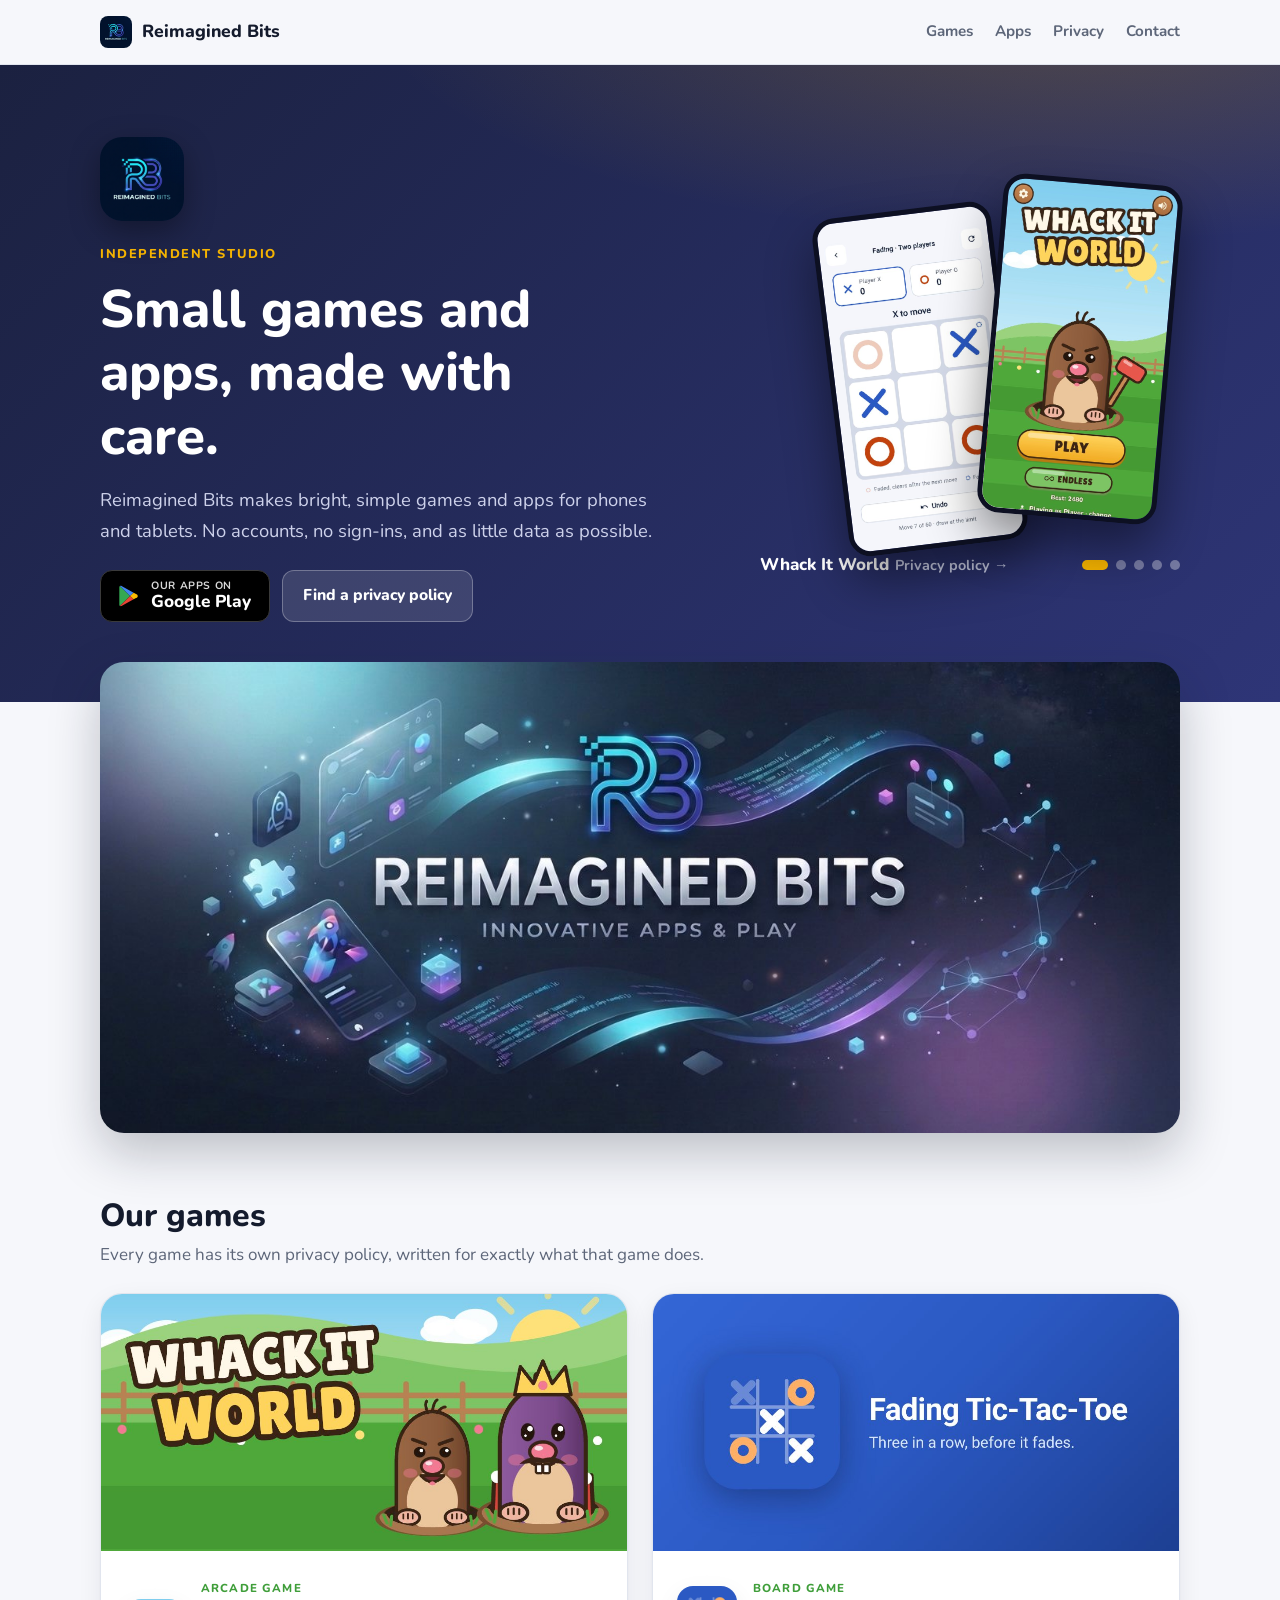
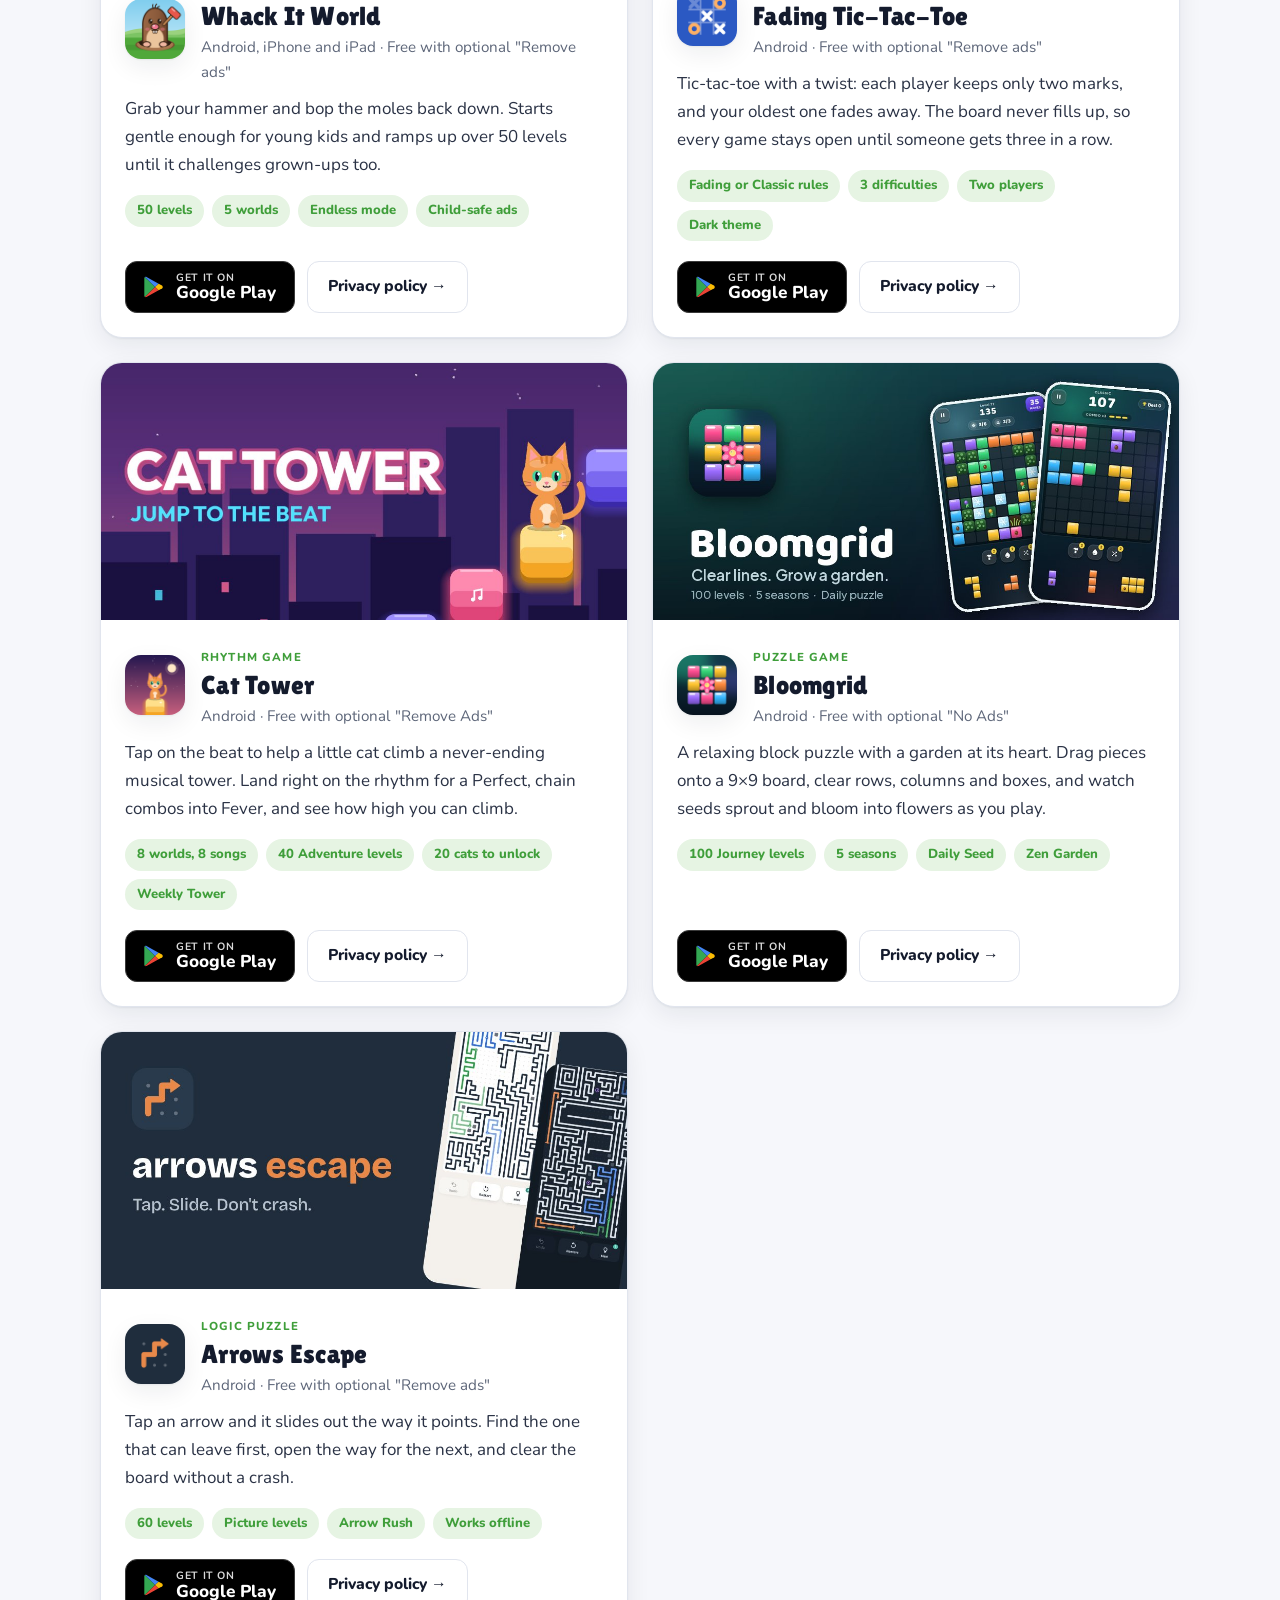
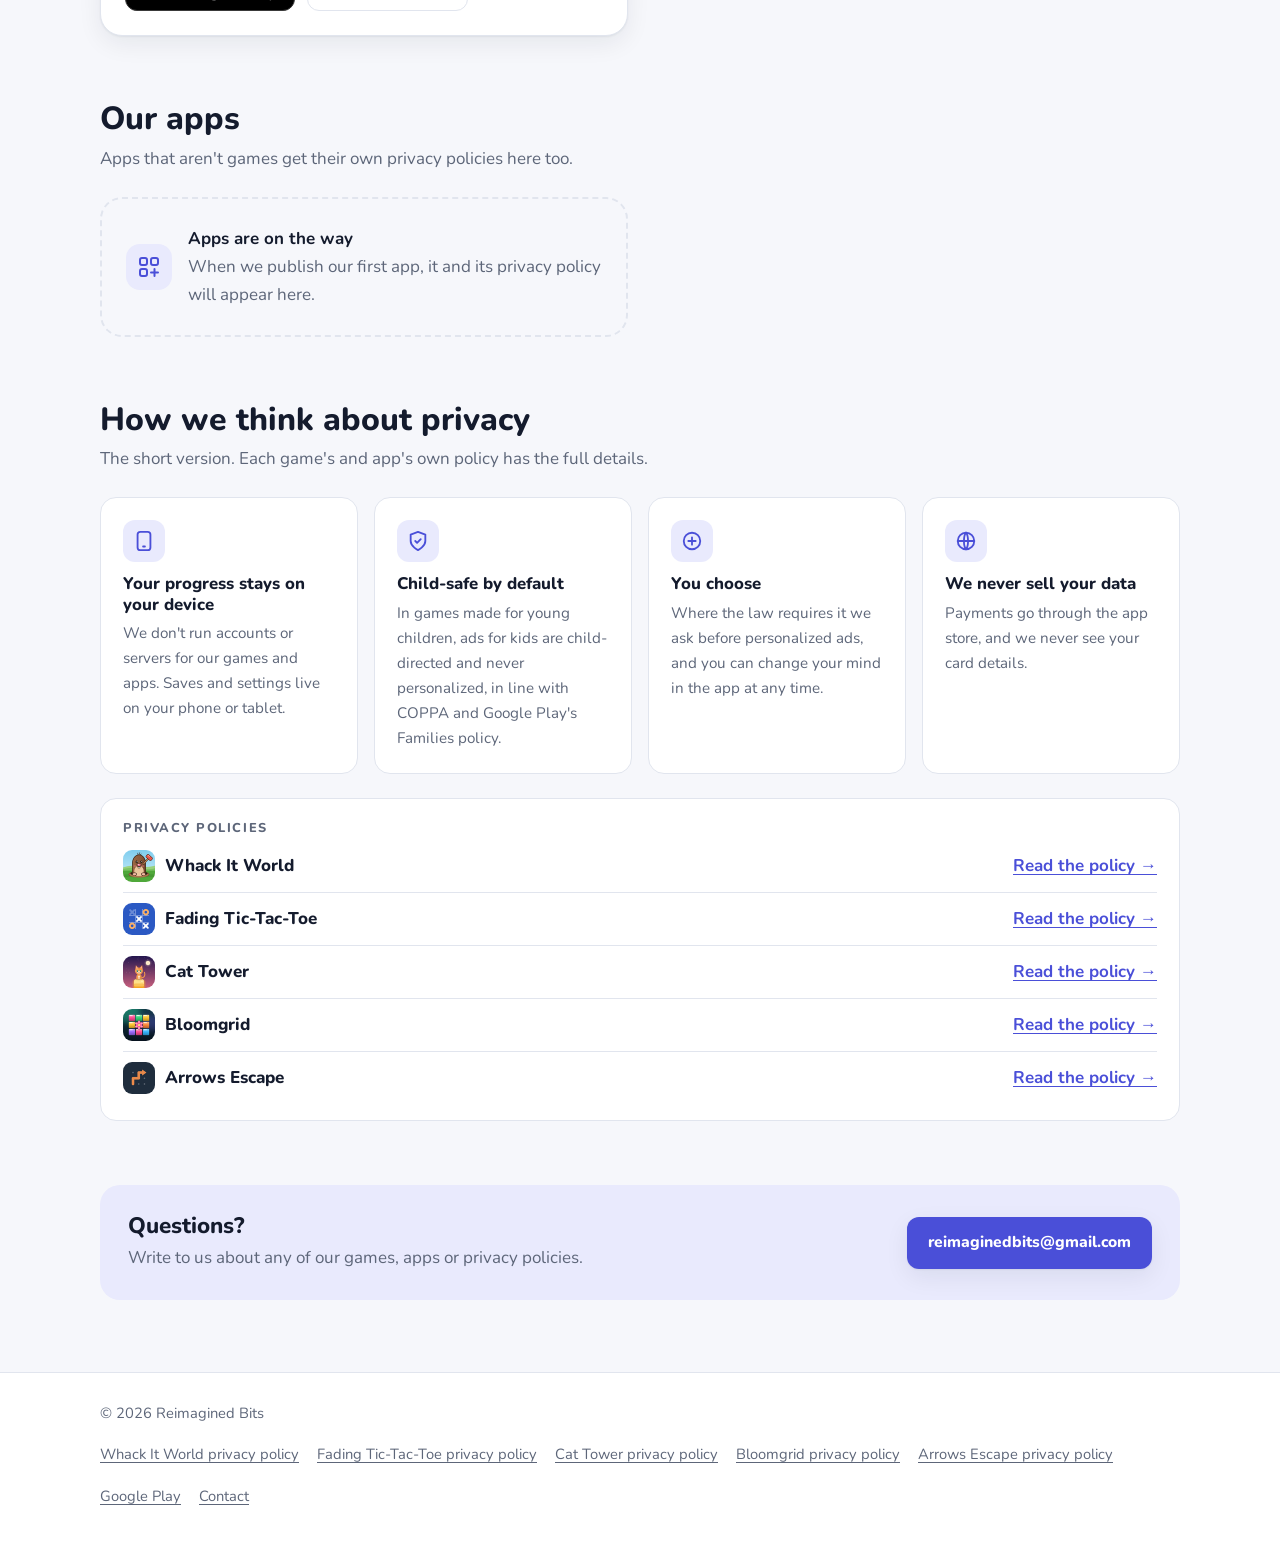
<file: index.html>
<!doctype html>
<html lang="en">
<head>
  <meta charset="utf-8">
  <meta name="viewport" content="width=device-width, initial-scale=1">
  <title>Reimagined Bits · Games, apps and privacy</title>
  <meta name="description" content="Reimagined Bits makes games and apps for phones and tablets. Find them and their privacy policies here.">
  <meta property="og:title" content="Reimagined Bits">
  <meta property="og:description" content="Games and apps for phones and tablets, and their privacy policies.">
  <meta property="og:image" content="assets/brand/featured.jpg">
  <link rel="icon" href="assets/brand/logo-64.png">
  <link rel="preload" href="assets/fonts/nunito-400.woff2" as="font" type="font/woff2" crossorigin>
  <link rel="stylesheet" href="assets/style.css">
</head>
<body>
<a class="skip" href="#main">Skip to content</a>

<header class="site-header">
  <div class="wrap">
    <a class="brand" href="./" aria-label="Reimagined Bits home">
      <img src="assets/brand/logo-64.png" alt="" width="32" height="32">
      Reimagined Bits
    </a>
    <nav class="nav" aria-label="Main">
      <a href="#games">Games</a>
      <a href="#apps">Apps</a>
      <a href="#privacy">Privacy</a>
      <a class="hide-sm" href="#contact">Contact</a>
    </nav>
  </div>
</header>

<main id="main">
  <section class="hero">
    <div class="wrap">
      <div>
      <img class="hero-logo" src="assets/brand/logo.png" alt="Reimagined Bits logo" width="84" height="84">
      <span class="eyebrow">Independent studio</span>
      <h1>Small games and apps, made with care.</h1>
      <p>Reimagined Bits makes bright, simple games and apps for phones and tablets. No accounts, no sign-ins, and as little data as possible.</p>
      <div class="actions">
        <a class="btn btn-play" href="https://play.google.com/store/apps/developer?id=Reimagined+Bits" rel="noopener">
          <svg viewBox="0 0 24 24" aria-hidden="true"><path d="M4.5 2.8 14 12l-9.5 9.2c-.3-.2-.5-.6-.5-1V3.8c0-.4.2-.8.5-1Z" fill="#34a853"/><path d="m17.2 8.9-3.2 3.1L4.5 2.8l.2-.1c.4-.2.9-.2 1.3 0Z" fill="#4285f4"/><path d="m17.2 15.1-11.2 6.2c-.4.2-.9.2-1.3 0l-.2-.1L14 12Z" fill="#ea4335"/><path d="M20.3 10.6c.9.5.9 2.3 0 2.8l-3.1 1.7L14 12l3.2-3.1Z" fill="#fbbc04"/></svg>
          <div><small>Our apps on</small><span>Google Play</span></div>
        </a>
        <a class="btn btn-light" href="#privacy">Find a privacy policy</a>
      </div>
      </div>
      <div class="hero-art" role="region" aria-roledescription="carousel" aria-label="Our games">
        <a class="slide" href="whack-it-world/" data-name="Whack It World" tabindex="-1"><img src="whack-it-world/img/shot-home.jpg" alt="Whack It World" width="540" height="960"></a>
        <a class="slide" href="fading-tic-tac-toe/" data-name="Fading Tic-Tac-Toe" tabindex="-1"><img src="fading-tic-tac-toe/img/shot-fading.jpg" alt="Fading Tic-Tac-Toe" width="540" height="960"></a>
        <a class="slide" href="cat-tower/" data-name="Cat Tower" tabindex="-1"><img src="cat-tower/img/shot-home.jpg" alt="Cat Tower" width="540" height="960"></a>
        <a class="slide" href="bloomgrid/" data-name="Bloomgrid" tabindex="-1"><img src="bloomgrid/img/shot-home.jpg" alt="Bloomgrid" width="540" height="960"></a>
        <a class="slide" href="arrows-escape/" data-name="Arrows Escape" tabindex="-1"><img src="arrows-escape/img/shot-home.jpg" alt="Arrows Escape" width="540" height="960"></a>
        <div class="caption">
          <a id="slide-link" href="whack-it-world/">Whack It World<span>Privacy policy &rarr;</span></a>
          <div class="dots" role="group" aria-label="Choose a game"></div>
        </div>
      </div>
    </div>
  </section>

  <div class="wrap brand-banner">
    <img src="assets/brand/featured.jpg" alt="Reimagined Bits: Innovative apps and play" width="1376" height="768">
  </div>

  <section id="games" class="section">
    <div class="wrap">
      <div class="section-head">
        <h2>Our games</h2>
        <p>Every game has its own privacy policy, written for exactly what that game does.</p>
      </div>

      <div class="catalog">
        <!-- One <article class="product-card"> per game. Copy a card to add the next game. -->
        <article class="product-card">
          <a class="banner" href="whack-it-world/" tabindex="-1" aria-hidden="true"><img src="whack-it-world/img/feature.jpg" alt="" width="1024" height="500" loading="lazy"></a>
          <div class="product-body">
            <div class="game-title">
              <img src="whack-it-world/img/icon.png" alt="" width="60" height="60">
              <div>
                <span class="kind">Arcade game</span>
                <h3>Whack It World</h3>
                <p class="sub">Android, iPhone and iPad · Free with optional "Remove ads"</p>
              </div>
            </div>
            <p>Grab your hammer and bop the moles back down. Starts gentle enough for young kids and ramps up over 50 levels until it challenges grown-ups too.</p>
            <ul class="tags">
              <li>50 levels</li><li>5 worlds</li><li>Endless mode</li><li>Child-safe ads</li>
            </ul>
            <div class="actions">
              <a class="btn btn-play" href="https://play.google.com/store/apps/details?id=com.reimaginedbits.whackitworld" rel="noopener">
                <svg viewBox="0 0 24 24" aria-hidden="true"><path d="M4.5 2.8 14 12l-9.5 9.2c-.3-.2-.5-.6-.5-1V3.8c0-.4.2-.8.5-1Z" fill="#34a853"/><path d="m17.2 8.9-3.2 3.1L4.5 2.8l.2-.1c.4-.2.9-.2 1.3 0Z" fill="#4285f4"/><path d="m17.2 15.1-11.2 6.2c-.4.2-.9.2-1.3 0l-.2-.1L14 12Z" fill="#ea4335"/><path d="M20.3 10.6c.9.5.9 2.3 0 2.8l-3.1 1.7L14 12l3.2-3.1Z" fill="#fbbc04"/></svg>
                <div><small>Get it on</small><span>Google Play</span></div>
              </a>
              <a class="btn btn-ghost" href="whack-it-world/">Privacy policy &rarr;</a>
            </div>
          </div>
        </article>

        <article class="product-card">
          <a class="banner" href="fading-tic-tac-toe/" tabindex="-1" aria-hidden="true"><img src="fading-tic-tac-toe/img/feature.jpg" alt="" width="1024" height="500" loading="lazy"></a>
          <div class="product-body">
            <div class="game-title">
              <img src="fading-tic-tac-toe/img/icon.png" alt="" width="60" height="60">
              <div>
                <span class="kind">Board game</span>
                <h3>Fading Tic-Tac-Toe</h3>
                <p class="sub">Android · Free with optional "Remove ads"</p>
              </div>
            </div>
            <p>Tic-tac-toe with a twist: each player keeps only two marks, and your oldest one fades away. The board never fills up, so every game stays open until someone gets three in a row.</p>
            <ul class="tags">
              <li>Fading or Classic rules</li><li>3 difficulties</li><li>Two players</li><li>Dark theme</li>
            </ul>
            <div class="actions">
              <a class="btn btn-play" href="https://play.google.com/store/apps/details?id=com.reimaginedbits.tictactoe" rel="noopener">
                <svg viewBox="0 0 24 24" aria-hidden="true"><path d="M4.5 2.8 14 12l-9.5 9.2c-.3-.2-.5-.6-.5-1V3.8c0-.4.2-.8.5-1Z" fill="#34a853"/><path d="m17.2 8.9-3.2 3.1L4.5 2.8l.2-.1c.4-.2.9-.2 1.3 0Z" fill="#4285f4"/><path d="m17.2 15.1-11.2 6.2c-.4.2-.9.2-1.3 0l-.2-.1L14 12Z" fill="#ea4335"/><path d="M20.3 10.6c.9.5.9 2.3 0 2.8l-3.1 1.7L14 12l3.2-3.1Z" fill="#fbbc04"/></svg>
                <div><small>Get it on</small><span>Google Play</span></div>
              </a>
              <a class="btn btn-ghost" href="fading-tic-tac-toe/">Privacy policy &rarr;</a>
            </div>
          </div>
        </article>

        <article class="product-card">
          <a class="banner" href="cat-tower/" tabindex="-1" aria-hidden="true"><img src="cat-tower/img/feature.jpg" alt="" width="1024" height="500" loading="lazy"></a>
          <div class="product-body">
            <div class="game-title">
              <img src="cat-tower/img/icon.png" alt="" width="60" height="60">
              <div>
                <span class="kind">Rhythm game</span>
                <h3>Cat Tower</h3>
                <p class="sub">Android · Free with optional "Remove Ads"</p>
              </div>
            </div>
            <p>Tap on the beat to help a little cat climb a never-ending musical tower. Land right on the rhythm for a Perfect, chain combos into Fever, and see how high you can climb.</p>
            <ul class="tags">
              <li>8 worlds, 8 songs</li><li>40 Adventure levels</li><li>20 cats to unlock</li><li>Weekly Tower</li>
            </ul>
            <div class="actions">
              <a class="btn btn-play" href="https://play.google.com/store/apps/details?id=com.reimaginedbits.cattower" rel="noopener">
                <svg viewBox="0 0 24 24" aria-hidden="true"><path d="M4.5 2.8 14 12l-9.5 9.2c-.3-.2-.5-.6-.5-1V3.8c0-.4.2-.8.5-1Z" fill="#34a853"/><path d="m17.2 8.9-3.2 3.1L4.5 2.8l.2-.1c.4-.2.9-.2 1.3 0Z" fill="#4285f4"/><path d="m17.2 15.1-11.2 6.2c-.4.2-.9.2-1.3 0l-.2-.1L14 12Z" fill="#ea4335"/><path d="M20.3 10.6c.9.5.9 2.3 0 2.8l-3.1 1.7L14 12l3.2-3.1Z" fill="#fbbc04"/></svg>
                <div><small>Get it on</small><span>Google Play</span></div>
              </a>
              <a class="btn btn-ghost" href="cat-tower/">Privacy policy &rarr;</a>
            </div>
          </div>
        </article>

        <article class="product-card">
          <a class="banner" href="bloomgrid/" tabindex="-1" aria-hidden="true"><img src="bloomgrid/img/feature.jpg" alt="" width="1024" height="500" loading="lazy"></a>
          <div class="product-body">
            <div class="game-title">
              <img src="bloomgrid/img/icon.png" alt="" width="60" height="60">
              <div>
                <span class="kind">Puzzle game</span>
                <h3>Bloomgrid</h3>
                <p class="sub">Android · Free with optional "No Ads"</p>
              </div>
            </div>
            <p>A relaxing block puzzle with a garden at its heart. Drag pieces onto a 9×9 board, clear rows, columns and boxes, and watch seeds sprout and bloom into flowers as you play.</p>
            <ul class="tags">
              <li>100 Journey levels</li><li>5 seasons</li><li>Daily Seed</li><li>Zen Garden</li>
            </ul>
            <div class="actions">
              <a class="btn btn-play" href="https://play.google.com/store/apps/details?id=com.reimaginedbits.bloomgrid" rel="noopener">
                <svg viewBox="0 0 24 24" aria-hidden="true"><path d="M4.5 2.8 14 12l-9.5 9.2c-.3-.2-.5-.6-.5-1V3.8c0-.4.2-.8.5-1Z" fill="#34a853"/><path d="m17.2 8.9-3.2 3.1L4.5 2.8l.2-.1c.4-.2.9-.2 1.3 0Z" fill="#4285f4"/><path d="m17.2 15.1-11.2 6.2c-.4.2-.9.2-1.3 0l-.2-.1L14 12Z" fill="#ea4335"/><path d="M20.3 10.6c.9.5.9 2.3 0 2.8l-3.1 1.7L14 12l3.2-3.1Z" fill="#fbbc04"/></svg>
                <div><small>Get it on</small><span>Google Play</span></div>
              </a>
              <a class="btn btn-ghost" href="bloomgrid/">Privacy policy &rarr;</a>
            </div>
          </div>
        </article>

        <article class="product-card">
          <a class="banner" href="arrows-escape/" tabindex="-1" aria-hidden="true"><img src="arrows-escape/img/feature.jpg" alt="" width="1024" height="500" loading="lazy"></a>
          <div class="product-body">
            <div class="game-title">
              <img src="arrows-escape/img/icon.png" alt="" width="60" height="60">
              <div>
                <span class="kind">Logic puzzle</span>
                <h3>Arrows Escape</h3>
                <p class="sub">Android · Free with optional "Remove ads"</p>
              </div>
            </div>
            <p>Tap an arrow and it slides out the way it points. Find the one that can leave first, open the way for the next, and clear the board without a crash.</p>
            <ul class="tags">
              <li>60 levels</li><li>Picture levels</li><li>Arrow Rush</li><li>Works offline</li>
            </ul>
            <div class="actions">
              <a class="btn btn-play" href="https://play.google.com/store/apps/details?id=com.reimaginedbits.arrowsescape" rel="noopener">
                <svg viewBox="0 0 24 24" aria-hidden="true"><path d="M4.5 2.8 14 12l-9.5 9.2c-.3-.2-.5-.6-.5-1V3.8c0-.4.2-.8.5-1Z" fill="#34a853"/><path d="m17.2 8.9-3.2 3.1L4.5 2.8l.2-.1c.4-.2.9-.2 1.3 0Z" fill="#4285f4"/><path d="m17.2 15.1-11.2 6.2c-.4.2-.9.2-1.3 0l-.2-.1L14 12Z" fill="#ea4335"/><path d="M20.3 10.6c.9.5.9 2.3 0 2.8l-3.1 1.7L14 12l3.2-3.1Z" fill="#fbbc04"/></svg>
                <div><small>Get it on</small><span>Google Play</span></div>
              </a>
              <a class="btn btn-ghost" href="arrows-escape/">Privacy policy &rarr;</a>
            </div>
          </div>
        </article>
      </div>
    </div>
  </section>

  <section id="apps" class="section">
    <div class="wrap">
      <div class="section-head">
        <h2>Our apps</h2>
        <p>Apps that aren't games get their own privacy policies here too.</p>
      </div>

      <div class="catalog">
        <!--
          Add apps here with the same <article class="product-card"> block used for games,
          and change <span class="kind"> to what the app is, for example "Productivity app".
          Delete the placeholder below once the first app is listed.
        -->
        <div class="empty-card">
          <div class="ico"><svg viewBox="0 0 24 24" fill="none" stroke="currentColor" stroke-width="2" stroke-linecap="round" stroke-linejoin="round" aria-hidden="true"><rect x="3" y="3" width="7" height="7" rx="2"/><rect x="14" y="3" width="7" height="7" rx="2"/><rect x="3" y="14" width="7" height="7" rx="2"/><path d="M17.5 14v7M14 17.5h7"/></svg></div>
          <div><b>Apps are on the way</b><p>When we publish our first app, it and its privacy policy will appear here.</p></div>
        </div>
      </div>
    </div>
  </section>

  <section id="privacy" class="section">
    <div class="wrap">
      <div class="section-head">
        <h2>How we think about privacy</h2>
        <p>The short version. Each game's and app's own policy has the full details.</p>
      </div>
      <div class="grid">
        <div class="tile">
          <div class="ico"><svg viewBox="0 0 24 24" fill="none" stroke="currentColor" stroke-width="2" stroke-linecap="round" stroke-linejoin="round" aria-hidden="true"><rect x="5" y="2" width="14" height="20" rx="3"/><path d="M11 18h2"/></svg></div>
          <h3>Your progress stays on your device</h3>
          <p>We don't run accounts or servers for our games and apps. Saves and settings live on your phone or tablet.</p>
        </div>
        <div class="tile">
          <div class="ico"><svg viewBox="0 0 24 24" fill="none" stroke="currentColor" stroke-width="2" stroke-linecap="round" stroke-linejoin="round" aria-hidden="true"><path d="M12 22s8-4 8-10V5l-8-3-8 3v7c0 6 8 10 8 10Z"/><path d="m9 12 2 2 4-4"/></svg></div>
          <h3>Child-safe by default</h3>
          <p>In games made for young children, ads for kids are child-directed and never personalized, in line with COPPA and Google Play's Families policy.</p>
        </div>
        <div class="tile">
          <div class="ico"><svg viewBox="0 0 24 24" fill="none" stroke="currentColor" stroke-width="2" stroke-linecap="round" stroke-linejoin="round" aria-hidden="true"><circle cx="12" cy="12" r="9"/><path d="M8 12h8M12 8v8"/></svg></div>
          <h3>You choose</h3>
          <p>Where the law requires it we ask before personalized ads, and you can change your mind in the app at any time.</p>
        </div>
        <div class="tile">
          <div class="ico"><svg viewBox="0 0 24 24" fill="none" stroke="currentColor" stroke-width="2" stroke-linecap="round" stroke-linejoin="round" aria-hidden="true"><path d="M3 12h18M12 3c3 3.5 3 14.5 0 18M12 3c-3 3.5-3 14.5 0 18"/><circle cx="12" cy="12" r="9"/></svg></div>
          <h3>We never sell your data</h3>
          <p>Payments go through the app store, and we never see your card details.</p>
        </div>
      </div>
      <div class="policy-index">
        <h3>Privacy policies</h3>
        <ul>
          <li><span class="name"><img src="whack-it-world/img/icon-64.png" alt="" width="32" height="32">Whack It World</span><a href="whack-it-world/">Read the policy &rarr;</a></li>
          <li><span class="name"><img src="fading-tic-tac-toe/img/icon-64.png" alt="" width="32" height="32">Fading Tic-Tac-Toe</span><a href="fading-tic-tac-toe/">Read the policy &rarr;</a></li>
          <li><span class="name"><img src="cat-tower/img/icon-64.png" alt="" width="32" height="32">Cat Tower</span><a href="cat-tower/">Read the policy &rarr;</a></li>
          <li><span class="name"><img src="bloomgrid/img/icon-64.png" alt="" width="32" height="32">Bloomgrid</span><a href="bloomgrid/">Read the policy &rarr;</a></li>
          <li><span class="name"><img src="arrows-escape/img/icon-64.png" alt="" width="32" height="32">Arrows Escape</span><a href="arrows-escape/">Read the policy &rarr;</a></li>
          <!-- Add one <li> for every game and app. -->
        </ul>
      </div>
    </div>
  </section>

  <section id="contact" class="section">
    <div class="wrap">
      <div class="contact-card">
        <div>
          <h2>Questions?</h2>
          <p>Write to us about any of our games, apps or privacy policies.</p>
        </div>
        <a class="btn btn-primary" href="mailto:reimaginedbits@gmail.com">reimaginedbits@gmail.com</a>
      </div>
    </div>
  </section>
</main>

<footer class="site-footer">
  <div class="wrap">
    <div>© 2026 Reimagined Bits</div>
    <div class="links">
      <a href="whack-it-world/">Whack It World privacy policy</a>
      <a href="fading-tic-tac-toe/">Fading Tic-Tac-Toe privacy policy</a>
      <a href="cat-tower/">Cat Tower privacy policy</a>
      <a href="bloomgrid/">Bloomgrid privacy policy</a>
      <a href="arrows-escape/">Arrows Escape privacy policy</a>
      <a href="https://play.google.com/store/apps/developer?id=Reimagined+Bits" rel="noopener">Google Play</a>
      <a href="mailto:reimaginedbits@gmail.com">Contact</a>
    </div>
  </div>
</footer>
<script>
// Hero slider: the front phone shows one game, the back phone the next, and they move on every few seconds.
(function () {
  var art = document.querySelector('.hero-art');
  if (!art) return;
  var slides = [].slice.call(art.querySelectorAll('.slide'));
  var link = document.getElementById('slide-link');
  var dots = art.querySelector('.dots');
  var n = slides.length, cur = 0, timer = null;
  var still = window.matchMedia && window.matchMedia('(prefers-reduced-motion: reduce)').matches;
  slides.forEach(function (s, i) {
    var b = document.createElement('button');
    b.type = 'button';
    b.setAttribute('aria-label', s.dataset.name);
    b.addEventListener('click', function () { show(i); restart(); });
    dots.appendChild(b);
  });
  function show(i) {
    var prev = cur; cur = (i + n) % n;
    slides.forEach(function (s, k) {
      s.className = 'slide' + (k === cur ? ' is-front' : k === (cur + 1) % n ? ' is-back' : k === prev && prev !== cur ? ' is-out' : ' is-in');
      s.tabIndex = k === cur ? 0 : -1;
    });
    [].forEach.call(dots.children, function (d, k) { d.setAttribute('aria-current', k === cur ? 'true' : 'false'); });
    link.href = slides[cur].getAttribute('href');
    link.firstChild.nodeValue = slides[cur].dataset.name;
  }
  function restart() { if (still) return; clearInterval(timer); timer = setInterval(function () { show(cur + 1); }, 3500); }
  art.addEventListener('mouseenter', function () { clearInterval(timer); });
  art.addEventListener('mouseleave', restart);
  show(0); restart();
})();
</script>
</body>
</html>
</file>
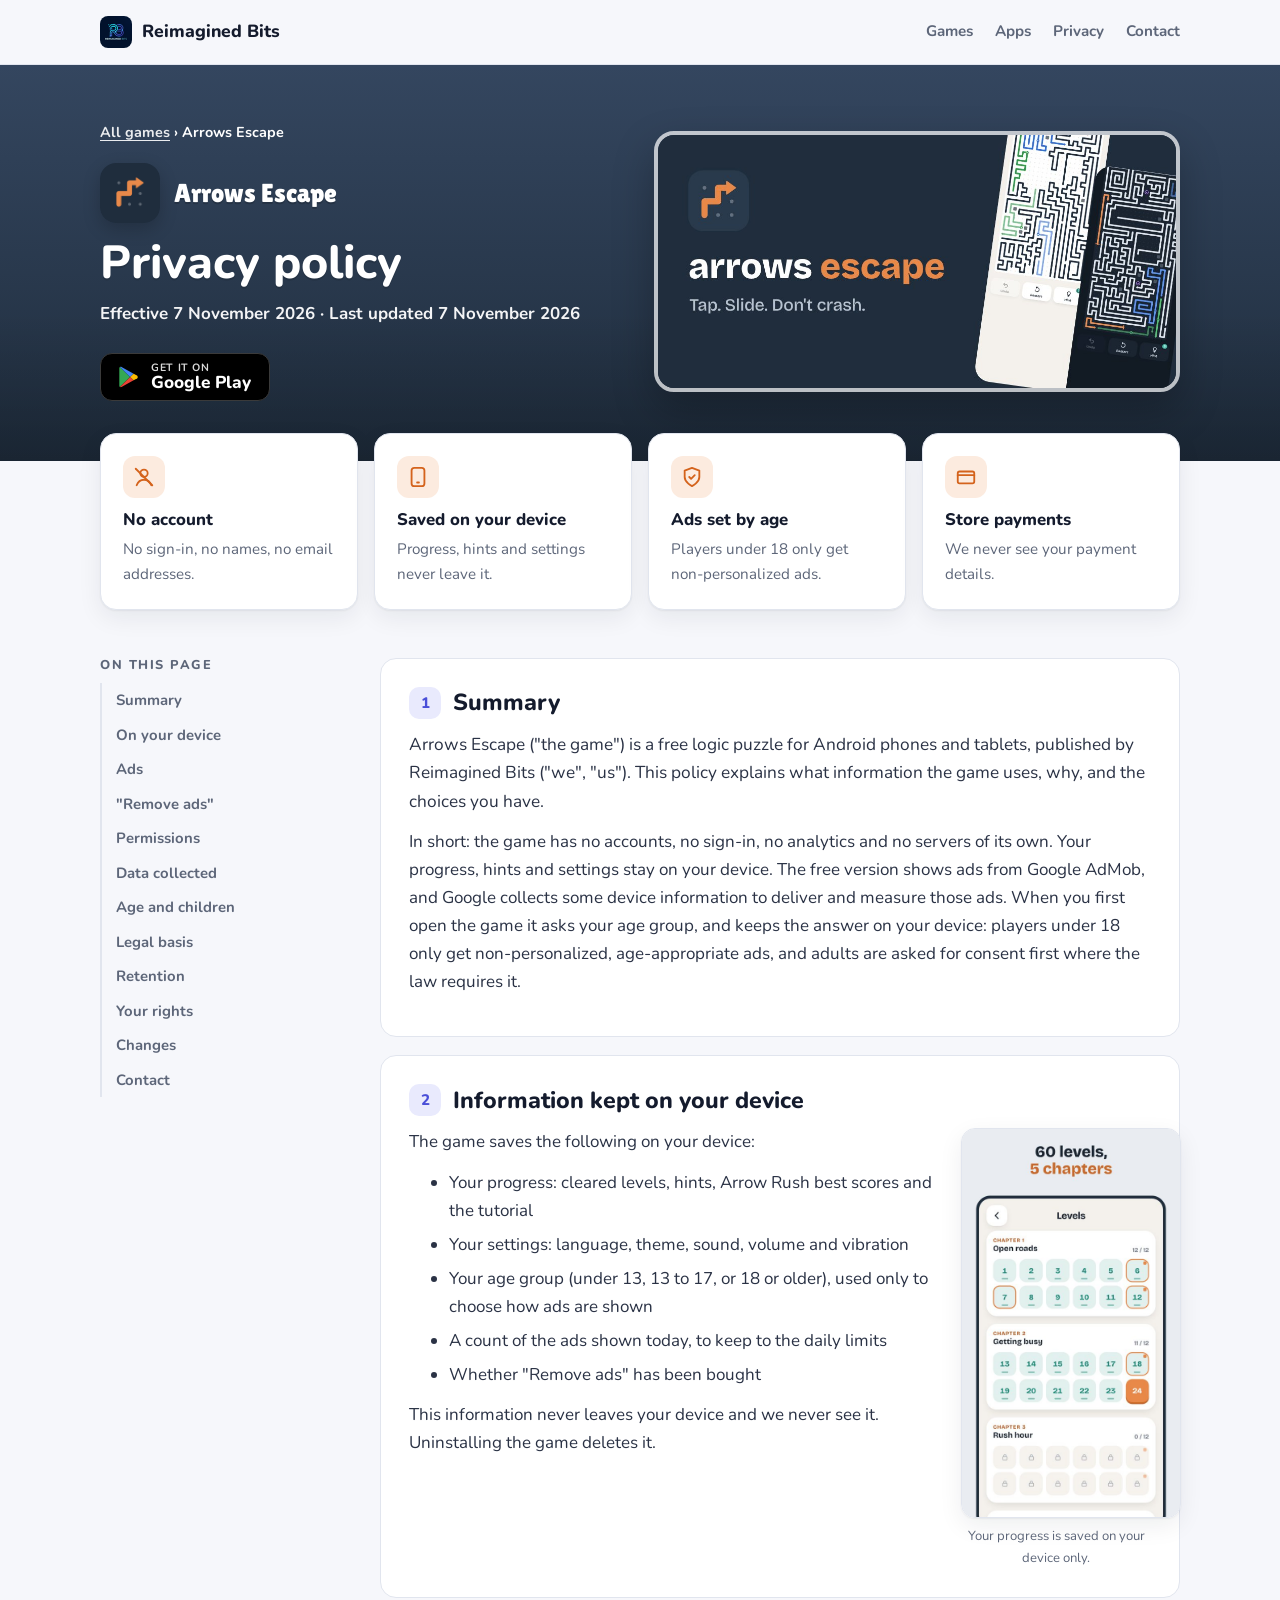
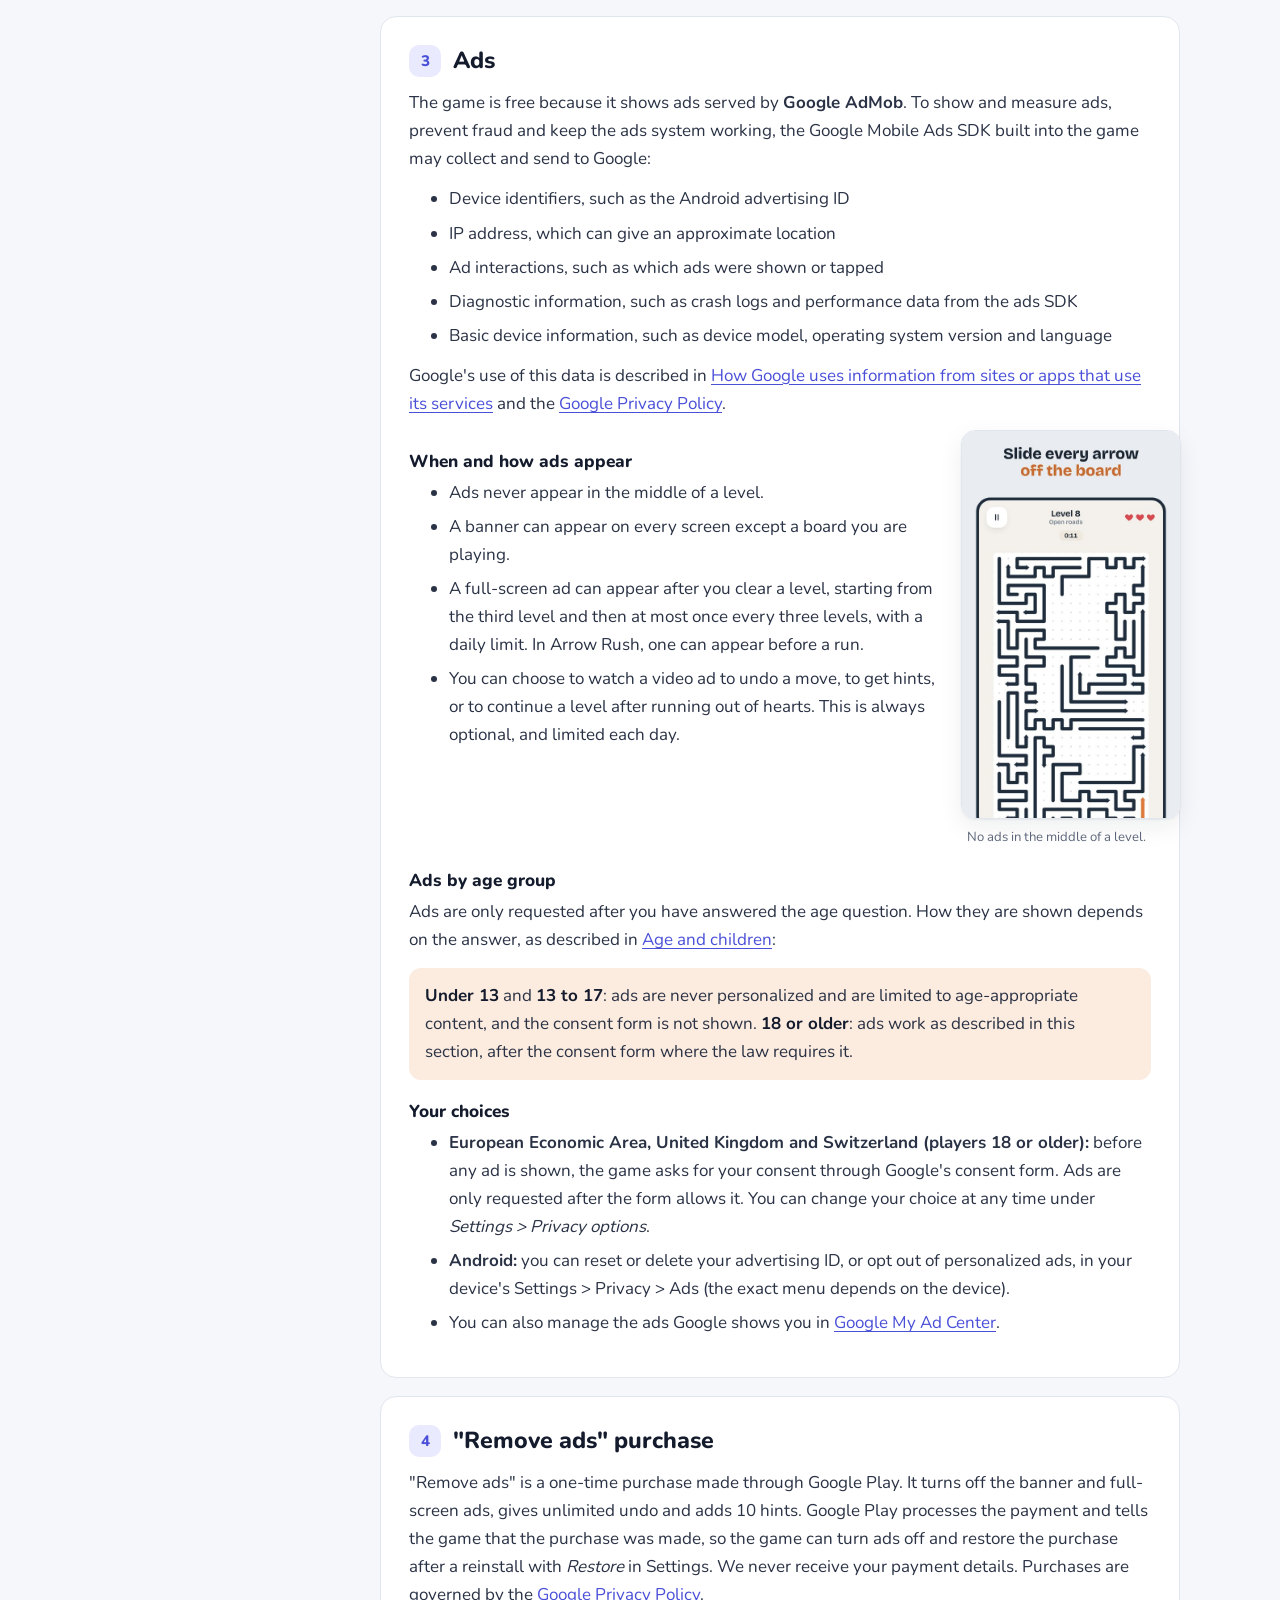
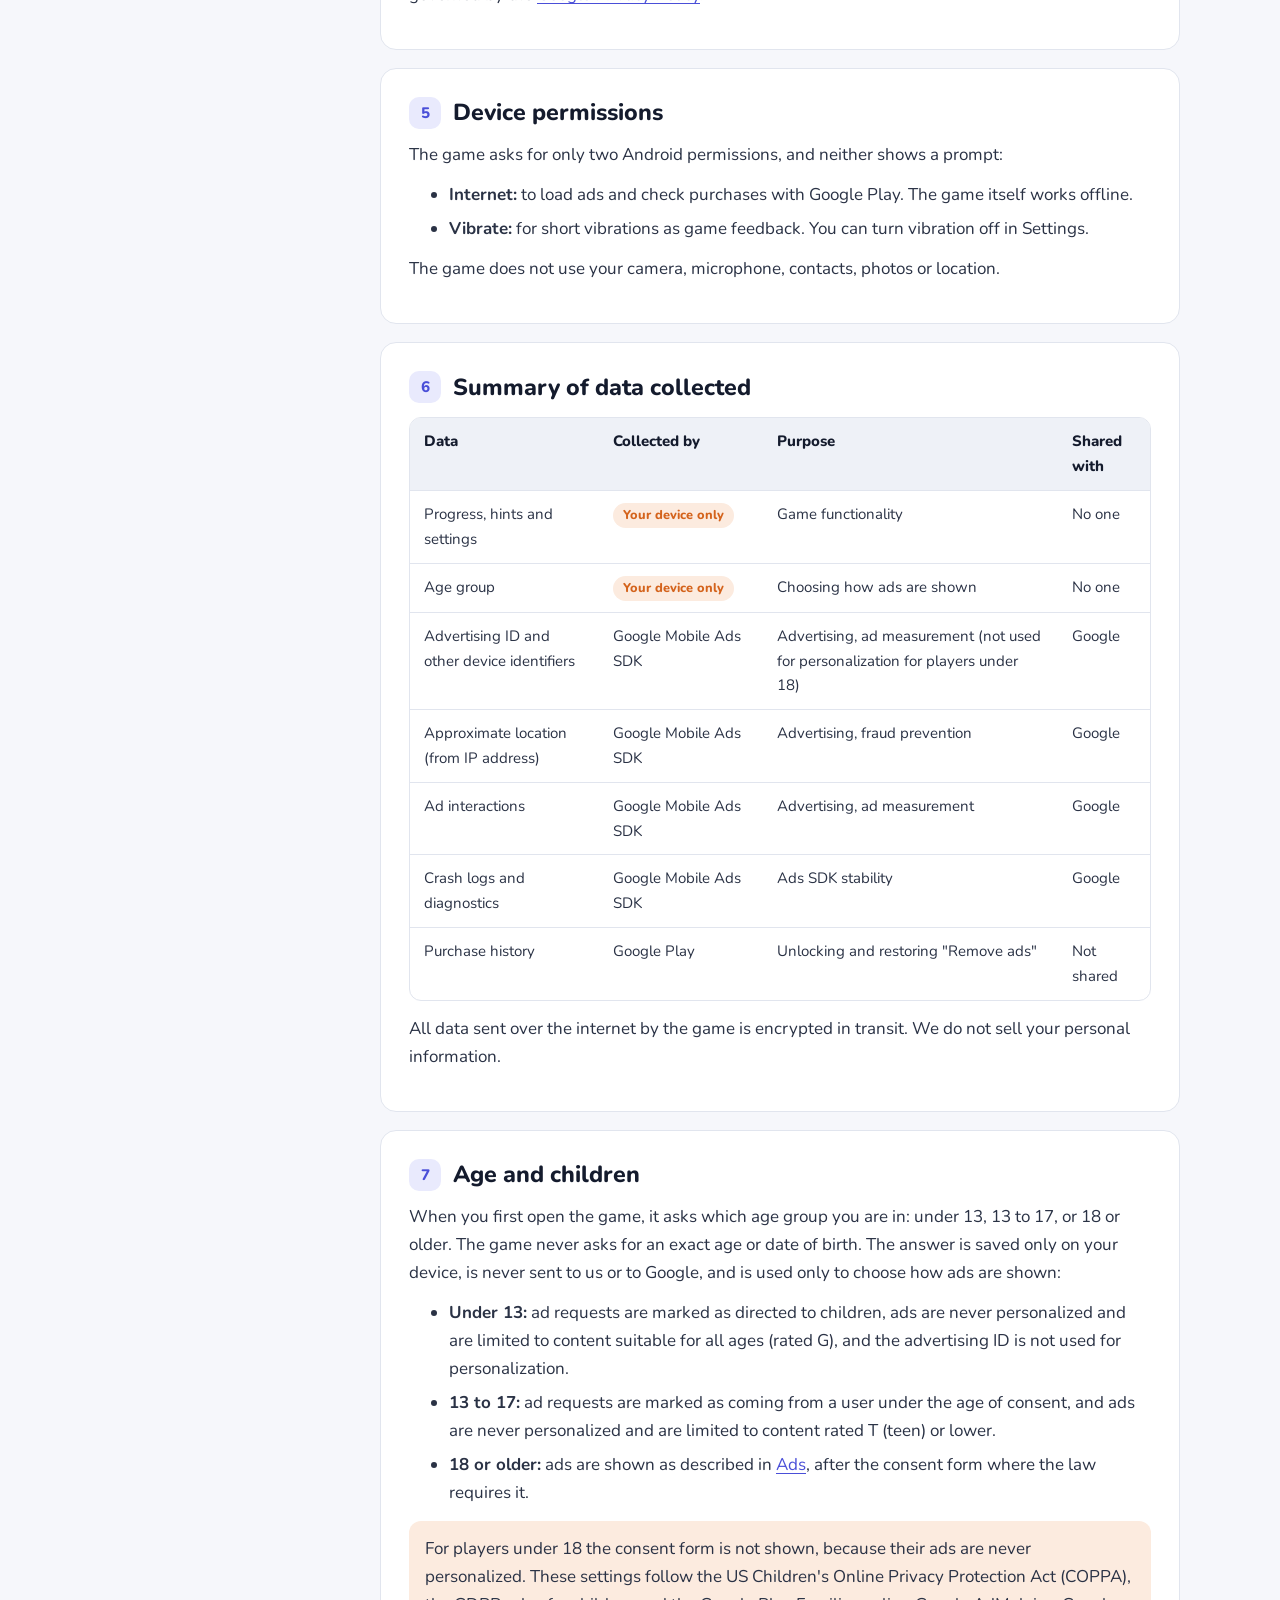
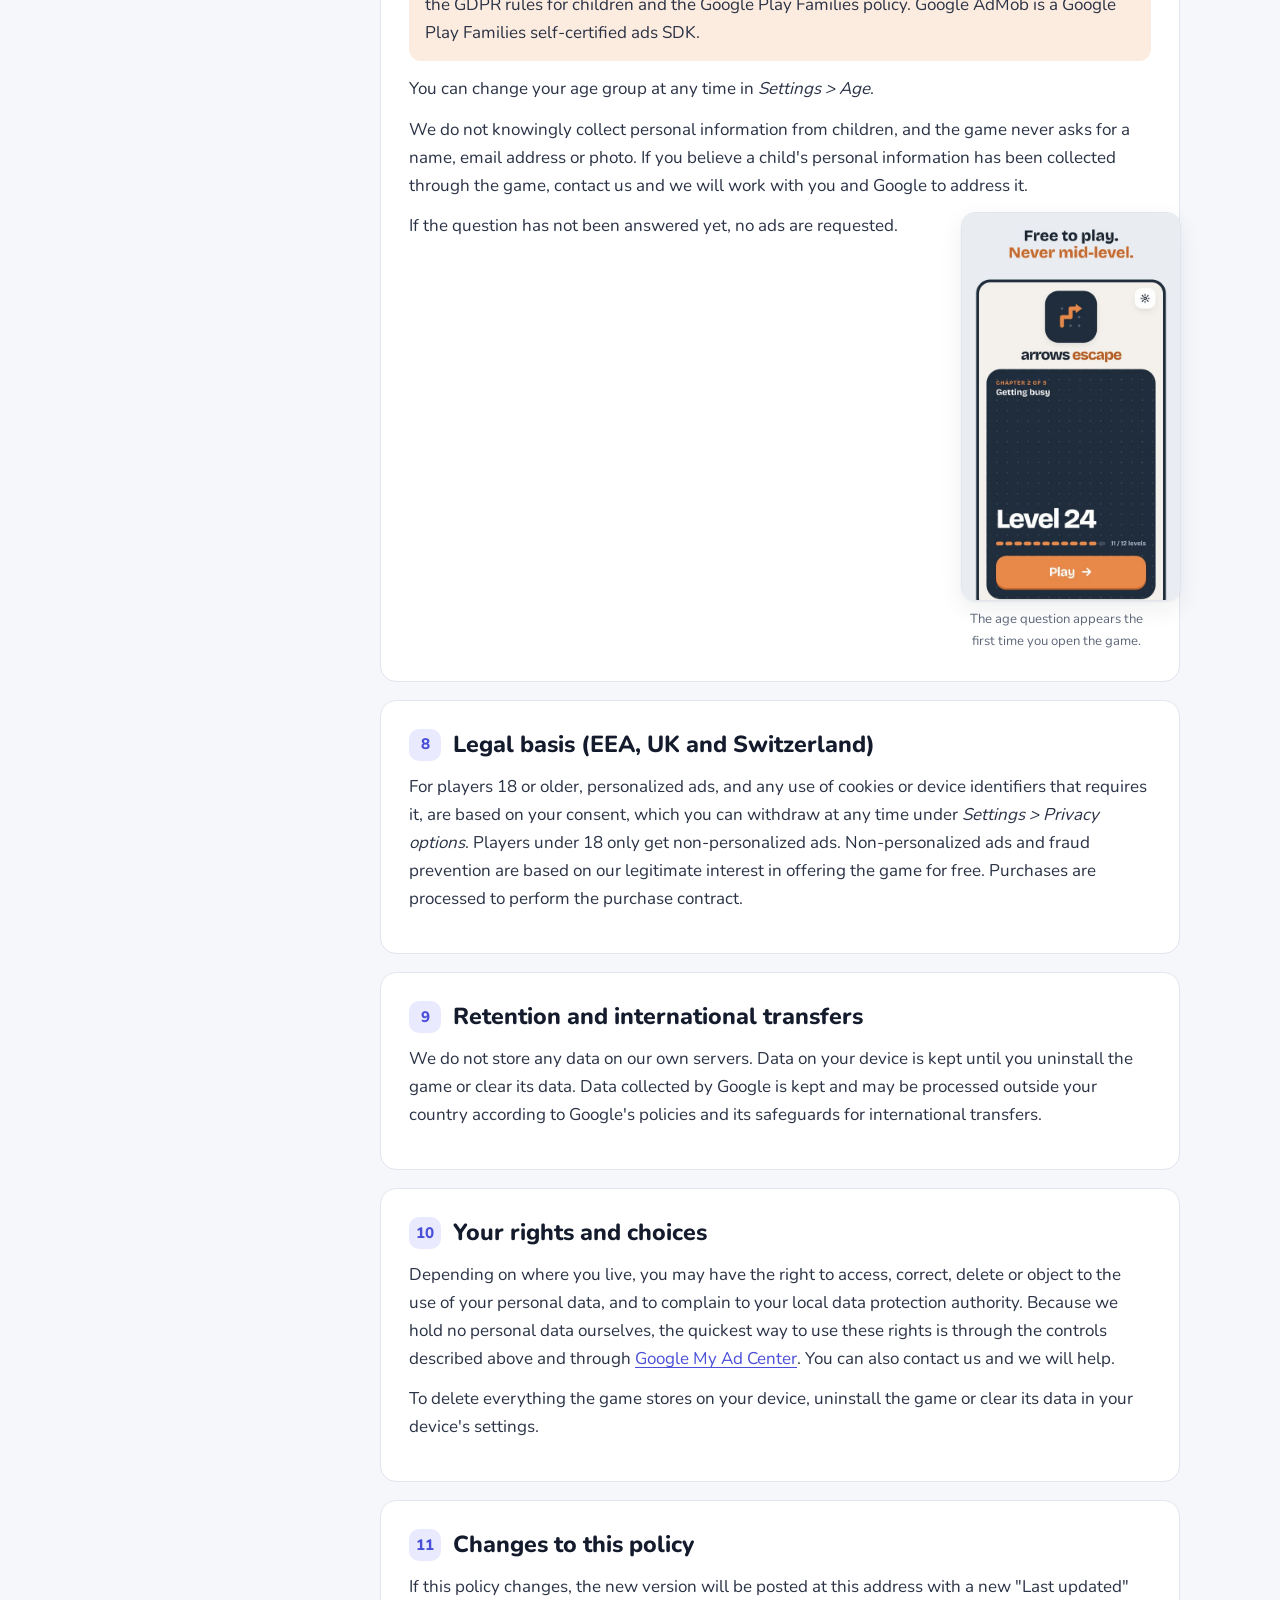
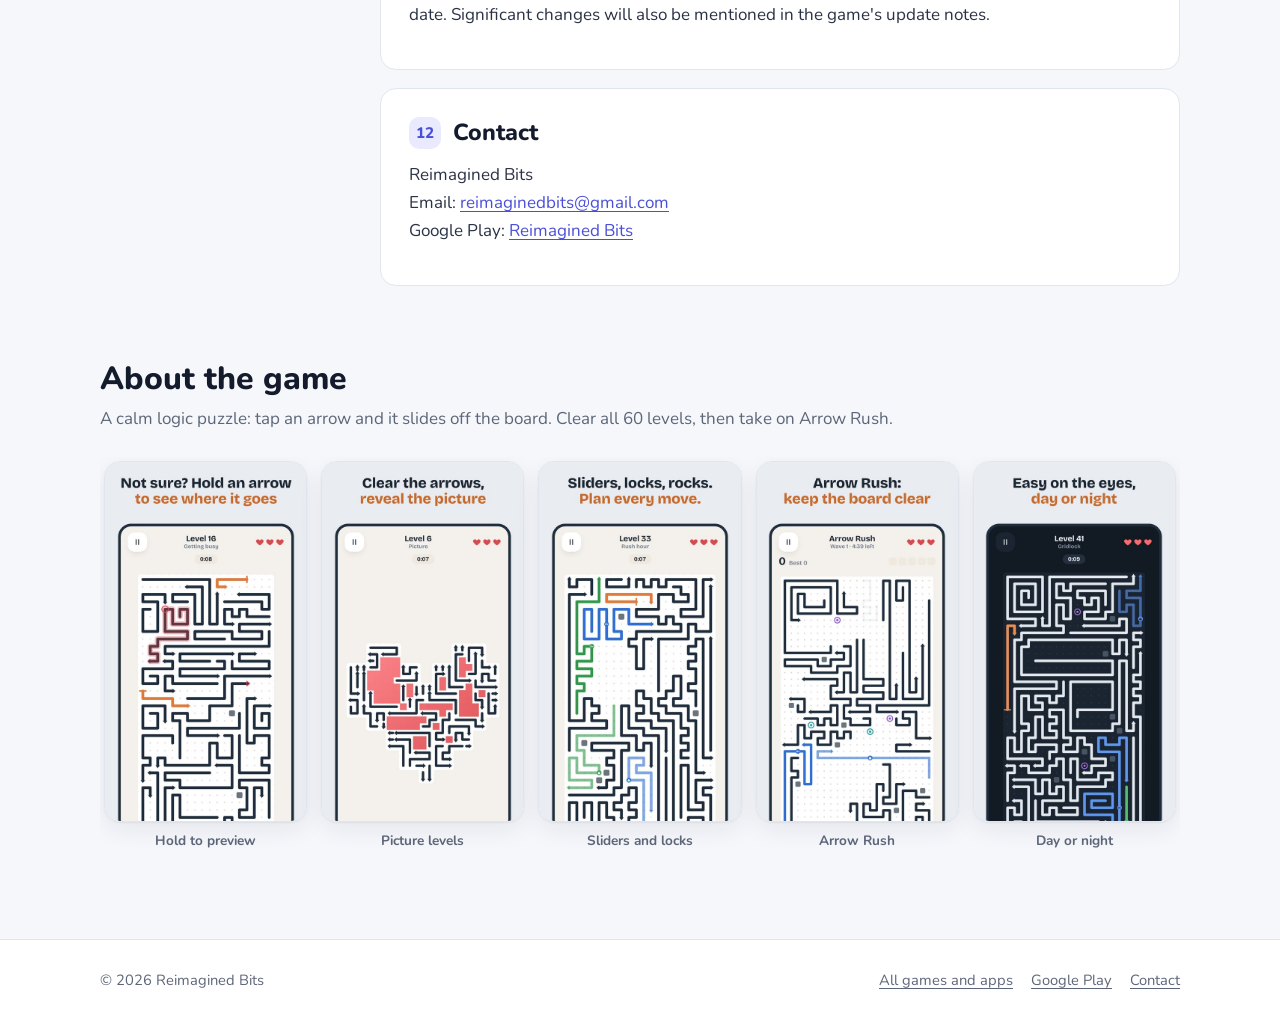
<file: arrows-escape/index.html>
<!doctype html>
<html lang="en">
<head>
  <meta charset="utf-8">
  <meta name="viewport" content="width=device-width, initial-scale=1">
  <title>Arrows Escape privacy policy · Reimagined Bits</title>
  <meta name="description" content="How the Arrows Escape game for Android handles your data.">
  <meta property="og:title" content="Arrows Escape privacy policy">
  <meta property="og:image" content="img/feature.jpg">
  <link rel="icon" href="img/icon-64.png">
  <link rel="preload" href="../assets/fonts/nunito-400.woff2" as="font" type="font/woff2" crossorigin>
  <link rel="stylesheet" href="../assets/style.css">
</head>
<body class="theme-slate" style="--shot-ratio: 9 / 16">
<a class="skip" href="#policy">Skip to the policy</a>

<header class="site-header">
  <div class="wrap">
    <a class="brand" href="../" aria-label="Reimagined Bits home">
      <img src="../assets/brand/logo-64.png" alt="" width="32" height="32">
      Reimagined Bits
    </a>
    <nav class="nav" aria-label="Main">
      <a href="../#games">Games</a>
      <a href="../#apps">Apps</a>
      <a href="../#privacy">Privacy</a>
      <a class="hide-sm" href="#contact">Contact</a>
    </nav>
  </div>
</header>

<main>
  <section class="policy-hero">
    <div class="wrap">
      <div>
        <div class="crumbs"><a href="../#games">All games</a> &rsaquo; Arrows Escape</div>
        <div class="app"><img src="img/icon.png" alt="" width="60" height="60"><span>Arrows Escape</span></div>
        <h1>Privacy policy</h1>
        <p class="dates">Effective 7 November 2026 · Last updated 7 November 2026</p>
        <div class="actions">
          <a class="btn btn-play" href="https://play.google.com/store/apps/details?id=com.reimaginedbits.arrowsescape" rel="noopener">
            <svg viewBox="0 0 24 24" aria-hidden="true"><path d="M4.5 2.8 14 12l-9.5 9.2c-.3-.2-.5-.6-.5-1V3.8c0-.4.2-.8.5-1Z" fill="#34a853"/><path d="m17.2 8.9-3.2 3.1L4.5 2.8l.2-.1c.4-.2.9-.2 1.3 0Z" fill="#4285f4"/><path d="m17.2 15.1-11.2 6.2c-.4.2-.9.2-1.3 0l-.2-.1L14 12Z" fill="#ea4335"/><path d="M20.3 10.6c.9.5.9 2.3 0 2.8l-3.1 1.7L14 12l3.2-3.1Z" fill="#fbbc04"/></svg>
            <div><small>Get it on</small><span>Google Play</span></div>
          </a>
        </div>
      </div>
      <div class="art"><img src="img/feature.jpg" alt="Arrows Escape title art: the game icon with an orange bent arrow, the title arrows escape and the tagline Tap. Slide. Don't crash., next to two phones with arrow puzzles" width="1024" height="500"></div>
    </div>
  </section>

  <section class="glance" aria-label="At a glance">
    <div class="wrap">
      <div class="grid">
        <div class="tile">
          <div class="ico"><svg viewBox="0 0 24 24" fill="none" stroke="currentColor" stroke-width="2" stroke-linecap="round" stroke-linejoin="round" aria-hidden="true"><circle cx="12" cy="8" r="4"/><path d="M4 21c1.5-4 4.5-6 8-6s6.5 2 8 6"/><path d="M3 3l18 18"/></svg></div>
          <h3>No account</h3>
          <p>No sign-in, no names, no email addresses.</p>
        </div>
        <div class="tile">
          <div class="ico"><svg viewBox="0 0 24 24" fill="none" stroke="currentColor" stroke-width="2" stroke-linecap="round" stroke-linejoin="round" aria-hidden="true"><rect x="5" y="2" width="14" height="20" rx="3"/><path d="M11 18h2"/></svg></div>
          <h3>Saved on your device</h3>
          <p>Progress, hints and settings never leave it.</p>
        </div>
        <div class="tile">
          <div class="ico"><svg viewBox="0 0 24 24" fill="none" stroke="currentColor" stroke-width="2" stroke-linecap="round" stroke-linejoin="round" aria-hidden="true"><path d="M12 22s8-4 8-10V5l-8-3-8 3v7c0 6 8 10 8 10Z"/><path d="m9 12 2 2 4-4"/></svg></div>
          <h3>Ads set by age</h3>
          <p>Players under 18 only get non-personalized ads.</p>
        </div>
        <div class="tile">
          <div class="ico"><svg viewBox="0 0 24 24" fill="none" stroke="currentColor" stroke-width="2" stroke-linecap="round" stroke-linejoin="round" aria-hidden="true"><rect x="3" y="6" width="18" height="13" rx="2"/><path d="M3 10h18"/></svg></div>
          <h3>Store payments</h3>
          <p>We never see your payment details.</p>
        </div>
      </div>
    </div>
  </section>

  <div class="wrap policy-layout">
    <nav class="toc" aria-label="On this page">
      <h2>On this page</h2>
      <ol>
        <li><a href="#summary">Summary</a></li>
        <li><a href="#device">On your device</a></li>
        <li><a href="#ads">Ads</a></li>
        <li><a href="#purchases">"Remove ads"</a></li>
        <li><a href="#permissions">Permissions</a></li>
        <li><a href="#data">Data collected</a></li>
        <li><a href="#children">Age and children</a></li>
        <li><a href="#legal">Legal basis</a></li>
        <li><a href="#retention">Retention</a></li>
        <li><a href="#rights">Your rights</a></li>
        <li><a href="#changes">Changes</a></li>
        <li><a href="#contact">Contact</a></li>
      </ol>
    </nav>

    <article class="policy" id="policy">
      <section id="summary">
        <h2><span class="n">1</span>Summary</h2>
        <p class="lead">Arrows Escape ("the game") is a free logic puzzle for Android phones and tablets, published by Reimagined Bits ("we", "us"). This policy explains what information the game uses, why, and the choices you have.</p>
        <p>In short: the game has no accounts, no sign-in, no analytics and no servers of its own. Your progress, hints and settings stay on your device. The free version shows ads from Google AdMob, and Google collects some device information to deliver and measure those ads. When you first open the game it asks your age group, and keeps the answer on your device: players under 18 only get non-personalized, age-appropriate ads, and adults are asked for consent first where the law requires it.</p>
      </section>

      <section id="device">
        <h2><span class="n">2</span>Information kept on your device</h2>
        <div class="with-figure">
          <div>
            <p>The game saves the following on your device:</p>
            <ul>
              <li>Your progress: cleared levels, hints, Arrow Rush best scores and the tutorial</li>
              <li>Your settings: language, theme, sound, volume and vibration</li>
              <li>Your age group (under 13, 13 to 17, or 18 or older), used only to choose how ads are shown</li>
              <li>A count of the ads shown today, to keep to the daily limits</li>
              <li>Whether "Remove ads" has been bought</li>
            </ul>
            <p>This information never leaves your device and we never see it. Uninstalling the game deletes it.</p>
          </div>
          <figure><img src="img/shot-map.jpg" alt="Level map with chapters Open roads, Getting busy and Rush hour" width="540" height="960" loading="lazy"><figcaption>Your progress is saved on your device only.</figcaption></figure>
        </div>
      </section>

      <section id="ads">
        <h2><span class="n">3</span>Ads</h2>
        <p>The game is free because it shows ads served by <strong>Google AdMob</strong>. To show and measure ads, prevent fraud and keep the ads system working, the Google Mobile Ads SDK built into the game may collect and send to Google:</p>
        <ul>
          <li>Device identifiers, such as the Android advertising ID</li>
          <li>IP address, which can give an approximate location</li>
          <li>Ad interactions, such as which ads were shown or tapped</li>
          <li>Diagnostic information, such as crash logs and performance data from the ads SDK</li>
          <li>Basic device information, such as device model, operating system version and language</li>
        </ul>
        <p>Google's use of this data is described in <a href="https://policies.google.com/technologies/partner-sites">How Google uses information from sites or apps that use its services</a> and the <a href="https://policies.google.com/privacy">Google Privacy Policy</a>.</p>

        <div class="with-figure">
          <div>
            <h3>When and how ads appear</h3>
            <ul>
              <li>Ads never appear in the middle of a level.</li>
              <li>A banner can appear on every screen except a board you are playing.</li>
              <li>A full-screen ad can appear after you clear a level, starting from the third level and then at most once every three levels, with a daily limit. In Arrow Rush, one can appear before a run.</li>
              <li>You can choose to watch a video ad to undo a move, to get hints, or to continue a level after running out of hearts. This is always optional, and limited each day.</li>
            </ul>
          </div>
          <figure><img src="img/shot-slide.jpg" alt="Level 8 being played, with no ads on screen" width="540" height="960" loading="lazy"><figcaption>No ads in the middle of a level.</figcaption></figure>
        </div>

        <h3>Ads by age group</h3>
        <p>Ads are only requested after you have answered the age question. How they are shown depends on the answer, as described in <a href="#children">Age and children</a>:</p>
        <div class="callout"><b>Under 13</b> and <b>13 to 17</b>: ads are never personalized and are limited to age-appropriate content, and the consent form is not shown. <b>18 or older</b>: ads work as described in this section, after the consent form where the law requires it.</div>

        <h3>Your choices</h3>
        <ul>
          <li><strong>European Economic Area, United Kingdom and Switzerland (players 18 or older):</strong> before any ad is shown, the game asks for your consent through Google's consent form. Ads are only requested after the form allows it. You can change your choice at any time under <em>Settings &gt; Privacy options</em>.</li>
          <li><strong>Android:</strong> you can reset or delete your advertising ID, or opt out of personalized ads, in your device's Settings &gt; Privacy &gt; Ads (the exact menu depends on the device).</li>
          <li>You can also manage the ads Google shows you in <a href="https://myadcenter.google.com/">Google My Ad Center</a>.</li>
        </ul>
      </section>

      <section id="purchases">
        <h2><span class="n">4</span>"Remove ads" purchase</h2>
        <p>"Remove ads" is a one-time purchase made through Google Play. It turns off the banner and full-screen ads, gives unlimited undo and adds 10 hints. Google Play processes the payment and tells the game that the purchase was made, so the game can turn ads off and restore the purchase after a reinstall with <em>Restore</em> in Settings. We never receive your payment details. Purchases are governed by the <a href="https://policies.google.com/privacy">Google Privacy Policy</a>.</p>
      </section>

      <section id="permissions">
        <h2><span class="n">5</span>Device permissions</h2>
        <p>The game asks for only two Android permissions, and neither shows a prompt:</p>
        <ul>
          <li><strong>Internet:</strong> to load ads and check purchases with Google Play. The game itself works offline.</li>
          <li><strong>Vibrate:</strong> for short vibrations as game feedback. You can turn vibration off in Settings.</li>
        </ul>
        <p>The game does not use your camera, microphone, contacts, photos or location.</p>
      </section>

      <section id="data">
        <h2><span class="n">6</span>Summary of data collected</h2>
        <div class="table-wrap">
        <table>
          <thead>
            <tr><th>Data</th><th>Collected by</th><th>Purpose</th><th>Shared with</th></tr>
          </thead>
          <tbody>
            <tr><td>Progress, hints and settings</td><td><span class="pill ok">Your device only</span></td><td>Game functionality</td><td>No one</td></tr>
            <tr><td>Age group</td><td><span class="pill ok">Your device only</span></td><td>Choosing how ads are shown</td><td>No one</td></tr>
            <tr><td>Advertising ID and other device identifiers</td><td>Google Mobile Ads SDK</td><td>Advertising, ad measurement (not used for personalization for players under 18)</td><td>Google</td></tr>
            <tr><td>Approximate location (from IP address)</td><td>Google Mobile Ads SDK</td><td>Advertising, fraud prevention</td><td>Google</td></tr>
            <tr><td>Ad interactions</td><td>Google Mobile Ads SDK</td><td>Advertising, ad measurement</td><td>Google</td></tr>
            <tr><td>Crash logs and diagnostics</td><td>Google Mobile Ads SDK</td><td>Ads SDK stability</td><td>Google</td></tr>
            <tr><td>Purchase history</td><td>Google Play</td><td>Unlocking and restoring "Remove ads"</td><td>Not shared</td></tr>
          </tbody>
        </table>
        </div>
        <p>All data sent over the internet by the game is encrypted in transit. We do not sell your personal information.</p>
      </section>

      <section id="children">
        <h2><span class="n">7</span>Age and children</h2>
        <p>When you first open the game, it asks which age group you are in: under 13, 13 to 17, or 18 or older. The game never asks for an exact age or date of birth. The answer is saved only on your device, is never sent to us or to Google, and is used only to choose how ads are shown:</p>
        <ul>
          <li><strong>Under 13:</strong> ad requests are marked as directed to children, ads are never personalized and are limited to content suitable for all ages (rated G), and the advertising ID is not used for personalization.</li>
          <li><strong>13 to 17:</strong> ad requests are marked as coming from a user under the age of consent, and ads are never personalized and are limited to content rated T (teen) or lower.</li>
          <li><strong>18 or older:</strong> ads are shown as described in <a href="#ads">Ads</a>, after the consent form where the law requires it.</li>
        </ul>
        <div class="callout">For players under 18 the consent form is not shown, because their ads are never personalized. These settings follow the US Children's Online Privacy Protection Act (COPPA), the GDPR rules for children and the Google Play Families policy. Google AdMob is a Google Play Families self-certified ads SDK.</div>
        <p>You can change your age group at any time in <em>Settings &gt; Age</em>.</p>
        <p>We do not knowingly collect personal information from children, and the game never asks for a name, email address or photo. If you believe a child's personal information has been collected through the game, contact us and we will work with you and Google to address it.</p>
        <div class="with-figure">
          <div><p>If the question has not been answered yet, no ads are requested.</p></div>
          <figure><img src="img/shot-home.jpg" alt="Arrows Escape home screen with the next level and the Play button" width="540" height="960" loading="lazy"><figcaption>The age question appears the first time you open the game.</figcaption></figure>
        </div>
      </section>

      <section id="legal">
        <h2><span class="n">8</span>Legal basis (EEA, UK and Switzerland)</h2>
        <p>For players 18 or older, personalized ads, and any use of cookies or device identifiers that requires it, are based on your consent, which you can withdraw at any time under <em>Settings &gt; Privacy options</em>. Players under 18 only get non-personalized ads. Non-personalized ads and fraud prevention are based on our legitimate interest in offering the game for free. Purchases are processed to perform the purchase contract.</p>
      </section>

      <section id="retention">
        <h2><span class="n">9</span>Retention and international transfers</h2>
        <p>We do not store any data on our own servers. Data on your device is kept until you uninstall the game or clear its data. Data collected by Google is kept and may be processed outside your country according to Google's policies and its safeguards for international transfers.</p>
      </section>

      <section id="rights">
        <h2><span class="n">10</span>Your rights and choices</h2>
        <p>Depending on where you live, you may have the right to access, correct, delete or object to the use of your personal data, and to complain to your local data protection authority. Because we hold no personal data ourselves, the quickest way to use these rights is through the controls described above and through <a href="https://myadcenter.google.com/">Google My Ad Center</a>. You can also contact us and we will help.</p>
        <p>To delete everything the game stores on your device, uninstall the game or clear its data in your device's settings.</p>
      </section>

      <section id="changes">
        <h2><span class="n">11</span>Changes to this policy</h2>
        <p>If this policy changes, the new version will be posted at this address with a new "Last updated" date. Significant changes will also be mentioned in the game's update notes.</p>
      </section>

      <section id="contact">
        <h2><span class="n">12</span>Contact</h2>
        <p>Reimagined Bits<br>
        Email: <a href="mailto:reimaginedbits@gmail.com">reimaginedbits@gmail.com</a><br>
        Google Play: <a href="https://play.google.com/store/apps/developer?id=Reimagined+Bits" rel="noopener">Reimagined Bits</a></p>
      </section>
    </article>
  </div>

  <section class="gallery">
    <div class="wrap">
      <div class="section-head">
        <h2>About the game</h2>
        <p>A calm logic puzzle: tap an arrow and it slides off the board. Clear all 60 levels, then take on Arrow Rush.</p>
      </div>
      <div class="shots" role="list" aria-label="Arrows Escape screenshots">
        <figure role="listitem"><img src="img/shot-hold.jpg" alt="Holding an arrow to preview its path, with a blocking arrow lit in red" width="540" height="960" loading="lazy"><figcaption>Hold to preview</figcaption></figure>
        <figure role="listitem"><img src="img/shot-picture.jpg" alt="A picture level where clearing the arrows reveals a heart" width="540" height="960" loading="lazy"><figcaption>Picture levels</figcaption></figure>
        <figure role="listitem"><img src="img/shot-sliders.jpg" alt="Level 33 with copper sliders, locks and rocks" width="540" height="960" loading="lazy"><figcaption>Sliders and locks</figcaption></figure>
        <figure role="listitem"><img src="img/shot-rush.jpg" alt="Arrow Rush, where new arrows keep arriving" width="540" height="960" loading="lazy"><figcaption>Arrow Rush</figcaption></figure>
        <figure role="listitem"><img src="img/shot-dark.jpg" alt="Level 41 in the dark look" width="540" height="960" loading="lazy"><figcaption>Day or night</figcaption></figure>
      </div>
    </div>
  </section>
</main>

<footer class="site-footer">
  <div class="wrap">
    <div>© 2026 Reimagined Bits</div>
    <div class="links">
      <a href="../">All games and apps</a>
      <a href="https://play.google.com/store/apps/developer?id=Reimagined+Bits" rel="noopener">Google Play</a>
      <a href="mailto:reimaginedbits@gmail.com">Contact</a>
    </div>
  </div>
</footer>
</body>
</html>
</file>
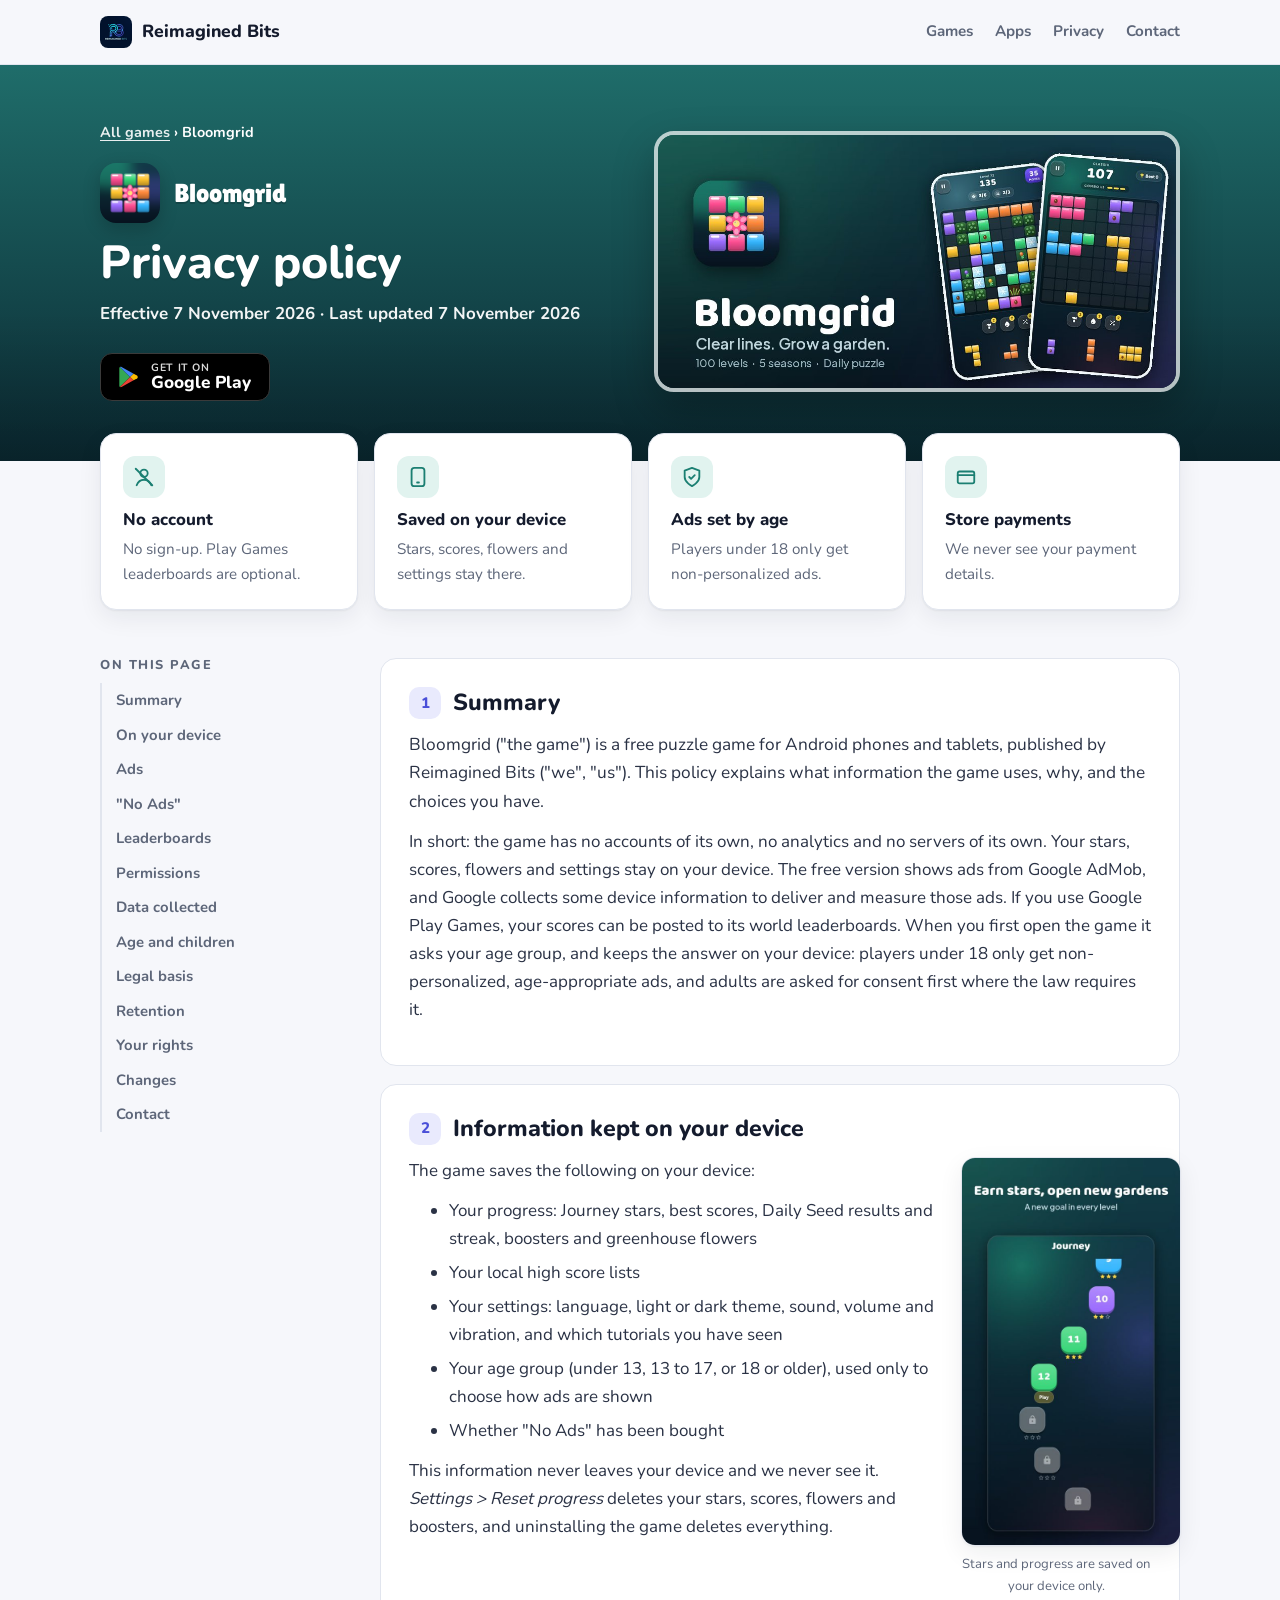
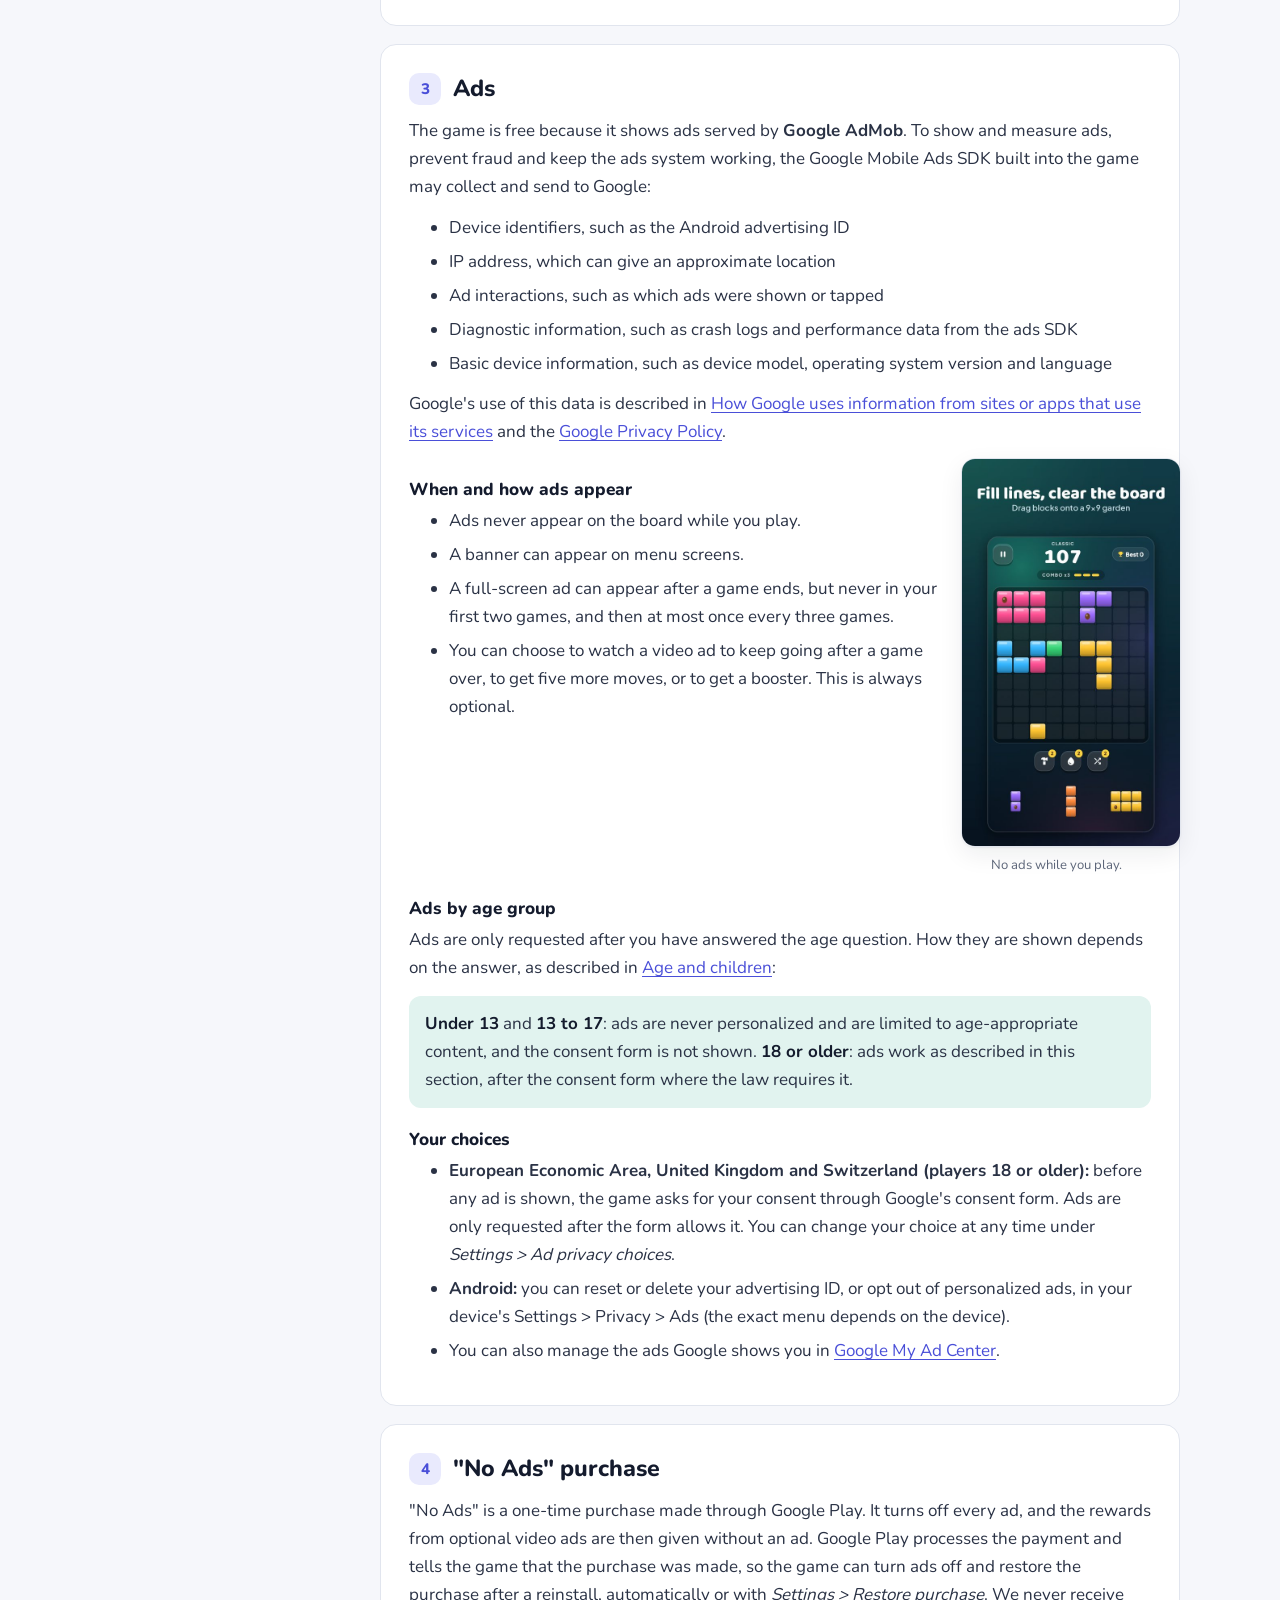
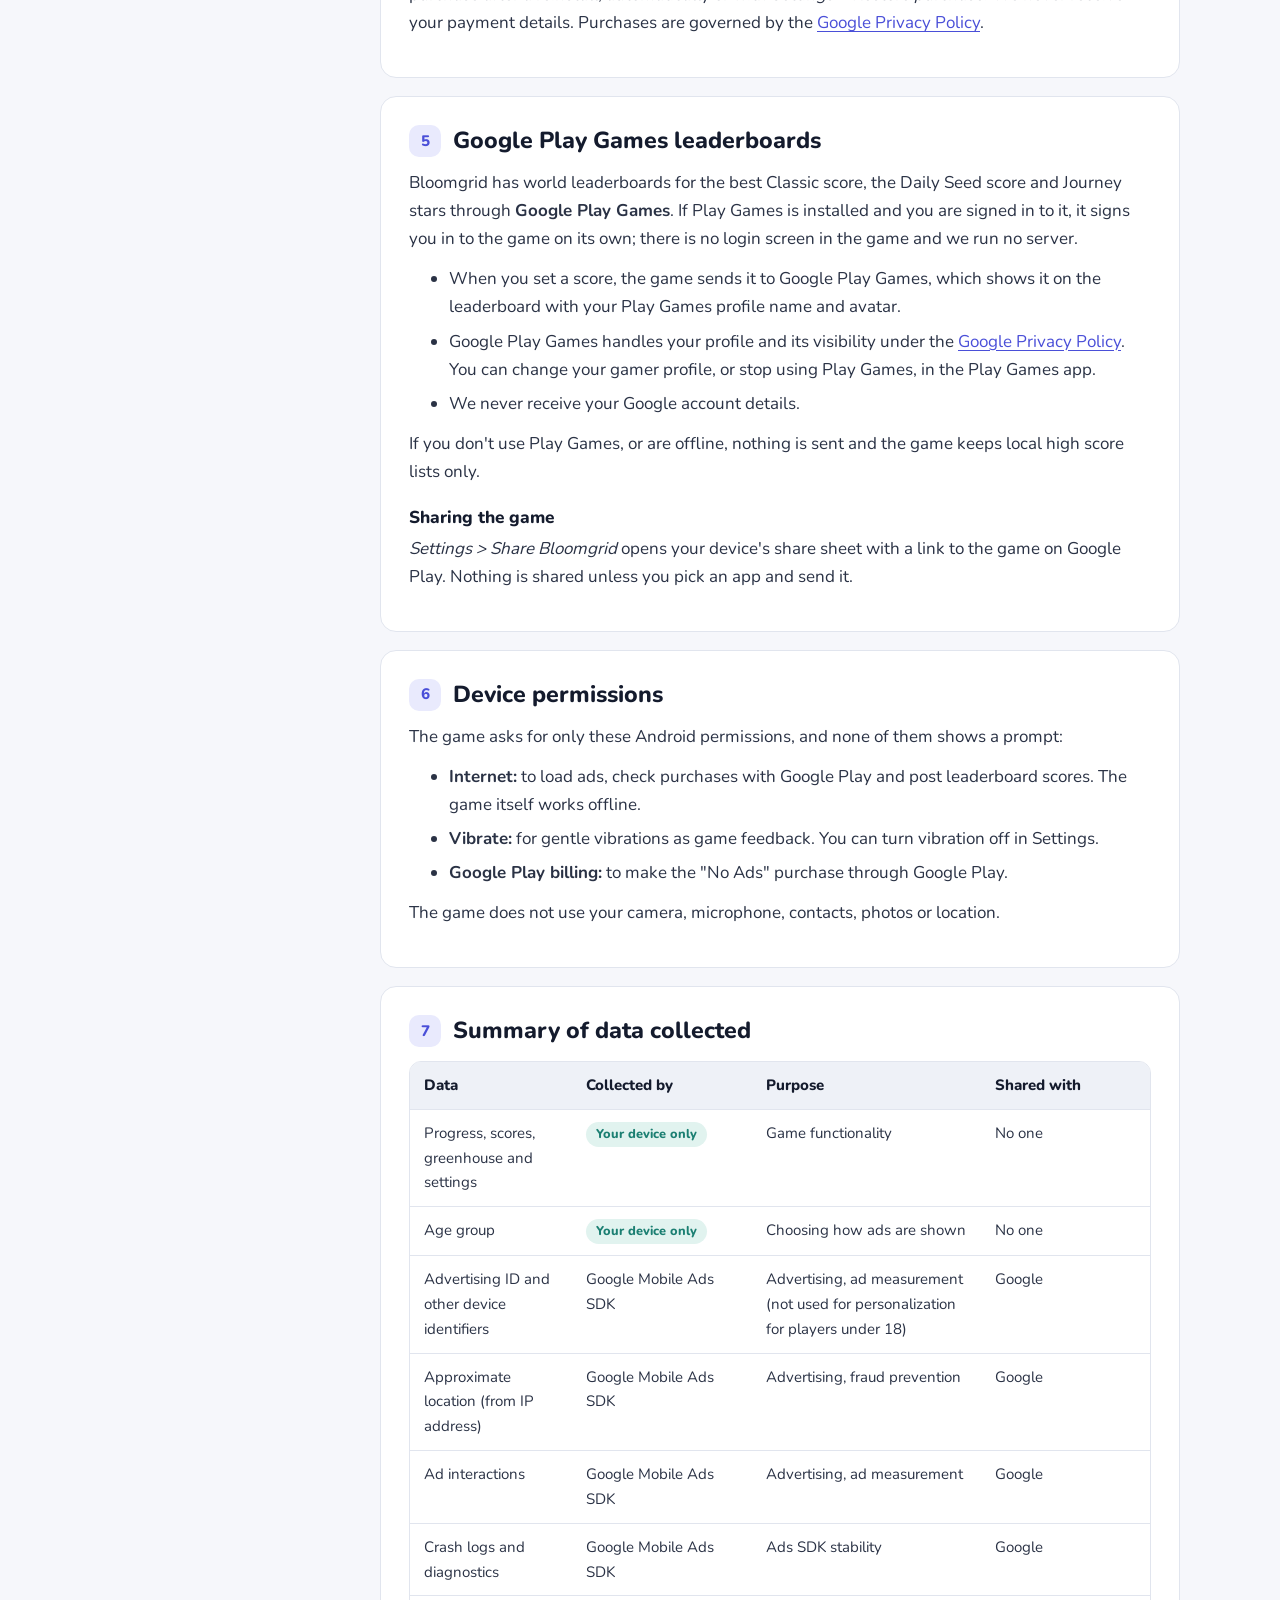
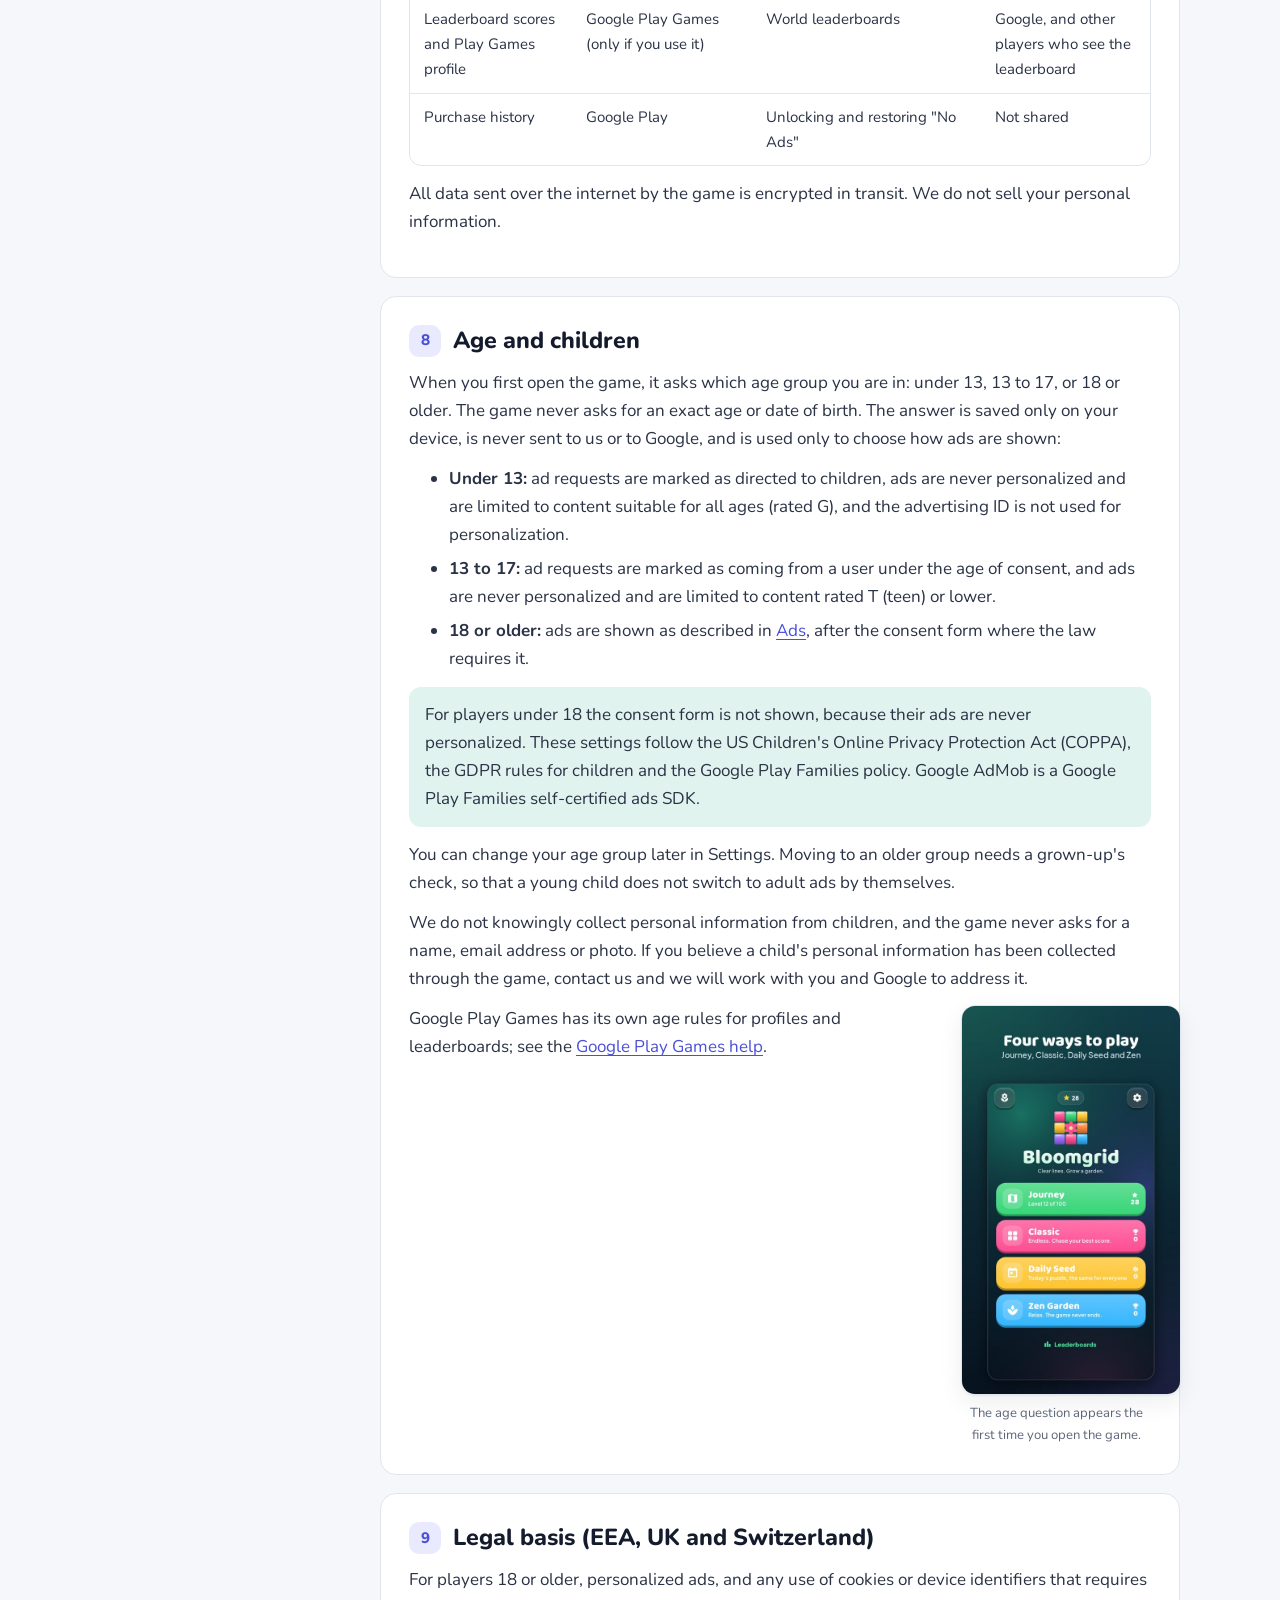
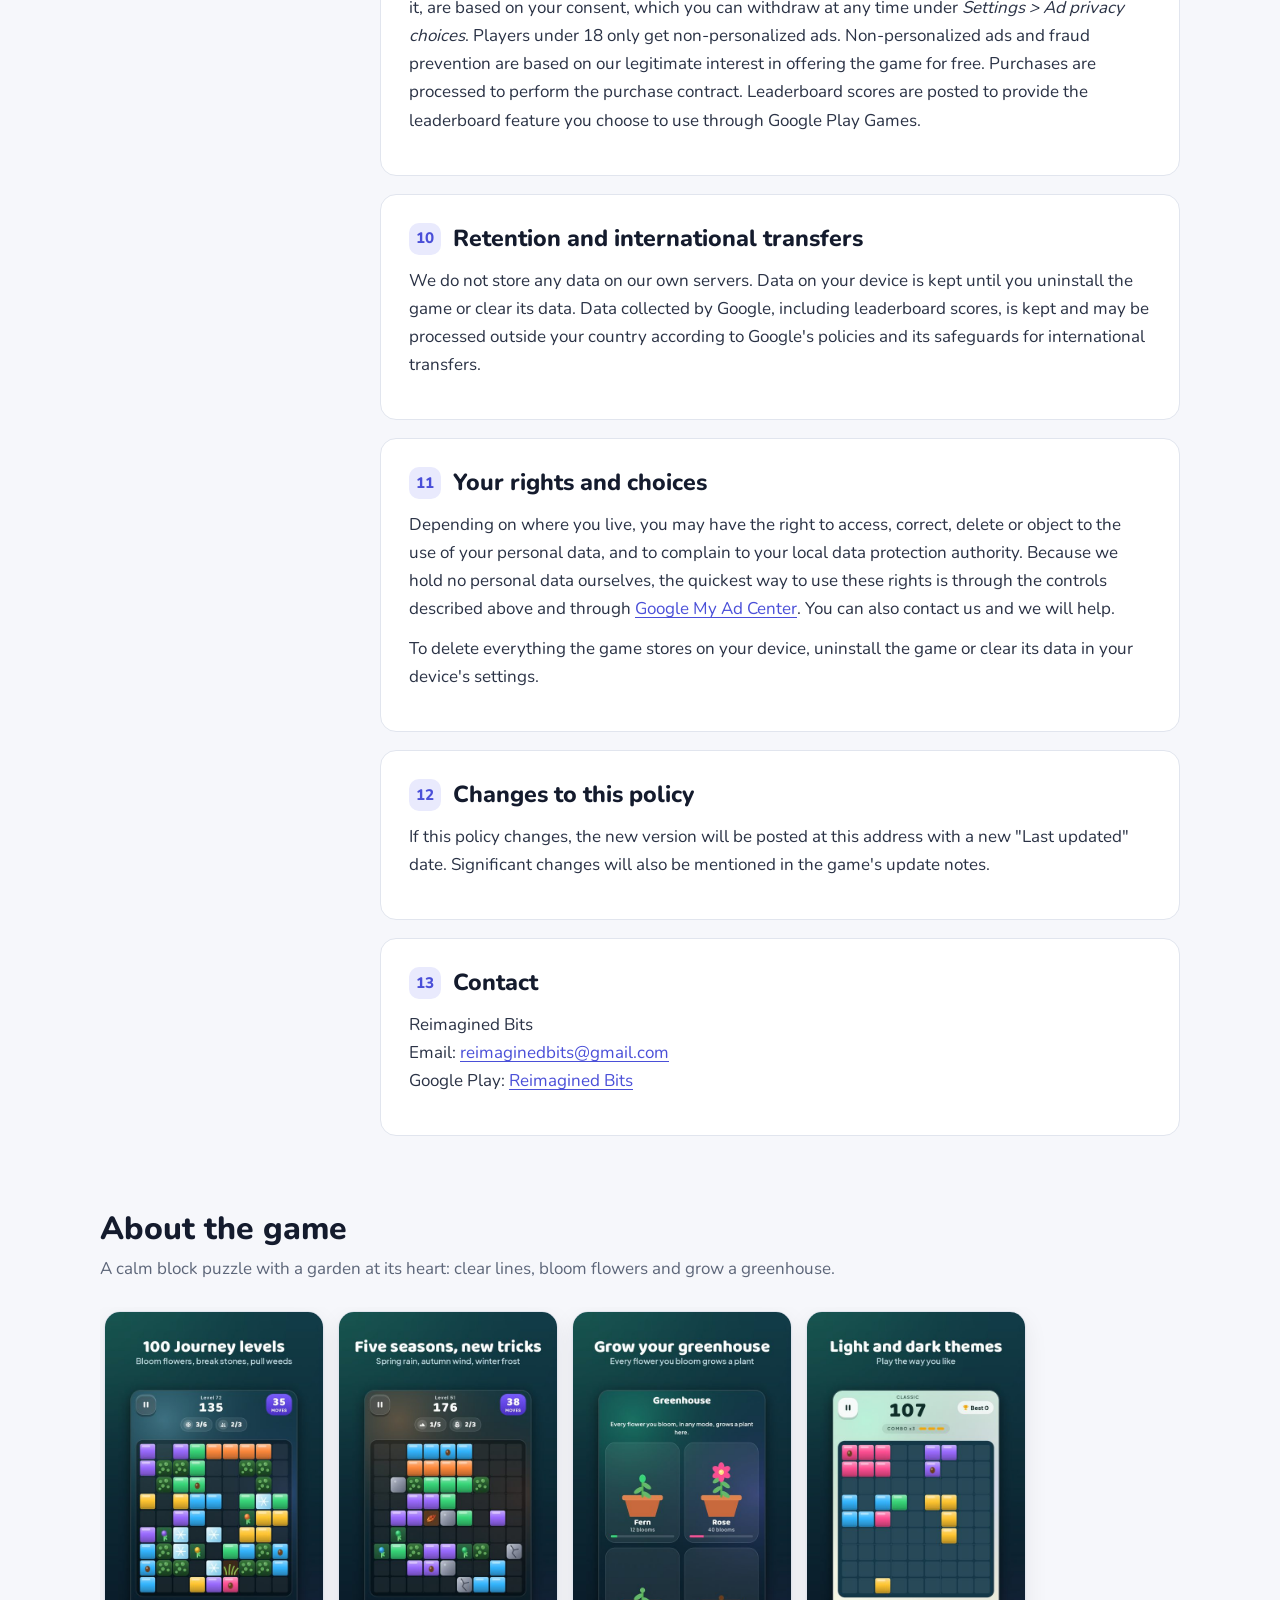
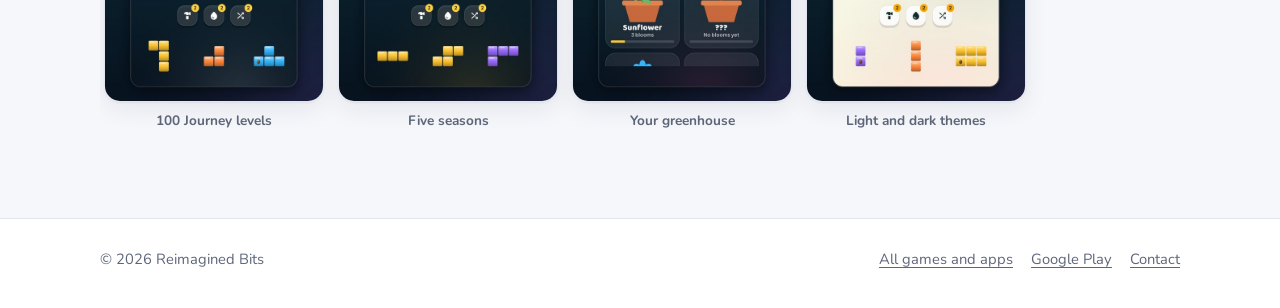
<file: bloomgrid/index.html>
<!doctype html>
<html lang="en">
<head>
  <meta charset="utf-8">
  <meta name="viewport" content="width=device-width, initial-scale=1">
  <title>Bloomgrid privacy policy · Reimagined Bits</title>
  <meta name="description" content="How the Bloomgrid game for Android handles your data.">
  <meta property="og:title" content="Bloomgrid privacy policy">
  <meta property="og:image" content="img/feature.jpg">
  <link rel="icon" href="img/icon-64.png">
  <link rel="preload" href="../assets/fonts/nunito-400.woff2" as="font" type="font/woff2" crossorigin>
  <link rel="stylesheet" href="../assets/style.css">
</head>
<body class="theme-teal" style="--shot-ratio: 9 / 16">
<a class="skip" href="#policy">Skip to the policy</a>

<header class="site-header">
  <div class="wrap">
    <a class="brand" href="../" aria-label="Reimagined Bits home">
      <img src="../assets/brand/logo-64.png" alt="" width="32" height="32">
      Reimagined Bits
    </a>
    <nav class="nav" aria-label="Main">
      <a href="../#games">Games</a>
      <a href="../#apps">Apps</a>
      <a href="../#privacy">Privacy</a>
      <a class="hide-sm" href="#contact">Contact</a>
    </nav>
  </div>
</header>

<main>
  <section class="policy-hero">
    <div class="wrap">
      <div>
        <div class="crumbs"><a href="../#games">All games</a> &rsaquo; Bloomgrid</div>
        <div class="app"><img src="img/icon.png" alt="" width="60" height="60"><span>Bloomgrid</span></div>
        <h1>Privacy policy</h1>
        <p class="dates">Effective 7 November 2026 · Last updated 7 November 2026</p>
        <div class="actions">
          <a class="btn btn-play" href="https://play.google.com/store/apps/details?id=com.reimaginedbits.bloomgrid" rel="noopener">
            <svg viewBox="0 0 24 24" aria-hidden="true"><path d="M4.5 2.8 14 12l-9.5 9.2c-.3-.2-.5-.6-.5-1V3.8c0-.4.2-.8.5-1Z" fill="#34a853"/><path d="m17.2 8.9-3.2 3.1L4.5 2.8l.2-.1c.4-.2.9-.2 1.3 0Z" fill="#4285f4"/><path d="m17.2 15.1-11.2 6.2c-.4.2-.9.2-1.3 0l-.2-.1L14 12Z" fill="#ea4335"/><path d="M20.3 10.6c.9.5.9 2.3 0 2.8l-3.1 1.7L14 12l3.2-3.1Z" fill="#fbbc04"/></svg>
            <div><small>Get it on</small><span>Google Play</span></div>
          </a>
        </div>
      </div>
      <div class="art"><img src="img/feature.jpg" alt="Bloomgrid title art: the game icon, a grid of colorful blocks with a flower, next to the tagline Clear lines. Grow a garden. and two phones showing the puzzle" width="1024" height="500"></div>
    </div>
  </section>

  <section class="glance" aria-label="At a glance">
    <div class="wrap">
      <div class="grid">
        <div class="tile">
          <div class="ico"><svg viewBox="0 0 24 24" fill="none" stroke="currentColor" stroke-width="2" stroke-linecap="round" stroke-linejoin="round" aria-hidden="true"><circle cx="12" cy="8" r="4"/><path d="M4 21c1.5-4 4.5-6 8-6s6.5 2 8 6"/><path d="M3 3l18 18"/></svg></div>
          <h3>No account</h3>
          <p>No sign-up. Play Games leaderboards are optional.</p>
        </div>
        <div class="tile">
          <div class="ico"><svg viewBox="0 0 24 24" fill="none" stroke="currentColor" stroke-width="2" stroke-linecap="round" stroke-linejoin="round" aria-hidden="true"><rect x="5" y="2" width="14" height="20" rx="3"/><path d="M11 18h2"/></svg></div>
          <h3>Saved on your device</h3>
          <p>Stars, scores, flowers and settings stay there.</p>
        </div>
        <div class="tile">
          <div class="ico"><svg viewBox="0 0 24 24" fill="none" stroke="currentColor" stroke-width="2" stroke-linecap="round" stroke-linejoin="round" aria-hidden="true"><path d="M12 22s8-4 8-10V5l-8-3-8 3v7c0 6 8 10 8 10Z"/><path d="m9 12 2 2 4-4"/></svg></div>
          <h3>Ads set by age</h3>
          <p>Players under 18 only get non-personalized ads.</p>
        </div>
        <div class="tile">
          <div class="ico"><svg viewBox="0 0 24 24" fill="none" stroke="currentColor" stroke-width="2" stroke-linecap="round" stroke-linejoin="round" aria-hidden="true"><rect x="3" y="6" width="18" height="13" rx="2"/><path d="M3 10h18"/></svg></div>
          <h3>Store payments</h3>
          <p>We never see your payment details.</p>
        </div>
      </div>
    </div>
  </section>

  <div class="wrap policy-layout">
    <nav class="toc" aria-label="On this page">
      <h2>On this page</h2>
      <ol>
        <li><a href="#summary">Summary</a></li>
        <li><a href="#device">On your device</a></li>
        <li><a href="#ads">Ads</a></li>
        <li><a href="#purchases">"No Ads"</a></li>
        <li><a href="#playgames">Leaderboards</a></li>
        <li><a href="#permissions">Permissions</a></li>
        <li><a href="#data">Data collected</a></li>
        <li><a href="#children">Age and children</a></li>
        <li><a href="#legal">Legal basis</a></li>
        <li><a href="#retention">Retention</a></li>
        <li><a href="#rights">Your rights</a></li>
        <li><a href="#changes">Changes</a></li>
        <li><a href="#contact">Contact</a></li>
      </ol>
    </nav>

    <article class="policy" id="policy">
      <section id="summary">
        <h2><span class="n">1</span>Summary</h2>
        <p class="lead">Bloomgrid ("the game") is a free puzzle game for Android phones and tablets, published by Reimagined Bits ("we", "us"). This policy explains what information the game uses, why, and the choices you have.</p>
        <p>In short: the game has no accounts of its own, no analytics and no servers of its own. Your stars, scores, flowers and settings stay on your device. The free version shows ads from Google AdMob, and Google collects some device information to deliver and measure those ads. If you use Google Play Games, your scores can be posted to its world leaderboards. When you first open the game it asks your age group, and keeps the answer on your device: players under 18 only get non-personalized, age-appropriate ads, and adults are asked for consent first where the law requires it.</p>
      </section>

      <section id="device">
        <h2><span class="n">2</span>Information kept on your device</h2>
        <div class="with-figure">
          <div>
            <p>The game saves the following on your device:</p>
            <ul>
              <li>Your progress: Journey stars, best scores, Daily Seed results and streak, boosters and greenhouse flowers</li>
              <li>Your local high score lists</li>
              <li>Your settings: language, light or dark theme, sound, volume and vibration, and which tutorials you have seen</li>
              <li>Your age group (under 13, 13 to 17, or 18 or older), used only to choose how ads are shown</li>
              <li>Whether "No Ads" has been bought</li>
            </ul>
            <p>This information never leaves your device and we never see it. <em>Settings &gt; Reset progress</em> deletes your stars, scores, flowers and boosters, and uninstalling the game deletes everything.</p>
          </div>
          <figure><img src="img/shot-map.jpg" alt="Journey map with levels 10 to 12 and the stars earned" width="540" height="960" loading="lazy"><figcaption>Stars and progress are saved on your device only.</figcaption></figure>
        </div>
      </section>

      <section id="ads">
        <h2><span class="n">3</span>Ads</h2>
        <p>The game is free because it shows ads served by <strong>Google AdMob</strong>. To show and measure ads, prevent fraud and keep the ads system working, the Google Mobile Ads SDK built into the game may collect and send to Google:</p>
        <ul>
          <li>Device identifiers, such as the Android advertising ID</li>
          <li>IP address, which can give an approximate location</li>
          <li>Ad interactions, such as which ads were shown or tapped</li>
          <li>Diagnostic information, such as crash logs and performance data from the ads SDK</li>
          <li>Basic device information, such as device model, operating system version and language</li>
        </ul>
        <p>Google's use of this data is described in <a href="https://policies.google.com/technologies/partner-sites">How Google uses information from sites or apps that use its services</a> and the <a href="https://policies.google.com/privacy">Google Privacy Policy</a>.</p>

        <div class="with-figure">
          <div>
            <h3>When and how ads appear</h3>
            <ul>
              <li>Ads never appear on the board while you play.</li>
              <li>A banner can appear on menu screens.</li>
              <li>A full-screen ad can appear after a game ends, but never in your first two games, and then at most once every three games.</li>
              <li>You can choose to watch a video ad to keep going after a game over, to get five more moves, or to get a booster. This is always optional.</li>
            </ul>
          </div>
          <figure><img src="img/shot-classic.jpg" alt="A Classic game in progress, with no ads on screen" width="540" height="960" loading="lazy"><figcaption>No ads while you play.</figcaption></figure>
        </div>

        <h3>Ads by age group</h3>
        <p>Ads are only requested after you have answered the age question. How they are shown depends on the answer, as described in <a href="#children">Age and children</a>:</p>
        <div class="callout"><b>Under 13</b> and <b>13 to 17</b>: ads are never personalized and are limited to age-appropriate content, and the consent form is not shown. <b>18 or older</b>: ads work as described in this section, after the consent form where the law requires it.</div>

        <h3>Your choices</h3>
        <ul>
          <li><strong>European Economic Area, United Kingdom and Switzerland (players 18 or older):</strong> before any ad is shown, the game asks for your consent through Google's consent form. Ads are only requested after the form allows it. You can change your choice at any time under <em>Settings &gt; Ad privacy choices</em>.</li>
          <li><strong>Android:</strong> you can reset or delete your advertising ID, or opt out of personalized ads, in your device's Settings &gt; Privacy &gt; Ads (the exact menu depends on the device).</li>
          <li>You can also manage the ads Google shows you in <a href="https://myadcenter.google.com/">Google My Ad Center</a>.</li>
        </ul>
      </section>

      <section id="purchases">
        <h2><span class="n">4</span>"No Ads" purchase</h2>
        <p>"No Ads" is a one-time purchase made through Google Play. It turns off every ad, and the rewards from optional video ads are then given without an ad. Google Play processes the payment and tells the game that the purchase was made, so the game can turn ads off and restore the purchase after a reinstall, automatically or with <em>Settings &gt; Restore purchase</em>. We never receive your payment details. Purchases are governed by the <a href="https://policies.google.com/privacy">Google Privacy Policy</a>.</p>
      </section>

      <section id="playgames">
        <h2><span class="n">5</span>Google Play Games leaderboards</h2>
        <p>Bloomgrid has world leaderboards for the best Classic score, the Daily Seed score and Journey stars through <strong>Google Play Games</strong>. If Play Games is installed and you are signed in to it, it signs you in to the game on its own; there is no login screen in the game and we run no server.</p>
        <ul>
          <li>When you set a score, the game sends it to Google Play Games, which shows it on the leaderboard with your Play Games profile name and avatar.</li>
          <li>Google Play Games handles your profile and its visibility under the <a href="https://policies.google.com/privacy">Google Privacy Policy</a>. You can change your gamer profile, or stop using Play Games, in the Play Games app.</li>
          <li>We never receive your Google account details.</li>
        </ul>
        <p>If you don't use Play Games, or are offline, nothing is sent and the game keeps local high score lists only.</p>
        <h3>Sharing the game</h3>
        <p><em>Settings &gt; Share Bloomgrid</em> opens your device's share sheet with a link to the game on Google Play. Nothing is shared unless you pick an app and send it.</p>
      </section>

      <section id="permissions">
        <h2><span class="n">6</span>Device permissions</h2>
        <p>The game asks for only these Android permissions, and none of them shows a prompt:</p>
        <ul>
          <li><strong>Internet:</strong> to load ads, check purchases with Google Play and post leaderboard scores. The game itself works offline.</li>
          <li><strong>Vibrate:</strong> for gentle vibrations as game feedback. You can turn vibration off in Settings.</li>
          <li><strong>Google Play billing:</strong> to make the "No Ads" purchase through Google Play.</li>
        </ul>
        <p>The game does not use your camera, microphone, contacts, photos or location.</p>
      </section>

      <section id="data">
        <h2><span class="n">7</span>Summary of data collected</h2>
        <div class="table-wrap">
        <table>
          <thead>
            <tr><th>Data</th><th>Collected by</th><th>Purpose</th><th>Shared with</th></tr>
          </thead>
          <tbody>
            <tr><td>Progress, scores, greenhouse and settings</td><td><span class="pill ok">Your device only</span></td><td>Game functionality</td><td>No one</td></tr>
            <tr><td>Age group</td><td><span class="pill ok">Your device only</span></td><td>Choosing how ads are shown</td><td>No one</td></tr>
            <tr><td>Advertising ID and other device identifiers</td><td>Google Mobile Ads SDK</td><td>Advertising, ad measurement (not used for personalization for players under 18)</td><td>Google</td></tr>
            <tr><td>Approximate location (from IP address)</td><td>Google Mobile Ads SDK</td><td>Advertising, fraud prevention</td><td>Google</td></tr>
            <tr><td>Ad interactions</td><td>Google Mobile Ads SDK</td><td>Advertising, ad measurement</td><td>Google</td></tr>
            <tr><td>Crash logs and diagnostics</td><td>Google Mobile Ads SDK</td><td>Ads SDK stability</td><td>Google</td></tr>
            <tr><td>Leaderboard scores and Play Games profile</td><td>Google Play Games (only if you use it)</td><td>World leaderboards</td><td>Google, and other players who see the leaderboard</td></tr>
            <tr><td>Purchase history</td><td>Google Play</td><td>Unlocking and restoring "No Ads"</td><td>Not shared</td></tr>
          </tbody>
        </table>
        </div>
        <p>All data sent over the internet by the game is encrypted in transit. We do not sell your personal information.</p>
      </section>

      <section id="children">
        <h2><span class="n">8</span>Age and children</h2>
        <p>When you first open the game, it asks which age group you are in: under 13, 13 to 17, or 18 or older. The game never asks for an exact age or date of birth. The answer is saved only on your device, is never sent to us or to Google, and is used only to choose how ads are shown:</p>
        <ul>
          <li><strong>Under 13:</strong> ad requests are marked as directed to children, ads are never personalized and are limited to content suitable for all ages (rated G), and the advertising ID is not used for personalization.</li>
          <li><strong>13 to 17:</strong> ad requests are marked as coming from a user under the age of consent, and ads are never personalized and are limited to content rated T (teen) or lower.</li>
          <li><strong>18 or older:</strong> ads are shown as described in <a href="#ads">Ads</a>, after the consent form where the law requires it.</li>
        </ul>
        <div class="callout">For players under 18 the consent form is not shown, because their ads are never personalized. These settings follow the US Children's Online Privacy Protection Act (COPPA), the GDPR rules for children and the Google Play Families policy. Google AdMob is a Google Play Families self-certified ads SDK.</div>
        <p>You can change your age group later in Settings. Moving to an older group needs a grown-up's check, so that a young child does not switch to adult ads by themselves.</p>
        <p>We do not knowingly collect personal information from children, and the game never asks for a name, email address or photo. If you believe a child's personal information has been collected through the game, contact us and we will work with you and Google to address it.</p>
        <div class="with-figure">
          <div><p>Google Play Games has its own age rules for profiles and leaderboards; see the <a href="https://support.google.com/googleplay/answer/9137643">Google Play Games help</a>.</p></div>
          <figure><img src="img/shot-home.jpg" alt="Bloomgrid home screen with Journey, Classic, Daily Seed and Zen Garden" width="540" height="960" loading="lazy"><figcaption>The age question appears the first time you open the game.</figcaption></figure>
        </div>
      </section>

      <section id="legal">
        <h2><span class="n">9</span>Legal basis (EEA, UK and Switzerland)</h2>
        <p>For players 18 or older, personalized ads, and any use of cookies or device identifiers that requires it, are based on your consent, which you can withdraw at any time under <em>Settings &gt; Ad privacy choices</em>. Players under 18 only get non-personalized ads. Non-personalized ads and fraud prevention are based on our legitimate interest in offering the game for free. Purchases are processed to perform the purchase contract. Leaderboard scores are posted to provide the leaderboard feature you choose to use through Google Play Games.</p>
      </section>

      <section id="retention">
        <h2><span class="n">10</span>Retention and international transfers</h2>
        <p>We do not store any data on our own servers. Data on your device is kept until you uninstall the game or clear its data. Data collected by Google, including leaderboard scores, is kept and may be processed outside your country according to Google's policies and its safeguards for international transfers.</p>
      </section>

      <section id="rights">
        <h2><span class="n">11</span>Your rights and choices</h2>
        <p>Depending on where you live, you may have the right to access, correct, delete or object to the use of your personal data, and to complain to your local data protection authority. Because we hold no personal data ourselves, the quickest way to use these rights is through the controls described above and through <a href="https://myadcenter.google.com/">Google My Ad Center</a>. You can also contact us and we will help.</p>
        <p>To delete everything the game stores on your device, uninstall the game or clear its data in your device's settings.</p>
      </section>

      <section id="changes">
        <h2><span class="n">12</span>Changes to this policy</h2>
        <p>If this policy changes, the new version will be posted at this address with a new "Last updated" date. Significant changes will also be mentioned in the game's update notes.</p>
      </section>

      <section id="contact">
        <h2><span class="n">13</span>Contact</h2>
        <p>Reimagined Bits<br>
        Email: <a href="mailto:reimaginedbits@gmail.com">reimaginedbits@gmail.com</a><br>
        Google Play: <a href="https://play.google.com/store/apps/developer?id=Reimagined+Bits" rel="noopener">Reimagined Bits</a></p>
      </section>
    </article>
  </div>

  <section class="gallery">
    <div class="wrap">
      <div class="section-head">
        <h2>About the game</h2>
        <p>A calm block puzzle with a garden at its heart: clear lines, bloom flowers and grow a greenhouse.</p>
      </div>
      <div class="shots" role="list" aria-label="Bloomgrid screenshots">
        <figure role="listitem"><img src="img/shot-journey.jpg" alt="A Journey level with flowers, stones and weeds on the board" width="540" height="960" loading="lazy"><figcaption>100 Journey levels</figcaption></figure>
        <figure role="listitem"><img src="img/shot-seasons.jpg" alt="A winter level with frozen cells" width="540" height="960" loading="lazy"><figcaption>Five seasons</figcaption></figure>
        <figure role="listitem"><img src="img/shot-greenhouse.jpg" alt="The greenhouse with a fern, a rose and a sunflower" width="540" height="960" loading="lazy"><figcaption>Your greenhouse</figcaption></figure>
        <figure role="listitem"><img src="img/shot-light.jpg" alt="A Classic game in the light theme" width="540" height="960" loading="lazy"><figcaption>Light and dark themes</figcaption></figure>
      </div>
    </div>
  </section>
</main>

<footer class="site-footer">
  <div class="wrap">
    <div>© 2026 Reimagined Bits</div>
    <div class="links">
      <a href="../">All games and apps</a>
      <a href="https://play.google.com/store/apps/developer?id=Reimagined+Bits" rel="noopener">Google Play</a>
      <a href="mailto:reimaginedbits@gmail.com">Contact</a>
    </div>
  </div>
</footer>
</body>
</html>
</file>
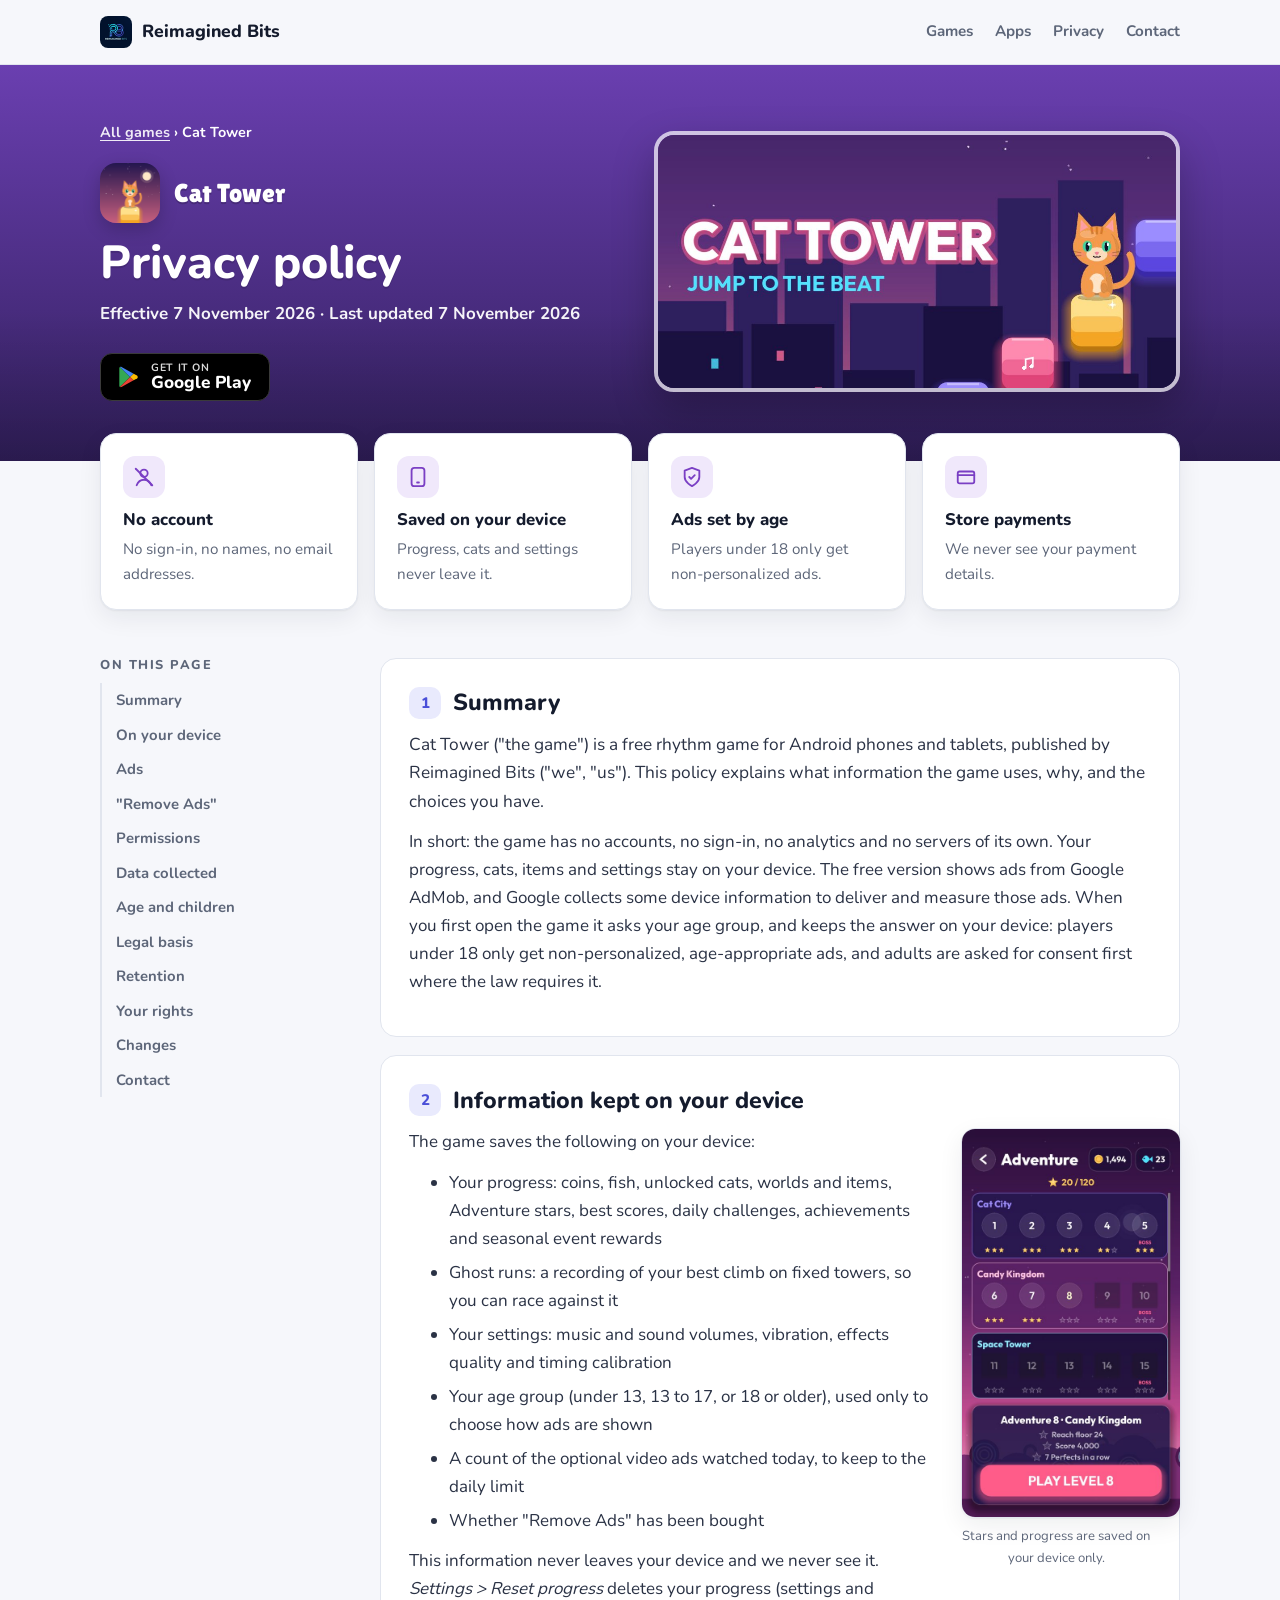
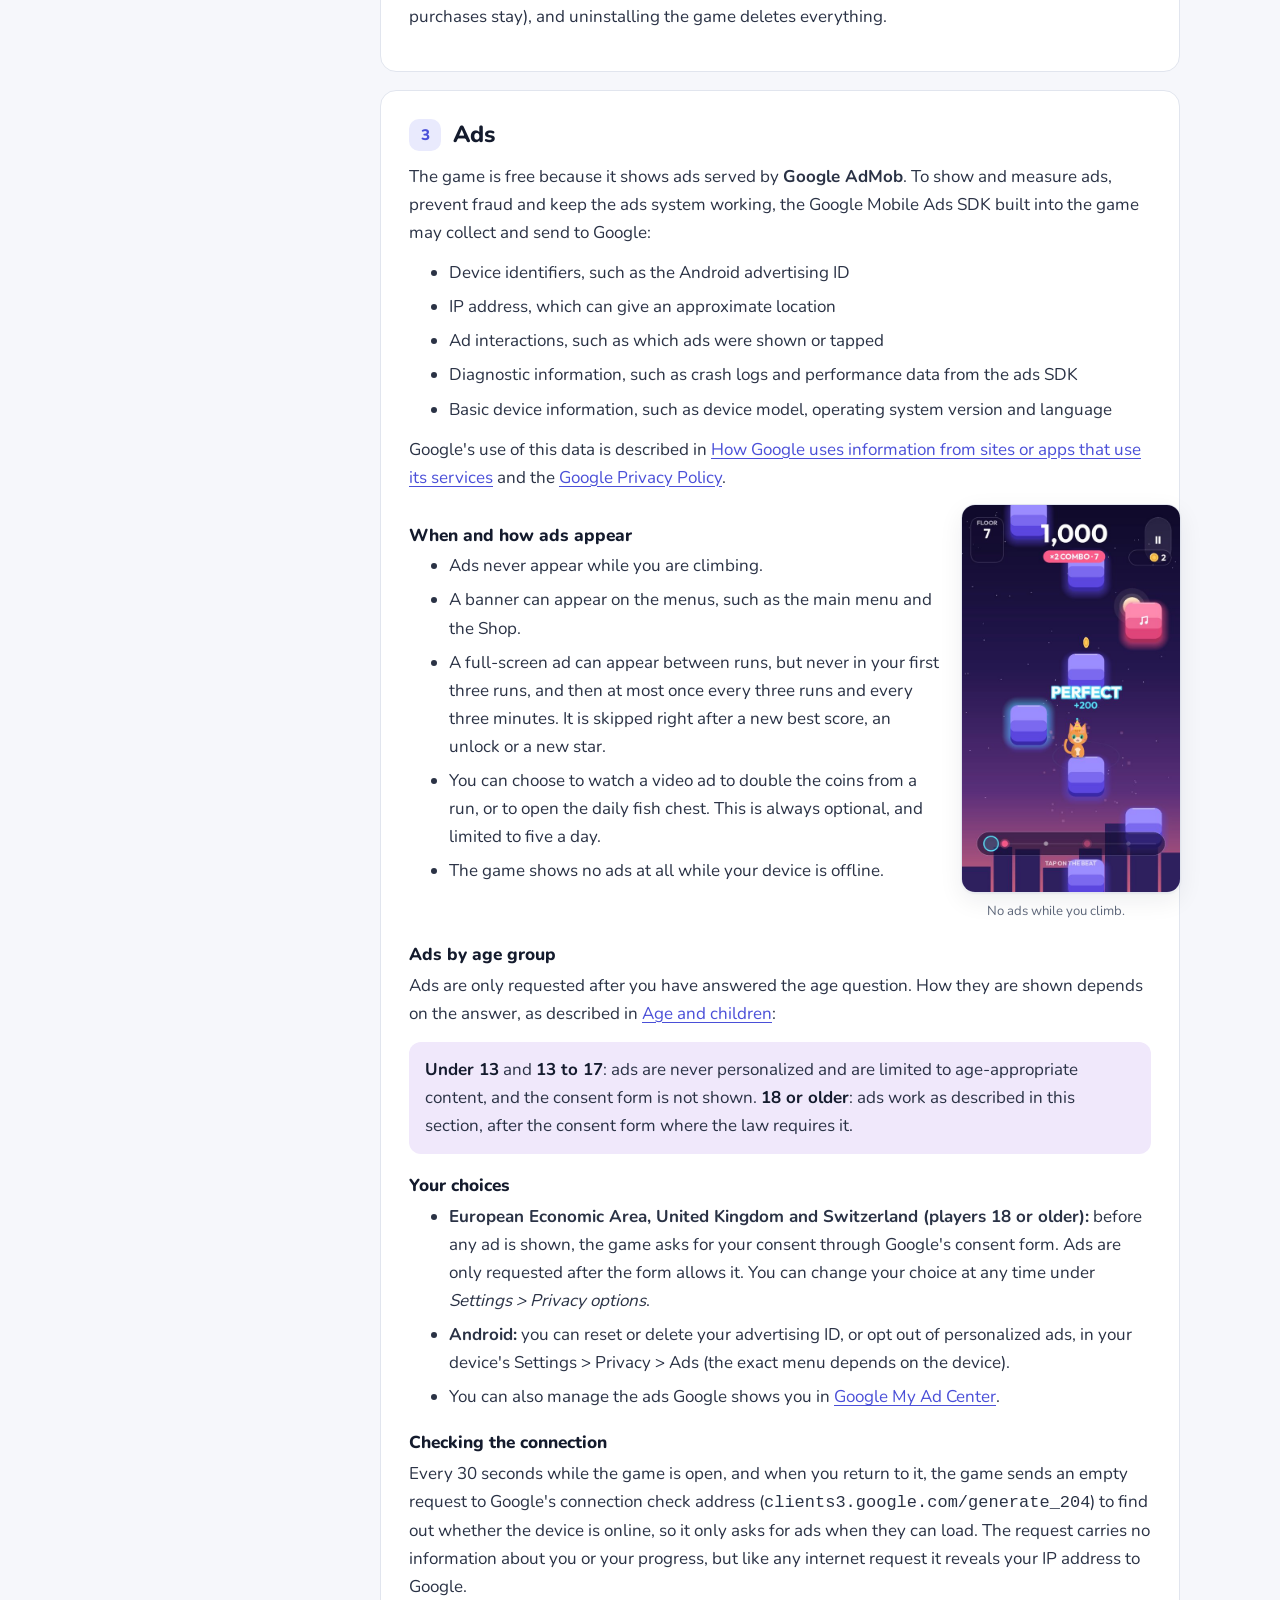
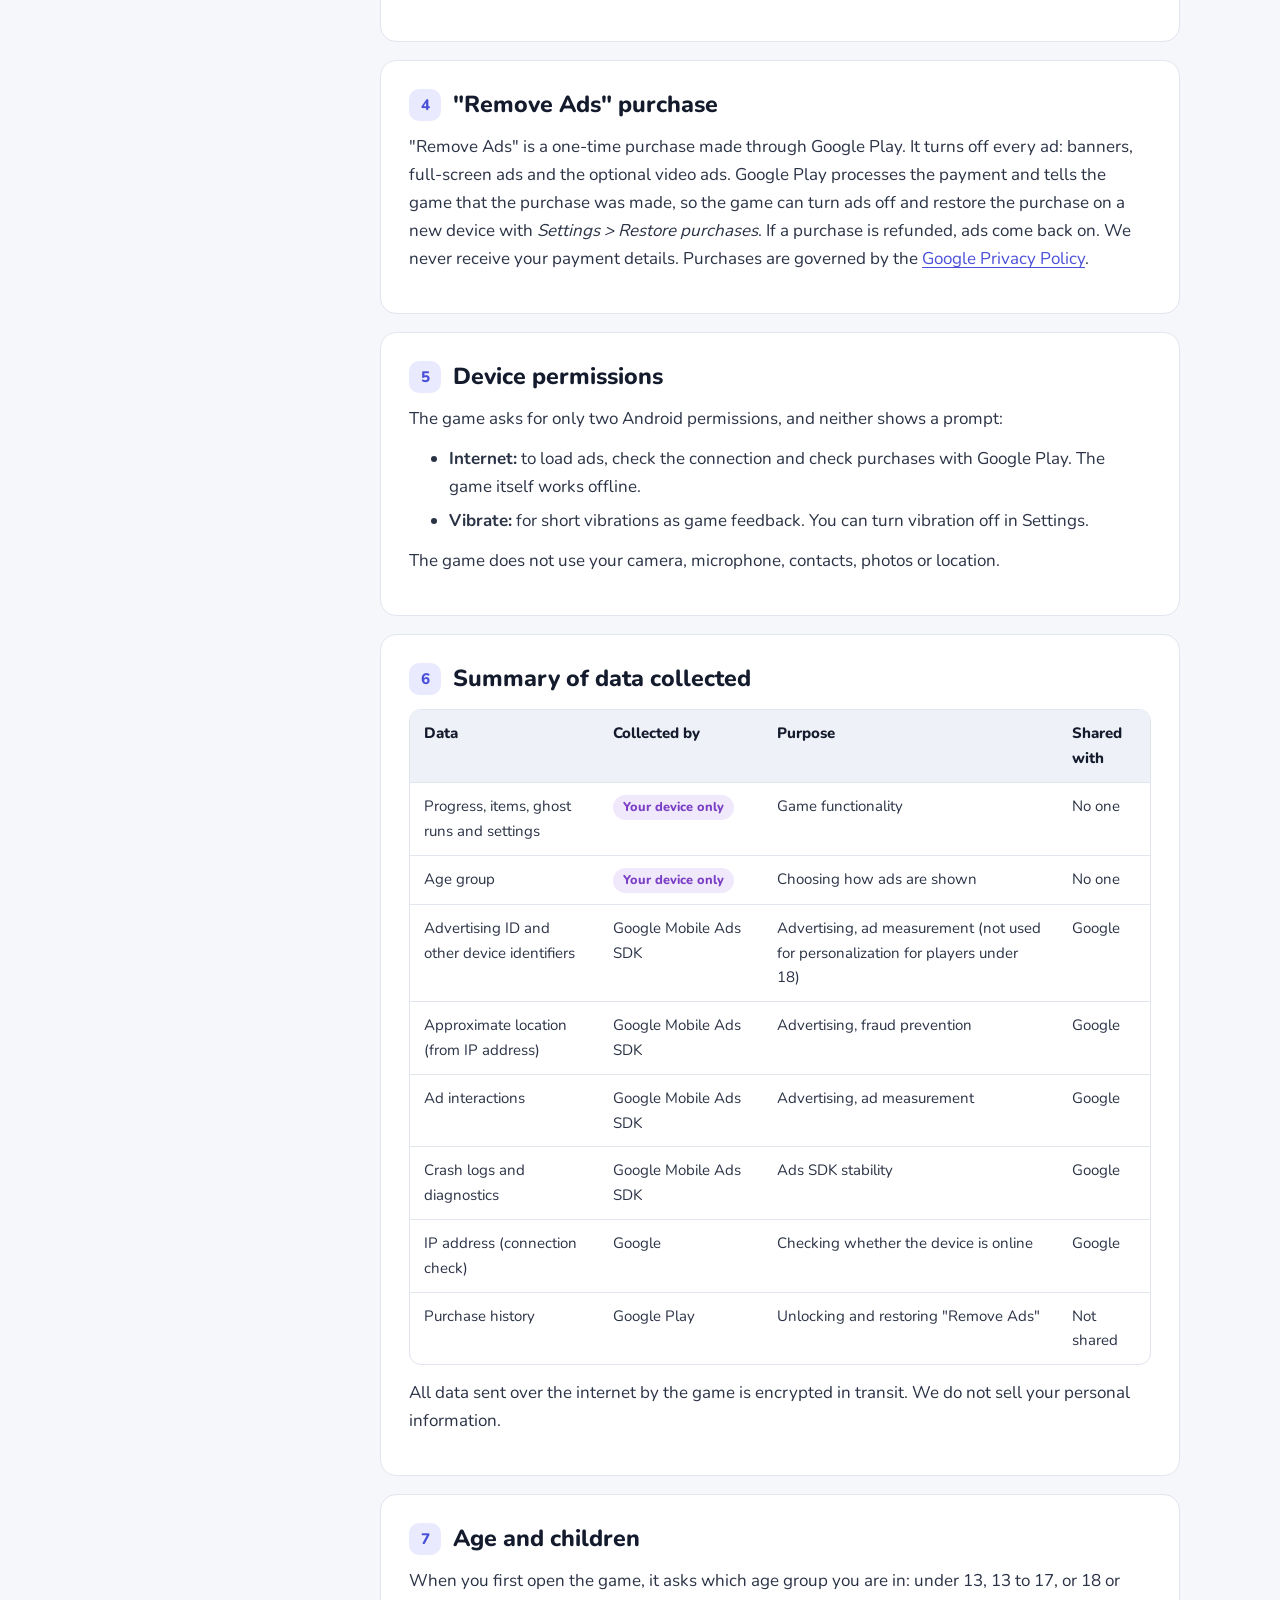
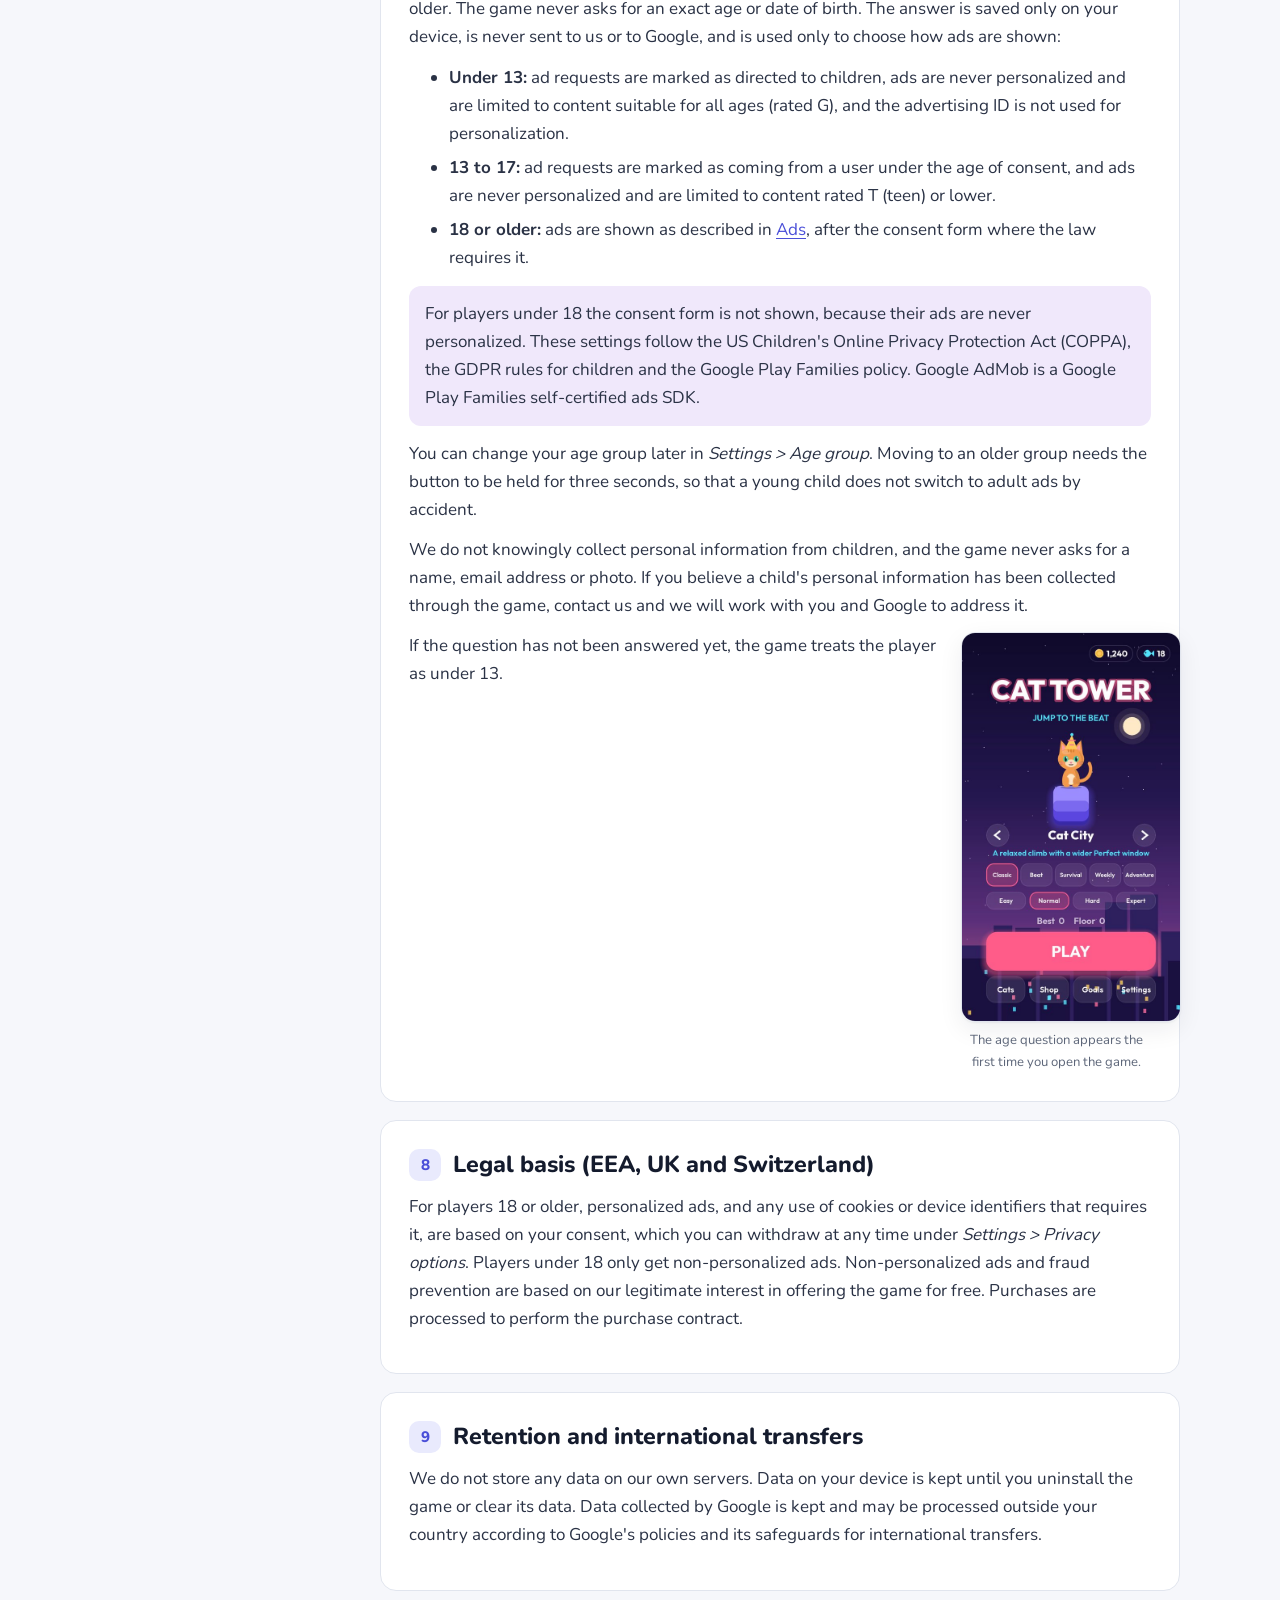
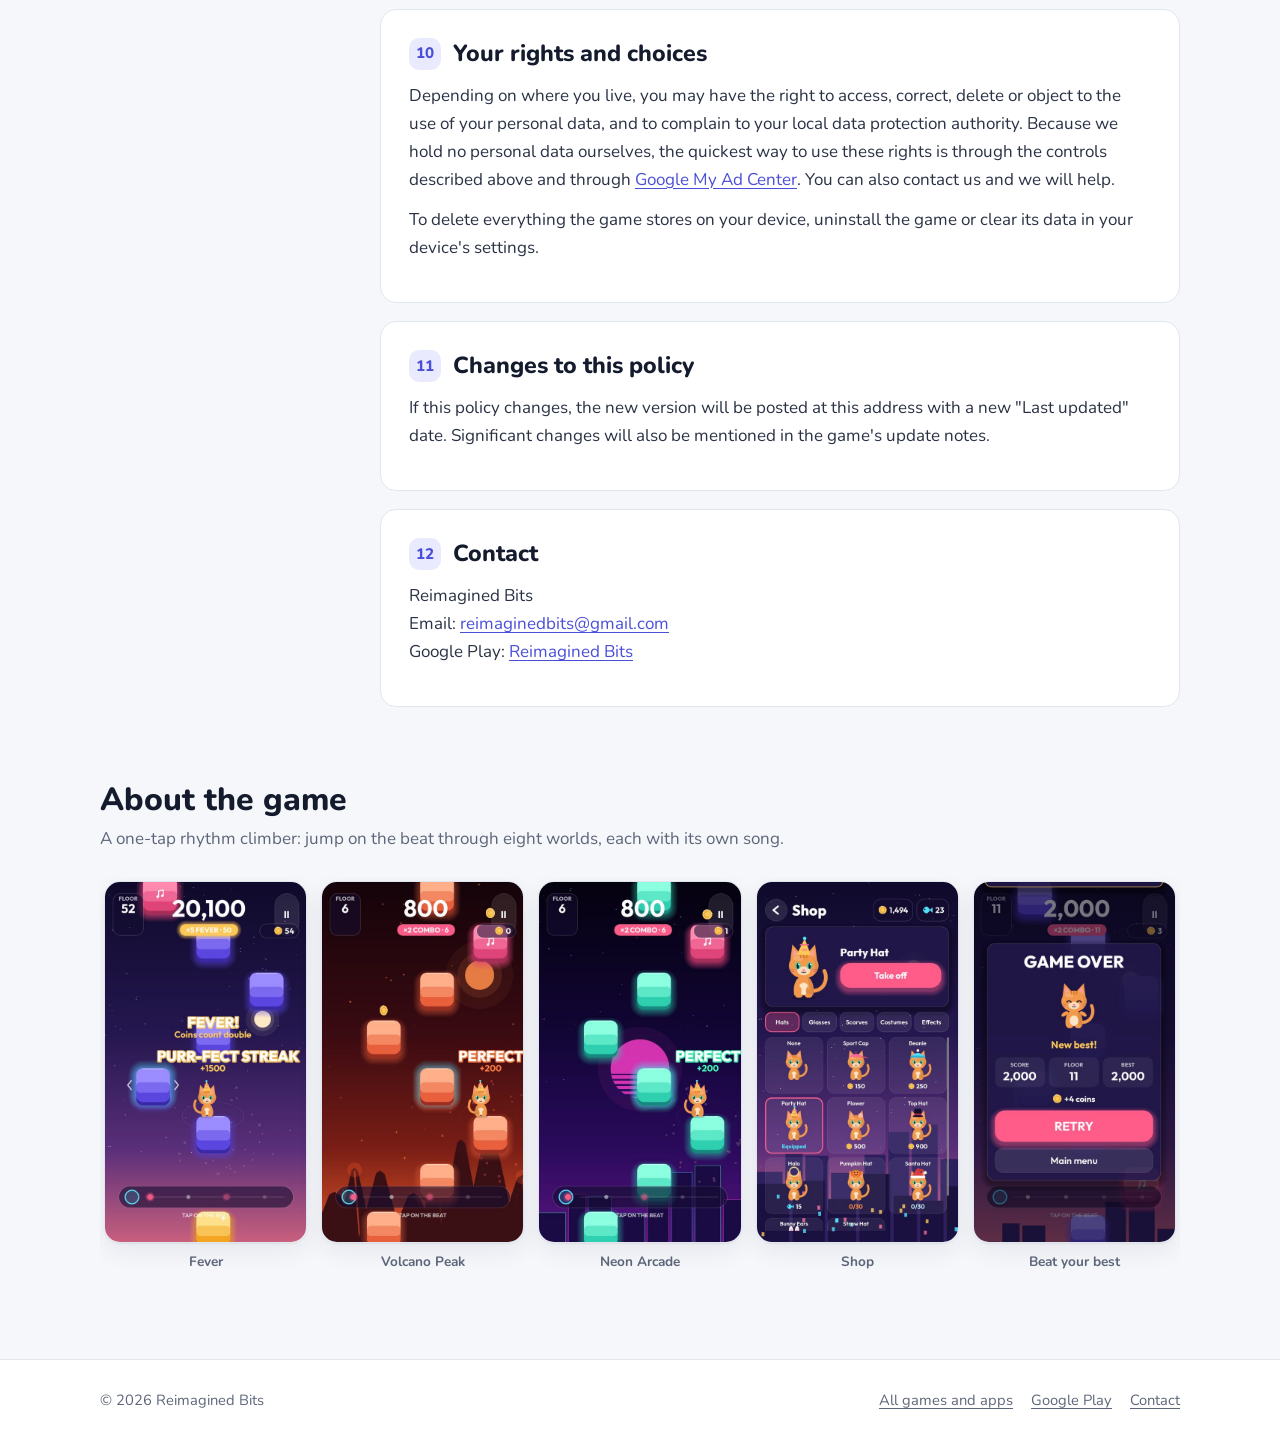
<file: cat-tower/index.html>
<!doctype html>
<html lang="en">
<head>
  <meta charset="utf-8">
  <meta name="viewport" content="width=device-width, initial-scale=1">
  <title>Cat Tower privacy policy · Reimagined Bits</title>
  <meta name="description" content="How the Cat Tower game for Android handles your data.">
  <meta property="og:title" content="Cat Tower privacy policy">
  <meta property="og:image" content="img/feature.jpg">
  <link rel="icon" href="img/icon-64.png">
  <link rel="preload" href="../assets/fonts/nunito-400.woff2" as="font" type="font/woff2" crossorigin>
  <link rel="stylesheet" href="../assets/style.css">
</head>
<body class="theme-purple" style="--shot-ratio: 9 / 16">
<a class="skip" href="#policy">Skip to the policy</a>

<header class="site-header">
  <div class="wrap">
    <a class="brand" href="../" aria-label="Reimagined Bits home">
      <img src="../assets/brand/logo-64.png" alt="" width="32" height="32">
      Reimagined Bits
    </a>
    <nav class="nav" aria-label="Main">
      <a href="../#games">Games</a>
      <a href="../#apps">Apps</a>
      <a href="../#privacy">Privacy</a>
      <a class="hide-sm" href="#contact">Contact</a>
    </nav>
  </div>
</header>

<main>
  <section class="policy-hero">
    <div class="wrap">
      <div>
        <div class="crumbs"><a href="../#games">All games</a> &rsaquo; Cat Tower</div>
        <div class="app"><img src="img/icon.png" alt="" width="60" height="60"><span>Cat Tower</span></div>
        <h1>Privacy policy</h1>
        <p class="dates">Effective 7 November 2026 · Last updated 7 November 2026</p>
        <div class="actions">
          <a class="btn btn-play" href="https://play.google.com/store/apps/details?id=com.reimaginedbits.cattower" rel="noopener">
            <svg viewBox="0 0 24 24" aria-hidden="true"><path d="M4.5 2.8 14 12l-9.5 9.2c-.3-.2-.5-.6-.5-1V3.8c0-.4.2-.8.5-1Z" fill="#34a853"/><path d="m17.2 8.9-3.2 3.1L4.5 2.8l.2-.1c.4-.2.9-.2 1.3 0Z" fill="#4285f4"/><path d="m17.2 15.1-11.2 6.2c-.4.2-.9.2-1.3 0l-.2-.1L14 12Z" fill="#ea4335"/><path d="M20.3 10.6c.9.5.9 2.3 0 2.8l-3.1 1.7L14 12l3.2-3.1Z" fill="#fbbc04"/></svg>
            <div><small>Get it on</small><span>Google Play</span></div>
          </a>
        </div>
      </div>
      <div class="art"><img src="img/feature.jpg" alt="Cat Tower title art: an orange cat sitting on a glowing yellow block above a purple night city, next to the title Cat Tower and the tagline Jump to the beat" width="1024" height="500"></div>
    </div>
  </section>

  <section class="glance" aria-label="At a glance">
    <div class="wrap">
      <div class="grid">
        <div class="tile">
          <div class="ico"><svg viewBox="0 0 24 24" fill="none" stroke="currentColor" stroke-width="2" stroke-linecap="round" stroke-linejoin="round" aria-hidden="true"><circle cx="12" cy="8" r="4"/><path d="M4 21c1.5-4 4.5-6 8-6s6.5 2 8 6"/><path d="M3 3l18 18"/></svg></div>
          <h3>No account</h3>
          <p>No sign-in, no names, no email addresses.</p>
        </div>
        <div class="tile">
          <div class="ico"><svg viewBox="0 0 24 24" fill="none" stroke="currentColor" stroke-width="2" stroke-linecap="round" stroke-linejoin="round" aria-hidden="true"><rect x="5" y="2" width="14" height="20" rx="3"/><path d="M11 18h2"/></svg></div>
          <h3>Saved on your device</h3>
          <p>Progress, cats and settings never leave it.</p>
        </div>
        <div class="tile">
          <div class="ico"><svg viewBox="0 0 24 24" fill="none" stroke="currentColor" stroke-width="2" stroke-linecap="round" stroke-linejoin="round" aria-hidden="true"><path d="M12 22s8-4 8-10V5l-8-3-8 3v7c0 6 8 10 8 10Z"/><path d="m9 12 2 2 4-4"/></svg></div>
          <h3>Ads set by age</h3>
          <p>Players under 18 only get non-personalized ads.</p>
        </div>
        <div class="tile">
          <div class="ico"><svg viewBox="0 0 24 24" fill="none" stroke="currentColor" stroke-width="2" stroke-linecap="round" stroke-linejoin="round" aria-hidden="true"><rect x="3" y="6" width="18" height="13" rx="2"/><path d="M3 10h18"/></svg></div>
          <h3>Store payments</h3>
          <p>We never see your payment details.</p>
        </div>
      </div>
    </div>
  </section>

  <div class="wrap policy-layout">
    <nav class="toc" aria-label="On this page">
      <h2>On this page</h2>
      <ol>
        <li><a href="#summary">Summary</a></li>
        <li><a href="#device">On your device</a></li>
        <li><a href="#ads">Ads</a></li>
        <li><a href="#purchases">"Remove Ads"</a></li>
        <li><a href="#permissions">Permissions</a></li>
        <li><a href="#data">Data collected</a></li>
        <li><a href="#children">Age and children</a></li>
        <li><a href="#legal">Legal basis</a></li>
        <li><a href="#retention">Retention</a></li>
        <li><a href="#rights">Your rights</a></li>
        <li><a href="#changes">Changes</a></li>
        <li><a href="#contact">Contact</a></li>
      </ol>
    </nav>

    <article class="policy" id="policy">
      <section id="summary">
        <h2><span class="n">1</span>Summary</h2>
        <p class="lead">Cat Tower ("the game") is a free rhythm game for Android phones and tablets, published by Reimagined Bits ("we", "us"). This policy explains what information the game uses, why, and the choices you have.</p>
        <p>In short: the game has no accounts, no sign-in, no analytics and no servers of its own. Your progress, cats, items and settings stay on your device. The free version shows ads from Google AdMob, and Google collects some device information to deliver and measure those ads. When you first open the game it asks your age group, and keeps the answer on your device: players under 18 only get non-personalized, age-appropriate ads, and adults are asked for consent first where the law requires it.</p>
      </section>

      <section id="device">
        <h2><span class="n">2</span>Information kept on your device</h2>
        <div class="with-figure">
          <div>
            <p>The game saves the following on your device:</p>
            <ul>
              <li>Your progress: coins, fish, unlocked cats, worlds and items, Adventure stars, best scores, daily challenges, achievements and seasonal event rewards</li>
              <li>Ghost runs: a recording of your best climb on fixed towers, so you can race against it</li>
              <li>Your settings: music and sound volumes, vibration, effects quality and timing calibration</li>
              <li>Your age group (under 13, 13 to 17, or 18 or older), used only to choose how ads are shown</li>
              <li>A count of the optional video ads watched today, to keep to the daily limit</li>
              <li>Whether "Remove Ads" has been bought</li>
            </ul>
            <p>This information never leaves your device and we never see it. <em>Settings &gt; Reset progress</em> deletes your progress (settings and purchases stay), and uninstalling the game deletes everything.</p>
          </div>
          <figure><img src="img/shot-adventure.jpg" alt="Adventure screen with levels and stars earned in Cat City, Candy Kingdom and Space Tower" width="540" height="960" loading="lazy"><figcaption>Stars and progress are saved on your device only.</figcaption></figure>
        </div>
      </section>

      <section id="ads">
        <h2><span class="n">3</span>Ads</h2>
        <p>The game is free because it shows ads served by <strong>Google AdMob</strong>. To show and measure ads, prevent fraud and keep the ads system working, the Google Mobile Ads SDK built into the game may collect and send to Google:</p>
        <ul>
          <li>Device identifiers, such as the Android advertising ID</li>
          <li>IP address, which can give an approximate location</li>
          <li>Ad interactions, such as which ads were shown or tapped</li>
          <li>Diagnostic information, such as crash logs and performance data from the ads SDK</li>
          <li>Basic device information, such as device model, operating system version and language</li>
        </ul>
        <p>Google's use of this data is described in <a href="https://policies.google.com/technologies/partner-sites">How Google uses information from sites or apps that use its services</a> and the <a href="https://policies.google.com/privacy">Google Privacy Policy</a>.</p>

        <div class="with-figure">
          <div>
            <h3>When and how ads appear</h3>
            <ul>
              <li>Ads never appear while you are climbing.</li>
              <li>A banner can appear on the menus, such as the main menu and the Shop.</li>
              <li>A full-screen ad can appear between runs, but never in your first three runs, and then at most once every three runs and every three minutes. It is skipped right after a new best score, an unlock or a new star.</li>
              <li>You can choose to watch a video ad to double the coins from a run, or to open the daily fish chest. This is always optional, and limited to five a day.</li>
              <li>The game shows no ads at all while your device is offline.</li>
            </ul>
          </div>
          <figure><img src="img/shot-perfect.jpg" alt="A Cat Tower run in progress with a Perfect landing, with no ads on screen" width="540" height="960" loading="lazy"><figcaption>No ads while you climb.</figcaption></figure>
        </div>

        <h3>Ads by age group</h3>
        <p>Ads are only requested after you have answered the age question. How they are shown depends on the answer, as described in <a href="#children">Age and children</a>:</p>
        <div class="callout"><b>Under 13</b> and <b>13 to 17</b>: ads are never personalized and are limited to age-appropriate content, and the consent form is not shown. <b>18 or older</b>: ads work as described in this section, after the consent form where the law requires it.</div>

        <h3>Your choices</h3>
        <ul>
          <li><strong>European Economic Area, United Kingdom and Switzerland (players 18 or older):</strong> before any ad is shown, the game asks for your consent through Google's consent form. Ads are only requested after the form allows it. You can change your choice at any time under <em>Settings &gt; Privacy options</em>.</li>
          <li><strong>Android:</strong> you can reset or delete your advertising ID, or opt out of personalized ads, in your device's Settings &gt; Privacy &gt; Ads (the exact menu depends on the device).</li>
          <li>You can also manage the ads Google shows you in <a href="https://myadcenter.google.com/">Google My Ad Center</a>.</li>
        </ul>

        <h3>Checking the connection</h3>
        <p>Every 30 seconds while the game is open, and when you return to it, the game sends an empty request to Google's connection check address (<code>clients3.google.com/generate_204</code>) to find out whether the device is online, so it only asks for ads when they can load. The request carries no information about you or your progress, but like any internet request it reveals your IP address to Google.</p>
      </section>

      <section id="purchases">
        <h2><span class="n">4</span>"Remove Ads" purchase</h2>
        <p>"Remove Ads" is a one-time purchase made through Google Play. It turns off every ad: banners, full-screen ads and the optional video ads. Google Play processes the payment and tells the game that the purchase was made, so the game can turn ads off and restore the purchase on a new device with <em>Settings &gt; Restore purchases</em>. If a purchase is refunded, ads come back on. We never receive your payment details. Purchases are governed by the <a href="https://policies.google.com/privacy">Google Privacy Policy</a>.</p>
      </section>

      <section id="permissions">
        <h2><span class="n">5</span>Device permissions</h2>
        <p>The game asks for only two Android permissions, and neither shows a prompt:</p>
        <ul>
          <li><strong>Internet:</strong> to load ads, check the connection and check purchases with Google Play. The game itself works offline.</li>
          <li><strong>Vibrate:</strong> for short vibrations as game feedback. You can turn vibration off in Settings.</li>
        </ul>
        <p>The game does not use your camera, microphone, contacts, photos or location.</p>
      </section>

      <section id="data">
        <h2><span class="n">6</span>Summary of data collected</h2>
        <div class="table-wrap">
        <table>
          <thead>
            <tr><th>Data</th><th>Collected by</th><th>Purpose</th><th>Shared with</th></tr>
          </thead>
          <tbody>
            <tr><td>Progress, items, ghost runs and settings</td><td><span class="pill ok">Your device only</span></td><td>Game functionality</td><td>No one</td></tr>
            <tr><td>Age group</td><td><span class="pill ok">Your device only</span></td><td>Choosing how ads are shown</td><td>No one</td></tr>
            <tr><td>Advertising ID and other device identifiers</td><td>Google Mobile Ads SDK</td><td>Advertising, ad measurement (not used for personalization for players under 18)</td><td>Google</td></tr>
            <tr><td>Approximate location (from IP address)</td><td>Google Mobile Ads SDK</td><td>Advertising, fraud prevention</td><td>Google</td></tr>
            <tr><td>Ad interactions</td><td>Google Mobile Ads SDK</td><td>Advertising, ad measurement</td><td>Google</td></tr>
            <tr><td>Crash logs and diagnostics</td><td>Google Mobile Ads SDK</td><td>Ads SDK stability</td><td>Google</td></tr>
            <tr><td>IP address (connection check)</td><td>Google</td><td>Checking whether the device is online</td><td>Google</td></tr>
            <tr><td>Purchase history</td><td>Google Play</td><td>Unlocking and restoring "Remove Ads"</td><td>Not shared</td></tr>
          </tbody>
        </table>
        </div>
        <p>All data sent over the internet by the game is encrypted in transit. We do not sell your personal information.</p>
      </section>

      <section id="children">
        <h2><span class="n">7</span>Age and children</h2>
        <p>When you first open the game, it asks which age group you are in: under 13, 13 to 17, or 18 or older. The game never asks for an exact age or date of birth. The answer is saved only on your device, is never sent to us or to Google, and is used only to choose how ads are shown:</p>
        <ul>
          <li><strong>Under 13:</strong> ad requests are marked as directed to children, ads are never personalized and are limited to content suitable for all ages (rated G), and the advertising ID is not used for personalization.</li>
          <li><strong>13 to 17:</strong> ad requests are marked as coming from a user under the age of consent, and ads are never personalized and are limited to content rated T (teen) or lower.</li>
          <li><strong>18 or older:</strong> ads are shown as described in <a href="#ads">Ads</a>, after the consent form where the law requires it.</li>
        </ul>
        <div class="callout">For players under 18 the consent form is not shown, because their ads are never personalized. These settings follow the US Children's Online Privacy Protection Act (COPPA), the GDPR rules for children and the Google Play Families policy. Google AdMob is a Google Play Families self-certified ads SDK.</div>
        <p>You can change your age group later in <em>Settings &gt; Age group</em>. Moving to an older group needs the button to be held for three seconds, so that a young child does not switch to adult ads by accident.</p>
        <p>We do not knowingly collect personal information from children, and the game never asks for a name, email address or photo. If you believe a child's personal information has been collected through the game, contact us and we will work with you and Google to address it.</p>
        <div class="with-figure">
          <div><p>If the question has not been answered yet, the game treats the player as under 13.</p></div>
          <figure><img src="img/shot-home.jpg" alt="Cat Tower main menu with the Play button, game modes and difficulties" width="540" height="960" loading="lazy"><figcaption>The age question appears the first time you open the game.</figcaption></figure>
        </div>
      </section>

      <section id="legal">
        <h2><span class="n">8</span>Legal basis (EEA, UK and Switzerland)</h2>
        <p>For players 18 or older, personalized ads, and any use of cookies or device identifiers that requires it, are based on your consent, which you can withdraw at any time under <em>Settings &gt; Privacy options</em>. Players under 18 only get non-personalized ads. Non-personalized ads and fraud prevention are based on our legitimate interest in offering the game for free. Purchases are processed to perform the purchase contract.</p>
      </section>

      <section id="retention">
        <h2><span class="n">9</span>Retention and international transfers</h2>
        <p>We do not store any data on our own servers. Data on your device is kept until you uninstall the game or clear its data. Data collected by Google is kept and may be processed outside your country according to Google's policies and its safeguards for international transfers.</p>
      </section>

      <section id="rights">
        <h2><span class="n">10</span>Your rights and choices</h2>
        <p>Depending on where you live, you may have the right to access, correct, delete or object to the use of your personal data, and to complain to your local data protection authority. Because we hold no personal data ourselves, the quickest way to use these rights is through the controls described above and through <a href="https://myadcenter.google.com/">Google My Ad Center</a>. You can also contact us and we will help.</p>
        <p>To delete everything the game stores on your device, uninstall the game or clear its data in your device's settings.</p>
      </section>

      <section id="changes">
        <h2><span class="n">11</span>Changes to this policy</h2>
        <p>If this policy changes, the new version will be posted at this address with a new "Last updated" date. Significant changes will also be mentioned in the game's update notes.</p>
      </section>

      <section id="contact">
        <h2><span class="n">12</span>Contact</h2>
        <p>Reimagined Bits<br>
        Email: <a href="mailto:reimaginedbits@gmail.com">reimaginedbits@gmail.com</a><br>
        Google Play: <a href="https://play.google.com/store/apps/developer?id=Reimagined+Bits" rel="noopener">Reimagined Bits</a></p>
      </section>
    </article>
  </div>

  <section class="gallery">
    <div class="wrap">
      <div class="section-head">
        <h2>About the game</h2>
        <p>A one-tap rhythm climber: jump on the beat through eight worlds, each with its own song.</p>
      </div>
      <div class="shots" role="list" aria-label="Cat Tower screenshots">
        <figure role="listitem"><img src="img/shot-fever.jpg" alt="A run in Fever, with the Purr-fect Streak bonus on screen" width="540" height="960" loading="lazy"><figcaption>Fever</figcaption></figure>
        <figure role="listitem"><img src="img/shot-volcano.jpg" alt="A run in the Volcano Peak world" width="540" height="960" loading="lazy"><figcaption>Volcano Peak</figcaption></figure>
        <figure role="listitem"><img src="img/shot-neon.jpg" alt="A run in the Neon Arcade world" width="540" height="960" loading="lazy"><figcaption>Neon Arcade</figcaption></figure>
        <figure role="listitem"><img src="img/shot-shop.jpg" alt="The Shop with hats for the cat" width="540" height="960" loading="lazy"><figcaption>Shop</figcaption></figure>
        <figure role="listitem"><img src="img/shot-gameover.jpg" alt="Game over screen with a new best score" width="540" height="960" loading="lazy"><figcaption>Beat your best</figcaption></figure>
      </div>
    </div>
  </section>
</main>

<footer class="site-footer">
  <div class="wrap">
    <div>© 2026 Reimagined Bits</div>
    <div class="links">
      <a href="../">All games and apps</a>
      <a href="https://play.google.com/store/apps/developer?id=Reimagined+Bits" rel="noopener">Google Play</a>
      <a href="mailto:reimaginedbits@gmail.com">Contact</a>
    </div>
  </div>
</footer>
</body>
</html>
</file>
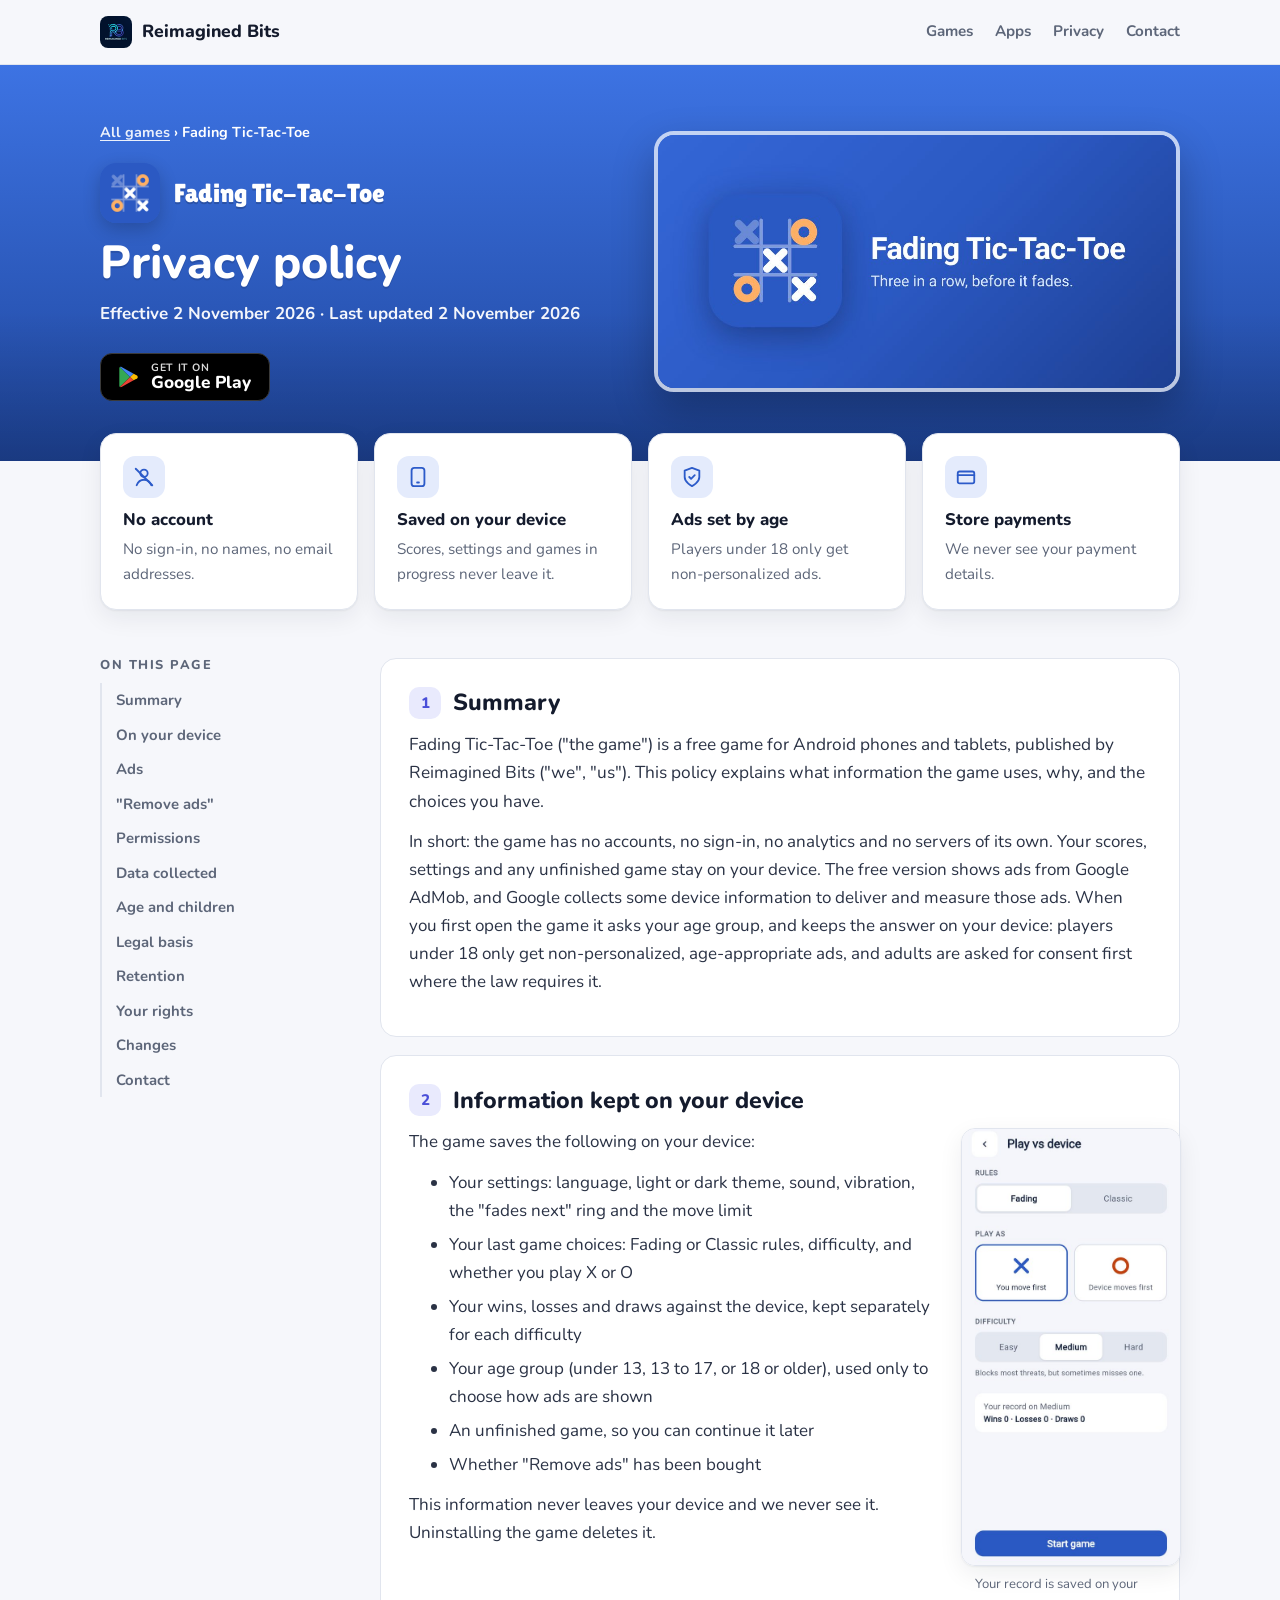
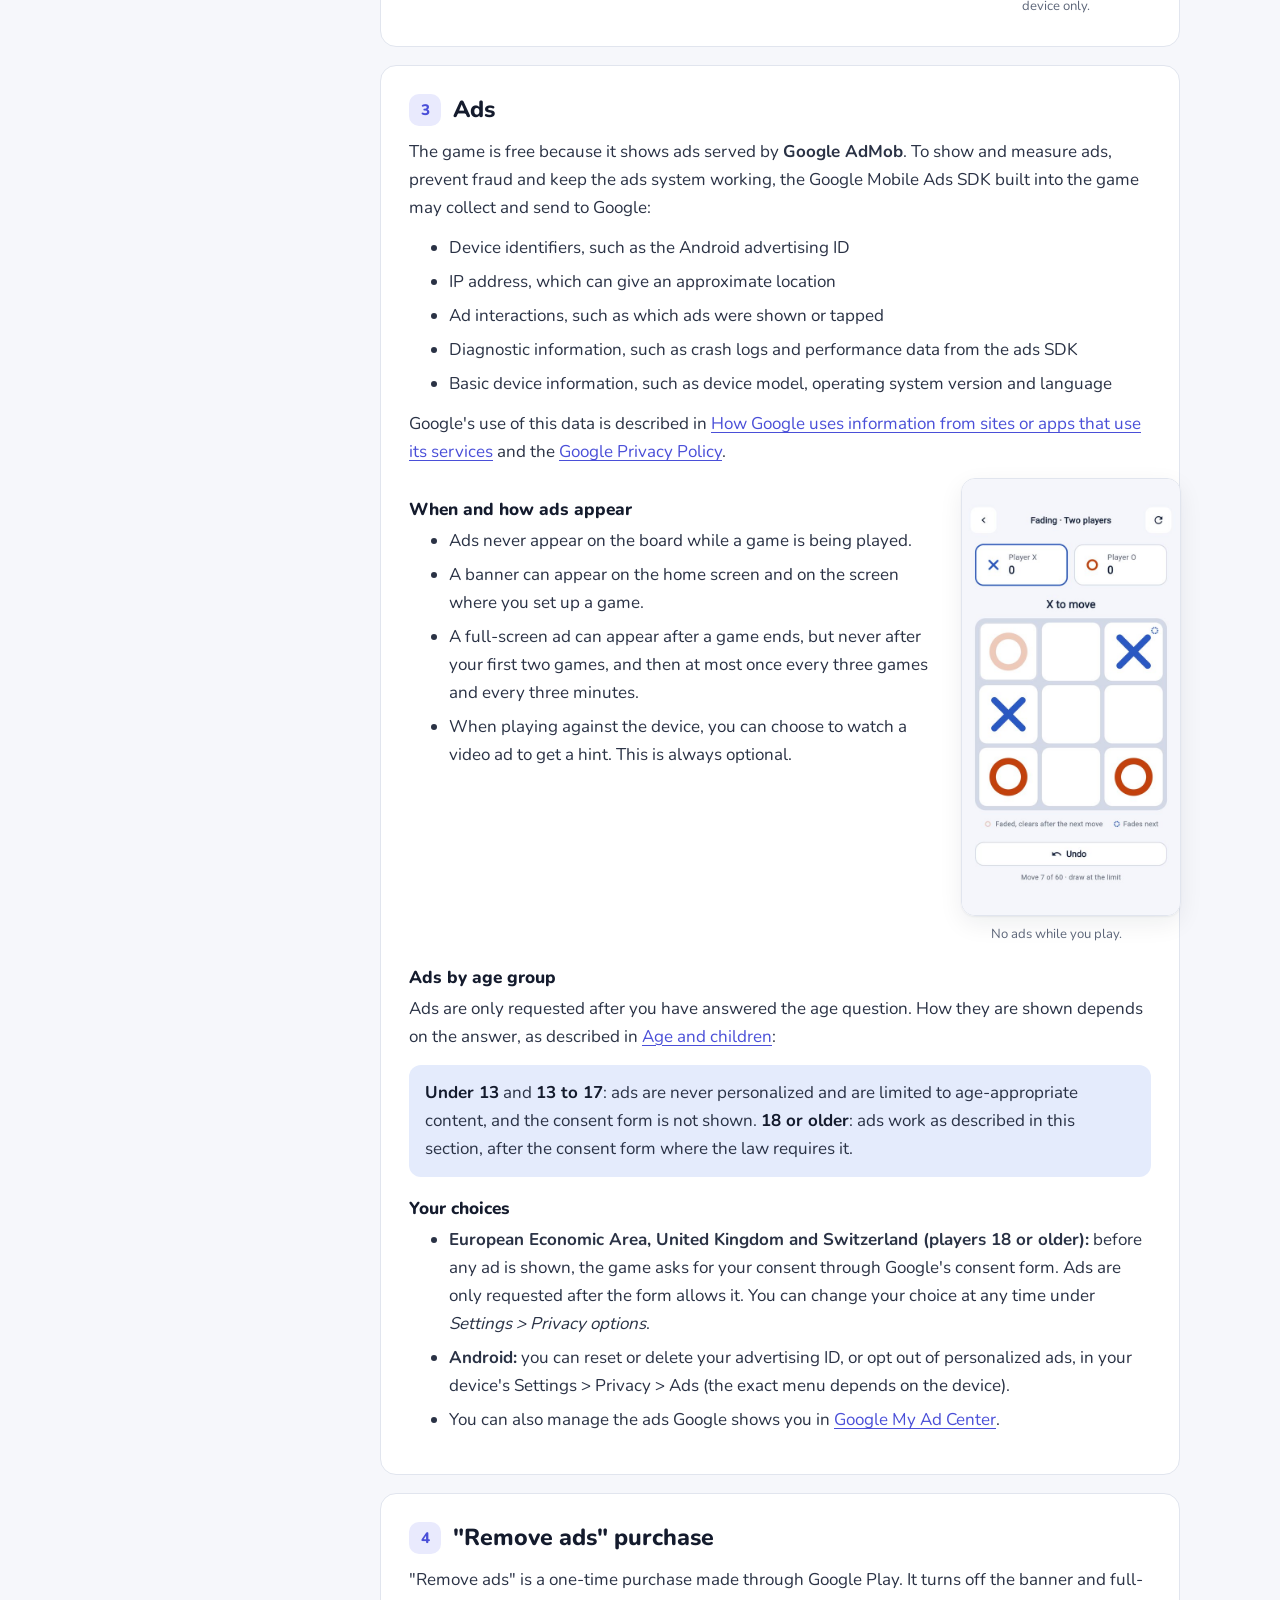
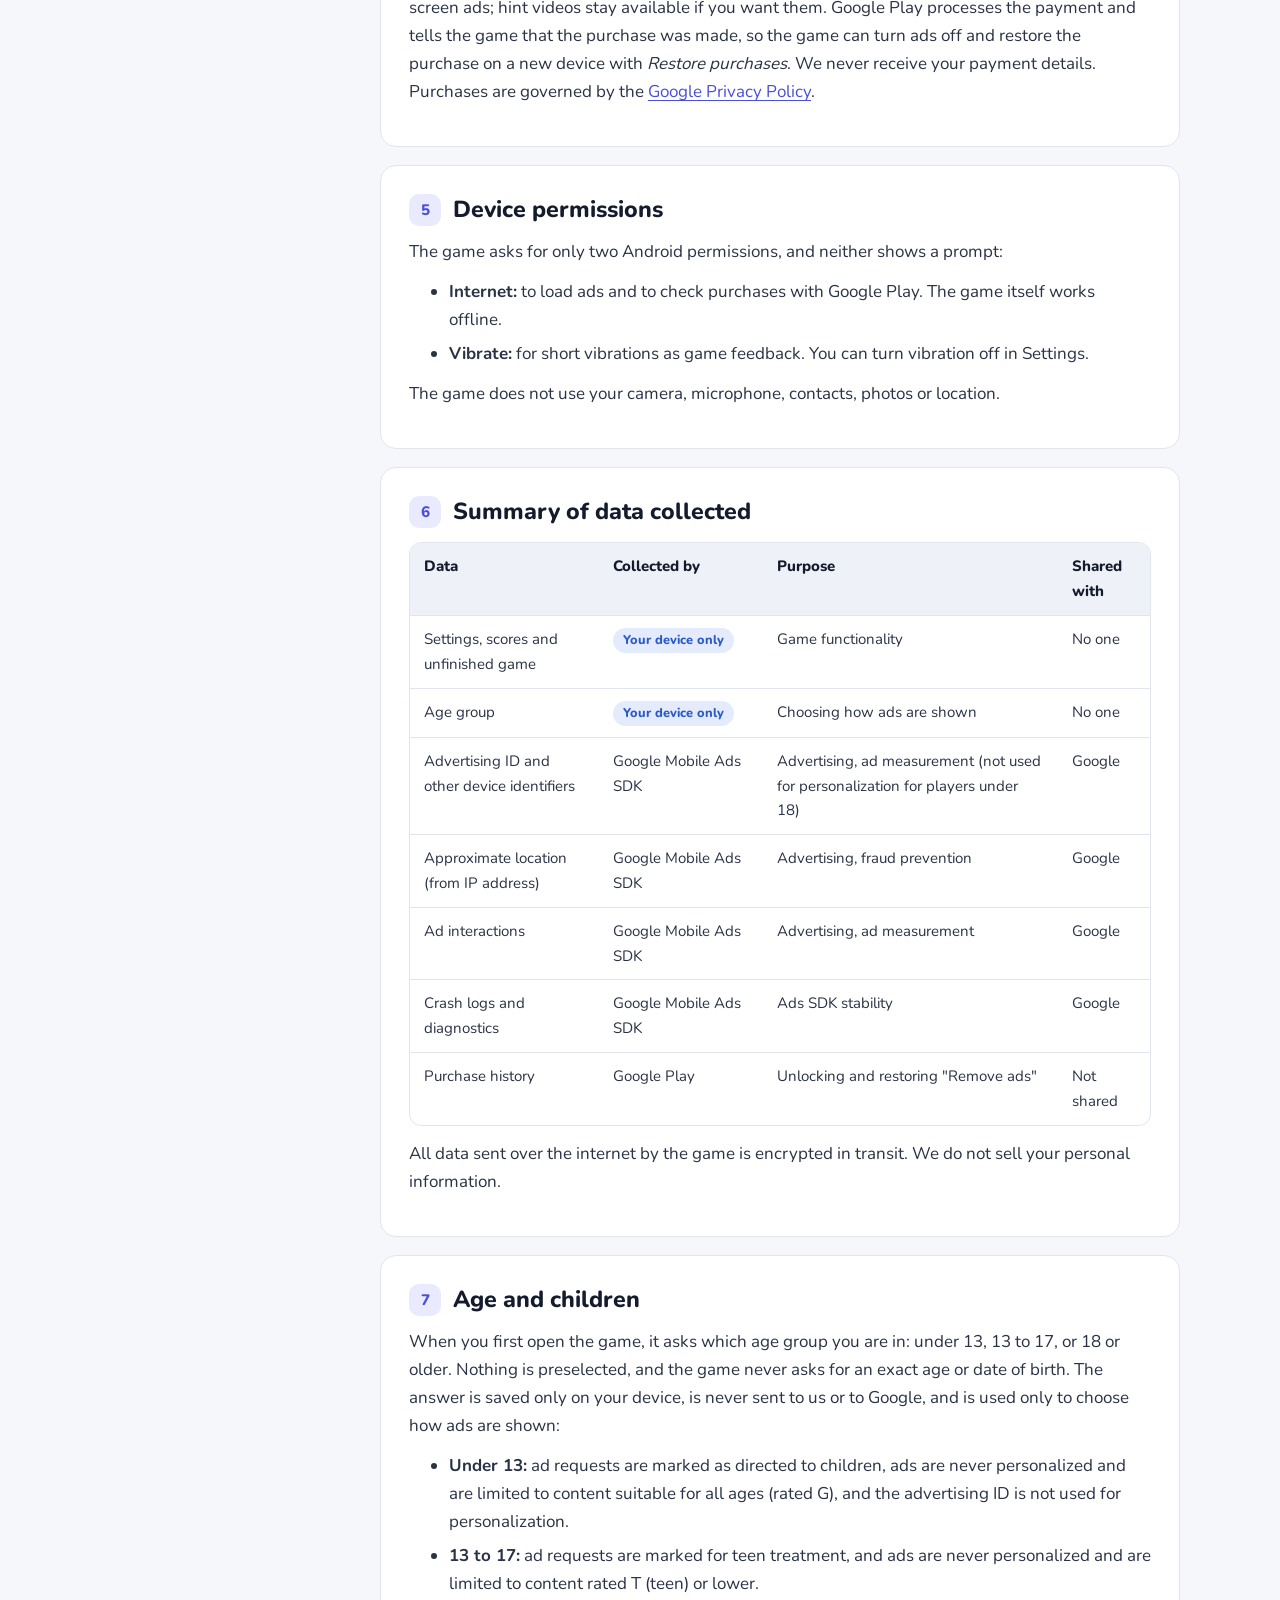
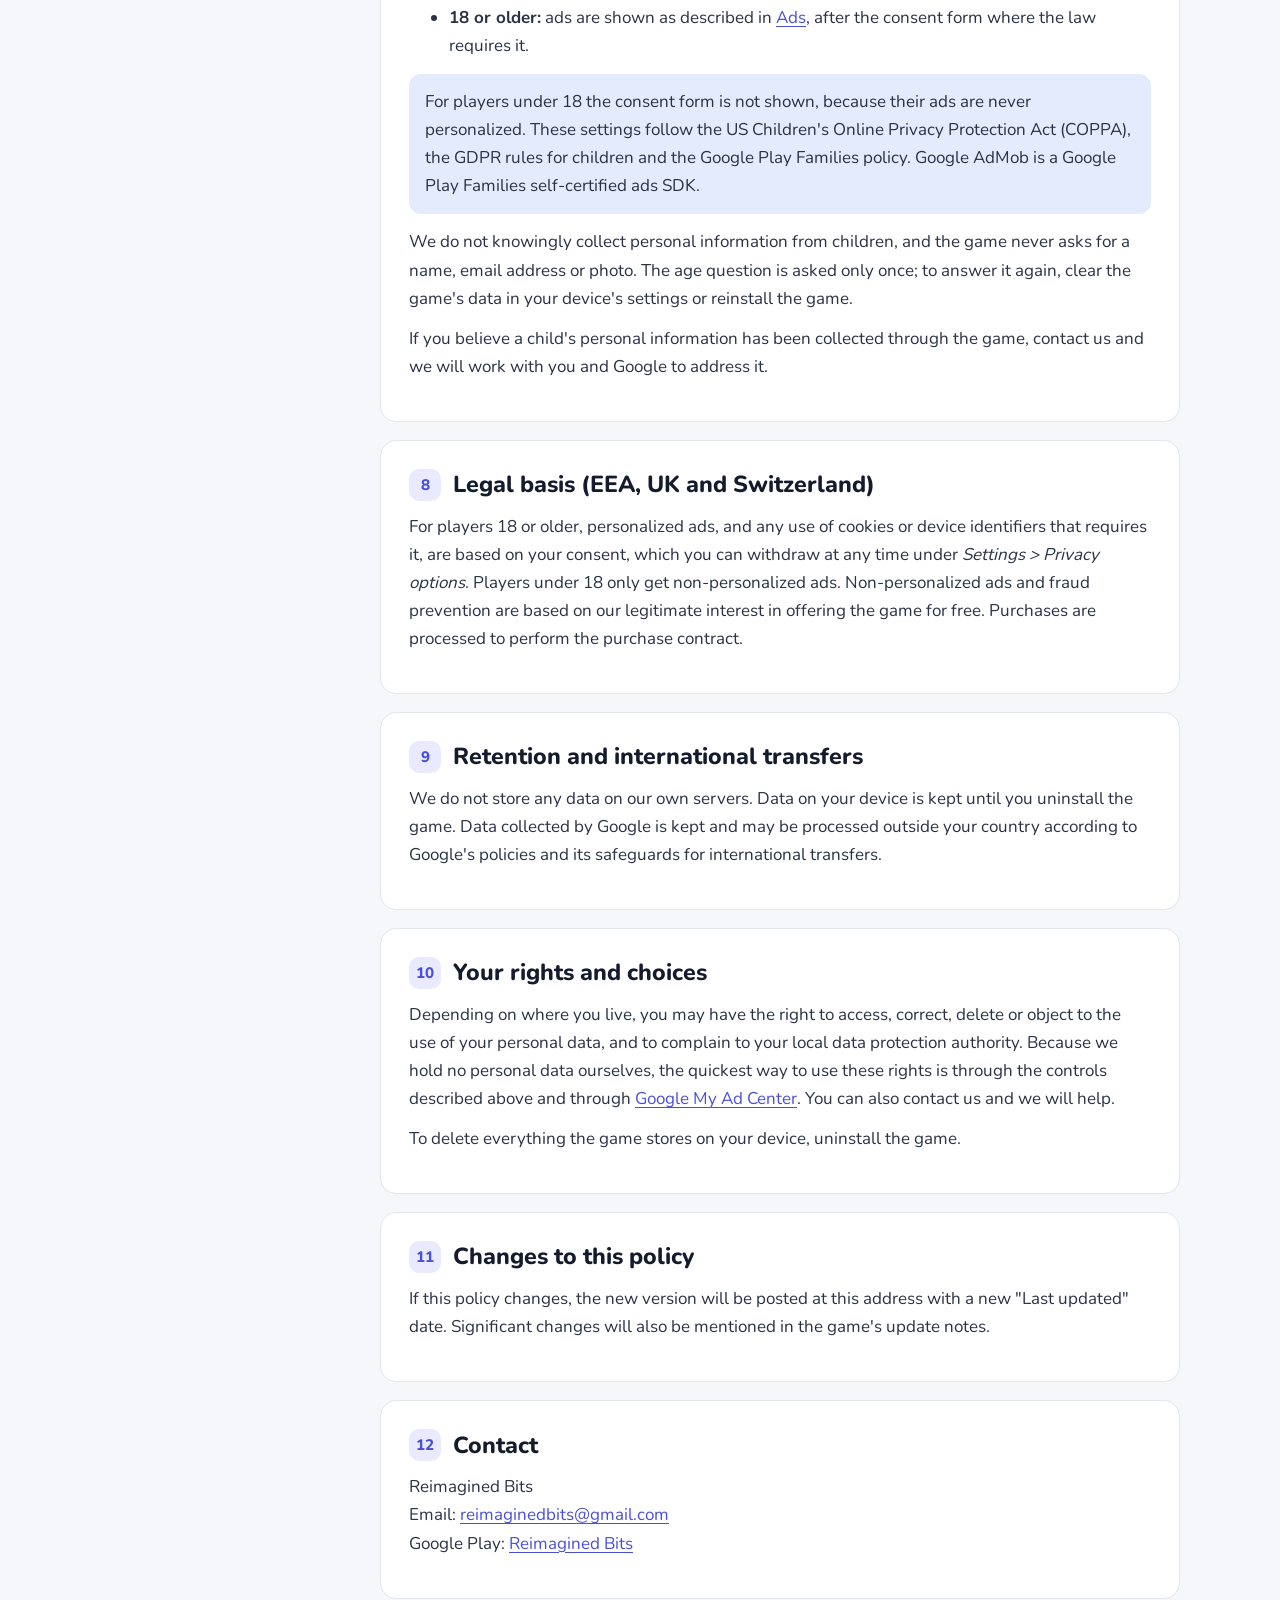
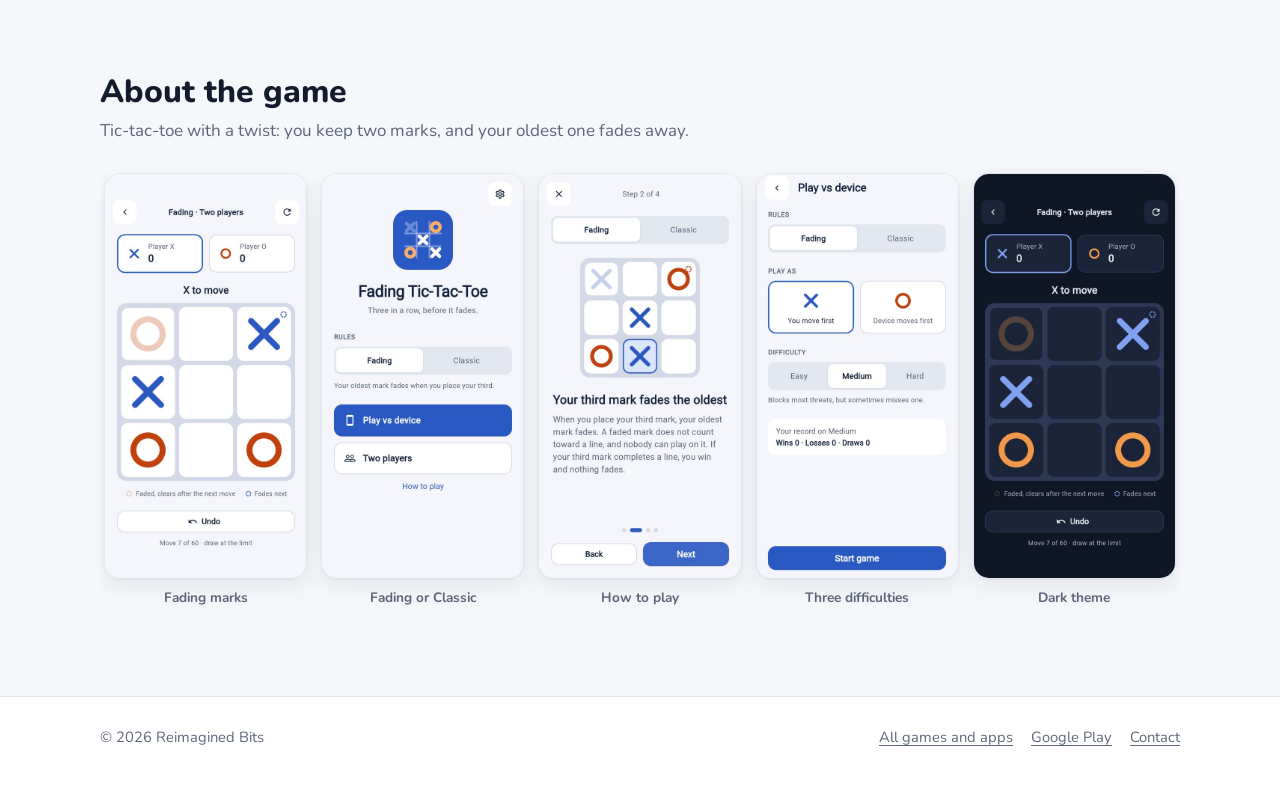
<file: fading-tic-tac-toe/index.html>
<!doctype html>
<html lang="en">
<head>
  <meta charset="utf-8">
  <meta name="viewport" content="width=device-width, initial-scale=1">
  <title>Fading Tic-Tac-Toe privacy policy · Reimagined Bits</title>
  <meta name="description" content="How the Fading Tic-Tac-Toe game for Android handles your data.">
  <meta property="og:title" content="Fading Tic-Tac-Toe privacy policy">
  <meta property="og:image" content="img/feature.jpg">
  <link rel="icon" href="img/icon-64.png">
  <link rel="preload" href="../assets/fonts/nunito-400.woff2" as="font" type="font/woff2" crossorigin>
  <link rel="stylesheet" href="../assets/style.css">
</head>
<body class="theme-blue" style="--shot-ratio: 1 / 2">
<a class="skip" href="#policy">Skip to the policy</a>

<header class="site-header">
  <div class="wrap">
    <a class="brand" href="../" aria-label="Reimagined Bits home">
      <img src="../assets/brand/logo-64.png" alt="" width="32" height="32">
      Reimagined Bits
    </a>
    <nav class="nav" aria-label="Main">
      <a href="../#games">Games</a>
      <a href="../#apps">Apps</a>
      <a href="../#privacy">Privacy</a>
      <a class="hide-sm" href="#contact">Contact</a>
    </nav>
  </div>
</header>

<main>
  <section class="policy-hero">
    <div class="wrap">
      <div>
        <div class="crumbs"><a href="../#games">All games</a> &rsaquo; Fading Tic-Tac-Toe</div>
        <div class="app"><img src="img/icon.png" alt="" width="60" height="60"><span>Fading Tic-Tac-Toe</span></div>
        <h1>Privacy policy</h1>
        <p class="dates">Effective 2 November 2026 · Last updated 2 November 2026</p>
        <div class="actions">
          <a class="btn btn-play" href="https://play.google.com/store/apps/details?id=com.reimaginedbits.tictactoe" rel="noopener">
            <svg viewBox="0 0 24 24" aria-hidden="true"><path d="M4.5 2.8 14 12l-9.5 9.2c-.3-.2-.5-.6-.5-1V3.8c0-.4.2-.8.5-1Z" fill="#34a853"/><path d="m17.2 8.9-3.2 3.1L4.5 2.8l.2-.1c.4-.2.9-.2 1.3 0Z" fill="#4285f4"/><path d="m17.2 15.1-11.2 6.2c-.4.2-.9.2-1.3 0l-.2-.1L14 12Z" fill="#ea4335"/><path d="M20.3 10.6c.9.5.9 2.3 0 2.8l-3.1 1.7L14 12l3.2-3.1Z" fill="#fbbc04"/></svg>
            <div><small>Get it on</small><span>Google Play</span></div>
          </a>
        </div>
      </div>
      <div class="art"><img src="img/feature.jpg" alt="Fading Tic-Tac-Toe title art: the game's icon, a tic-tac-toe grid with blue X marks and orange O marks, next to the tagline Three in a row, before it fades" width="1024" height="500"></div>
    </div>
  </section>

  <section class="glance" aria-label="At a glance">
    <div class="wrap">
      <div class="grid">
        <div class="tile">
          <div class="ico"><svg viewBox="0 0 24 24" fill="none" stroke="currentColor" stroke-width="2" stroke-linecap="round" stroke-linejoin="round" aria-hidden="true"><circle cx="12" cy="8" r="4"/><path d="M4 21c1.5-4 4.5-6 8-6s6.5 2 8 6"/><path d="M3 3l18 18"/></svg></div>
          <h3>No account</h3>
          <p>No sign-in, no names, no email addresses.</p>
        </div>
        <div class="tile">
          <div class="ico"><svg viewBox="0 0 24 24" fill="none" stroke="currentColor" stroke-width="2" stroke-linecap="round" stroke-linejoin="round" aria-hidden="true"><rect x="5" y="2" width="14" height="20" rx="3"/><path d="M11 18h2"/></svg></div>
          <h3>Saved on your device</h3>
          <p>Scores, settings and games in progress never leave it.</p>
        </div>
        <div class="tile">
          <div class="ico"><svg viewBox="0 0 24 24" fill="none" stroke="currentColor" stroke-width="2" stroke-linecap="round" stroke-linejoin="round" aria-hidden="true"><path d="M12 22s8-4 8-10V5l-8-3-8 3v7c0 6 8 10 8 10Z"/><path d="m9 12 2 2 4-4"/></svg></div>
          <h3>Ads set by age</h3>
          <p>Players under 18 only get non-personalized ads.</p>
        </div>
        <div class="tile">
          <div class="ico"><svg viewBox="0 0 24 24" fill="none" stroke="currentColor" stroke-width="2" stroke-linecap="round" stroke-linejoin="round" aria-hidden="true"><rect x="3" y="6" width="18" height="13" rx="2"/><path d="M3 10h18"/></svg></div>
          <h3>Store payments</h3>
          <p>We never see your payment details.</p>
        </div>
      </div>
    </div>
  </section>

  <div class="wrap policy-layout">
    <nav class="toc" aria-label="On this page">
      <h2>On this page</h2>
      <ol>
        <li><a href="#summary">Summary</a></li>
        <li><a href="#device">On your device</a></li>
        <li><a href="#ads">Ads</a></li>
        <li><a href="#purchases">"Remove ads"</a></li>
        <li><a href="#permissions">Permissions</a></li>
        <li><a href="#data">Data collected</a></li>
        <li><a href="#children">Age and children</a></li>
        <li><a href="#legal">Legal basis</a></li>
        <li><a href="#retention">Retention</a></li>
        <li><a href="#rights">Your rights</a></li>
        <li><a href="#changes">Changes</a></li>
        <li><a href="#contact">Contact</a></li>
      </ol>
    </nav>

    <article class="policy" id="policy">
      <section id="summary">
        <h2><span class="n">1</span>Summary</h2>
        <p class="lead">Fading Tic-Tac-Toe ("the game") is a free game for Android phones and tablets, published by Reimagined Bits ("we", "us"). This policy explains what information the game uses, why, and the choices you have.</p>
        <p>In short: the game has no accounts, no sign-in, no analytics and no servers of its own. Your scores, settings and any unfinished game stay on your device. The free version shows ads from Google AdMob, and Google collects some device information to deliver and measure those ads. When you first open the game it asks your age group, and keeps the answer on your device: players under 18 only get non-personalized, age-appropriate ads, and adults are asked for consent first where the law requires it.</p>
      </section>

      <section id="device">
        <h2><span class="n">2</span>Information kept on your device</h2>
        <div class="with-figure">
          <div>
            <p>The game saves the following on your device:</p>
            <ul>
              <li>Your settings: language, light or dark theme, sound, vibration, the "fades next" ring and the move limit</li>
              <li>Your last game choices: Fading or Classic rules, difficulty, and whether you play X or O</li>
              <li>Your wins, losses and draws against the device, kept separately for each difficulty</li>
              <li>Your age group (under 13, 13 to 17, or 18 or older), used only to choose how ads are shown</li>
              <li>An unfinished game, so you can continue it later</li>
              <li>Whether "Remove ads" has been bought</li>
            </ul>
            <p>This information never leaves your device and we never see it. Uninstalling the game deletes it.</p>
          </div>
          <figure><img src="img/shot-difficulty.jpg" alt="Play vs device screen with rules, difficulty and the player's win, loss and draw record" width="540" height="1080" loading="lazy"><figcaption>Your record is saved on your device only.</figcaption></figure>
        </div>
      </section>

      <section id="ads">
        <h2><span class="n">3</span>Ads</h2>
        <p>The game is free because it shows ads served by <strong>Google AdMob</strong>. To show and measure ads, prevent fraud and keep the ads system working, the Google Mobile Ads SDK built into the game may collect and send to Google:</p>
        <ul>
          <li>Device identifiers, such as the Android advertising ID</li>
          <li>IP address, which can give an approximate location</li>
          <li>Ad interactions, such as which ads were shown or tapped</li>
          <li>Diagnostic information, such as crash logs and performance data from the ads SDK</li>
          <li>Basic device information, such as device model, operating system version and language</li>
        </ul>
        <p>Google's use of this data is described in <a href="https://policies.google.com/technologies/partner-sites">How Google uses information from sites or apps that use its services</a> and the <a href="https://policies.google.com/privacy">Google Privacy Policy</a>.</p>

        <div class="with-figure">
          <div>
            <h3>When and how ads appear</h3>
            <ul>
              <li>Ads never appear on the board while a game is being played.</li>
              <li>A banner can appear on the home screen and on the screen where you set up a game.</li>
              <li>A full-screen ad can appear after a game ends, but never after your first two games, and then at most once every three games and every three minutes.</li>
              <li>When playing against the device, you can choose to watch a video ad to get a hint. This is always optional.</li>
            </ul>
          </div>
          <figure><img src="img/shot-fading.jpg" alt="A Fading Tic-Tac-Toe game in progress, with no ads on screen" width="540" height="1080" loading="lazy"><figcaption>No ads while you play.</figcaption></figure>
        </div>

        <h3>Ads by age group</h3>
        <p>Ads are only requested after you have answered the age question. How they are shown depends on the answer, as described in <a href="#children">Age and children</a>:</p>
        <div class="callout"><b>Under 13</b> and <b>13 to 17</b>: ads are never personalized and are limited to age-appropriate content, and the consent form is not shown. <b>18 or older</b>: ads work as described in this section, after the consent form where the law requires it.</div>

        <h3>Your choices</h3>
        <ul>
          <li><strong>European Economic Area, United Kingdom and Switzerland (players 18 or older):</strong> before any ad is shown, the game asks for your consent through Google's consent form. Ads are only requested after the form allows it. You can change your choice at any time under <em>Settings &gt; Privacy options</em>.</li>
          <li><strong>Android:</strong> you can reset or delete your advertising ID, or opt out of personalized ads, in your device's Settings &gt; Privacy &gt; Ads (the exact menu depends on the device).</li>
          <li>You can also manage the ads Google shows you in <a href="https://myadcenter.google.com/">Google My Ad Center</a>.</li>
        </ul>
      </section>

      <section id="purchases">
        <h2><span class="n">4</span>"Remove ads" purchase</h2>
        <p>"Remove ads" is a one-time purchase made through Google Play. It turns off the banner and full-screen ads; hint videos stay available if you want them. Google Play processes the payment and tells the game that the purchase was made, so the game can turn ads off and restore the purchase on a new device with <em>Restore purchases</em>. We never receive your payment details. Purchases are governed by the <a href="https://policies.google.com/privacy">Google Privacy Policy</a>.</p>
      </section>

      <section id="permissions">
        <h2><span class="n">5</span>Device permissions</h2>
        <p>The game asks for only two Android permissions, and neither shows a prompt:</p>
        <ul>
          <li><strong>Internet:</strong> to load ads and to check purchases with Google Play. The game itself works offline.</li>
          <li><strong>Vibrate:</strong> for short vibrations as game feedback. You can turn vibration off in Settings.</li>
        </ul>
        <p>The game does not use your camera, microphone, contacts, photos or location.</p>
      </section>

      <section id="data">
        <h2><span class="n">6</span>Summary of data collected</h2>
        <div class="table-wrap">
        <table>
          <thead>
            <tr><th>Data</th><th>Collected by</th><th>Purpose</th><th>Shared with</th></tr>
          </thead>
          <tbody>
            <tr><td>Settings, scores and unfinished game</td><td><span class="pill ok">Your device only</span></td><td>Game functionality</td><td>No one</td></tr>
            <tr><td>Age group</td><td><span class="pill ok">Your device only</span></td><td>Choosing how ads are shown</td><td>No one</td></tr>
            <tr><td>Advertising ID and other device identifiers</td><td>Google Mobile Ads SDK</td><td>Advertising, ad measurement (not used for personalization for players under 18)</td><td>Google</td></tr>
            <tr><td>Approximate location (from IP address)</td><td>Google Mobile Ads SDK</td><td>Advertising, fraud prevention</td><td>Google</td></tr>
            <tr><td>Ad interactions</td><td>Google Mobile Ads SDK</td><td>Advertising, ad measurement</td><td>Google</td></tr>
            <tr><td>Crash logs and diagnostics</td><td>Google Mobile Ads SDK</td><td>Ads SDK stability</td><td>Google</td></tr>
            <tr><td>Purchase history</td><td>Google Play</td><td>Unlocking and restoring "Remove ads"</td><td>Not shared</td></tr>
          </tbody>
        </table>
        </div>
        <p>All data sent over the internet by the game is encrypted in transit. We do not sell your personal information.</p>
      </section>

      <section id="children">
        <h2><span class="n">7</span>Age and children</h2>
        <p>When you first open the game, it asks which age group you are in: under 13, 13 to 17, or 18 or older. Nothing is preselected, and the game never asks for an exact age or date of birth. The answer is saved only on your device, is never sent to us or to Google, and is used only to choose how ads are shown:</p>
        <ul>
          <li><strong>Under 13:</strong> ad requests are marked as directed to children, ads are never personalized and are limited to content suitable for all ages (rated G), and the advertising ID is not used for personalization.</li>
          <li><strong>13 to 17:</strong> ad requests are marked for teen treatment, and ads are never personalized and are limited to content rated T (teen) or lower.</li>
          <li><strong>18 or older:</strong> ads are shown as described in <a href="#ads">Ads</a>, after the consent form where the law requires it.</li>
        </ul>
        <div class="callout">For players under 18 the consent form is not shown, because their ads are never personalized. These settings follow the US Children's Online Privacy Protection Act (COPPA), the GDPR rules for children and the Google Play Families policy. Google AdMob is a Google Play Families self-certified ads SDK.</div>
        <p>We do not knowingly collect personal information from children, and the game never asks for a name, email address or photo. The age question is asked only once; to answer it again, clear the game's data in your device's settings or reinstall the game.</p>
        <p>If you believe a child's personal information has been collected through the game, contact us and we will work with you and Google to address it.</p>
      </section>

      <section id="legal">
        <h2><span class="n">8</span>Legal basis (EEA, UK and Switzerland)</h2>
        <p>For players 18 or older, personalized ads, and any use of cookies or device identifiers that requires it, are based on your consent, which you can withdraw at any time under <em>Settings &gt; Privacy options</em>. Players under 18 only get non-personalized ads. Non-personalized ads and fraud prevention are based on our legitimate interest in offering the game for free. Purchases are processed to perform the purchase contract.</p>
      </section>

      <section id="retention">
        <h2><span class="n">9</span>Retention and international transfers</h2>
        <p>We do not store any data on our own servers. Data on your device is kept until you uninstall the game. Data collected by Google is kept and may be processed outside your country according to Google's policies and its safeguards for international transfers.</p>
      </section>

      <section id="rights">
        <h2><span class="n">10</span>Your rights and choices</h2>
        <p>Depending on where you live, you may have the right to access, correct, delete or object to the use of your personal data, and to complain to your local data protection authority. Because we hold no personal data ourselves, the quickest way to use these rights is through the controls described above and through <a href="https://myadcenter.google.com/">Google My Ad Center</a>. You can also contact us and we will help.</p>
        <p>To delete everything the game stores on your device, uninstall the game.</p>
      </section>

      <section id="changes">
        <h2><span class="n">11</span>Changes to this policy</h2>
        <p>If this policy changes, the new version will be posted at this address with a new "Last updated" date. Significant changes will also be mentioned in the game's update notes.</p>
      </section>

      <section id="contact">
        <h2><span class="n">12</span>Contact</h2>
        <p>Reimagined Bits<br>
        Email: <a href="mailto:reimaginedbits@gmail.com">reimaginedbits@gmail.com</a><br>
        Google Play: <a href="https://play.google.com/store/apps/developer?id=Reimagined+Bits" rel="noopener">Reimagined Bits</a></p>
      </section>
    </article>
  </div>

  <section class="gallery">
    <div class="wrap">
      <div class="section-head">
        <h2>About the game</h2>
        <p>Tic-tac-toe with a twist: you keep two marks, and your oldest one fades away.</p>
      </div>
      <div class="shots" role="list" aria-label="Fading Tic-Tac-Toe screenshots">
        <figure role="listitem"><img src="img/shot-fading.jpg" alt="A game with fading marks: each player keeps two marks and the oldest one fades" width="540" height="1080" loading="lazy"><figcaption>Fading marks</figcaption></figure>
        <figure role="listitem"><img src="img/shot-home.jpg" alt="Home screen with the choice of Fading or Classic rules" width="540" height="1080" loading="lazy"><figcaption>Fading or Classic</figcaption></figure>
        <figure role="listitem"><img src="img/shot-rules.jpg" alt="Step 2 of the illustrated guide to the rules" width="540" height="1080" loading="lazy"><figcaption>How to play</figcaption></figure>
        <figure role="listitem"><img src="img/shot-difficulty.jpg" alt="Play vs device setup with Easy, Medium and Hard" width="540" height="1080" loading="lazy"><figcaption>Three difficulties</figcaption></figure>
        <figure role="listitem"><img src="img/shot-dark.jpg" alt="A two-player game in the dark theme" width="540" height="1080" loading="lazy"><figcaption>Dark theme</figcaption></figure>
      </div>
    </div>
  </section>
</main>

<footer class="site-footer">
  <div class="wrap">
    <div>© 2026 Reimagined Bits</div>
    <div class="links">
      <a href="../">All games and apps</a>
      <a href="https://play.google.com/store/apps/developer?id=Reimagined+Bits" rel="noopener">Google Play</a>
      <a href="mailto:reimaginedbits@gmail.com">Contact</a>
    </div>
  </div>
</footer>
</body>
</html>
</file>
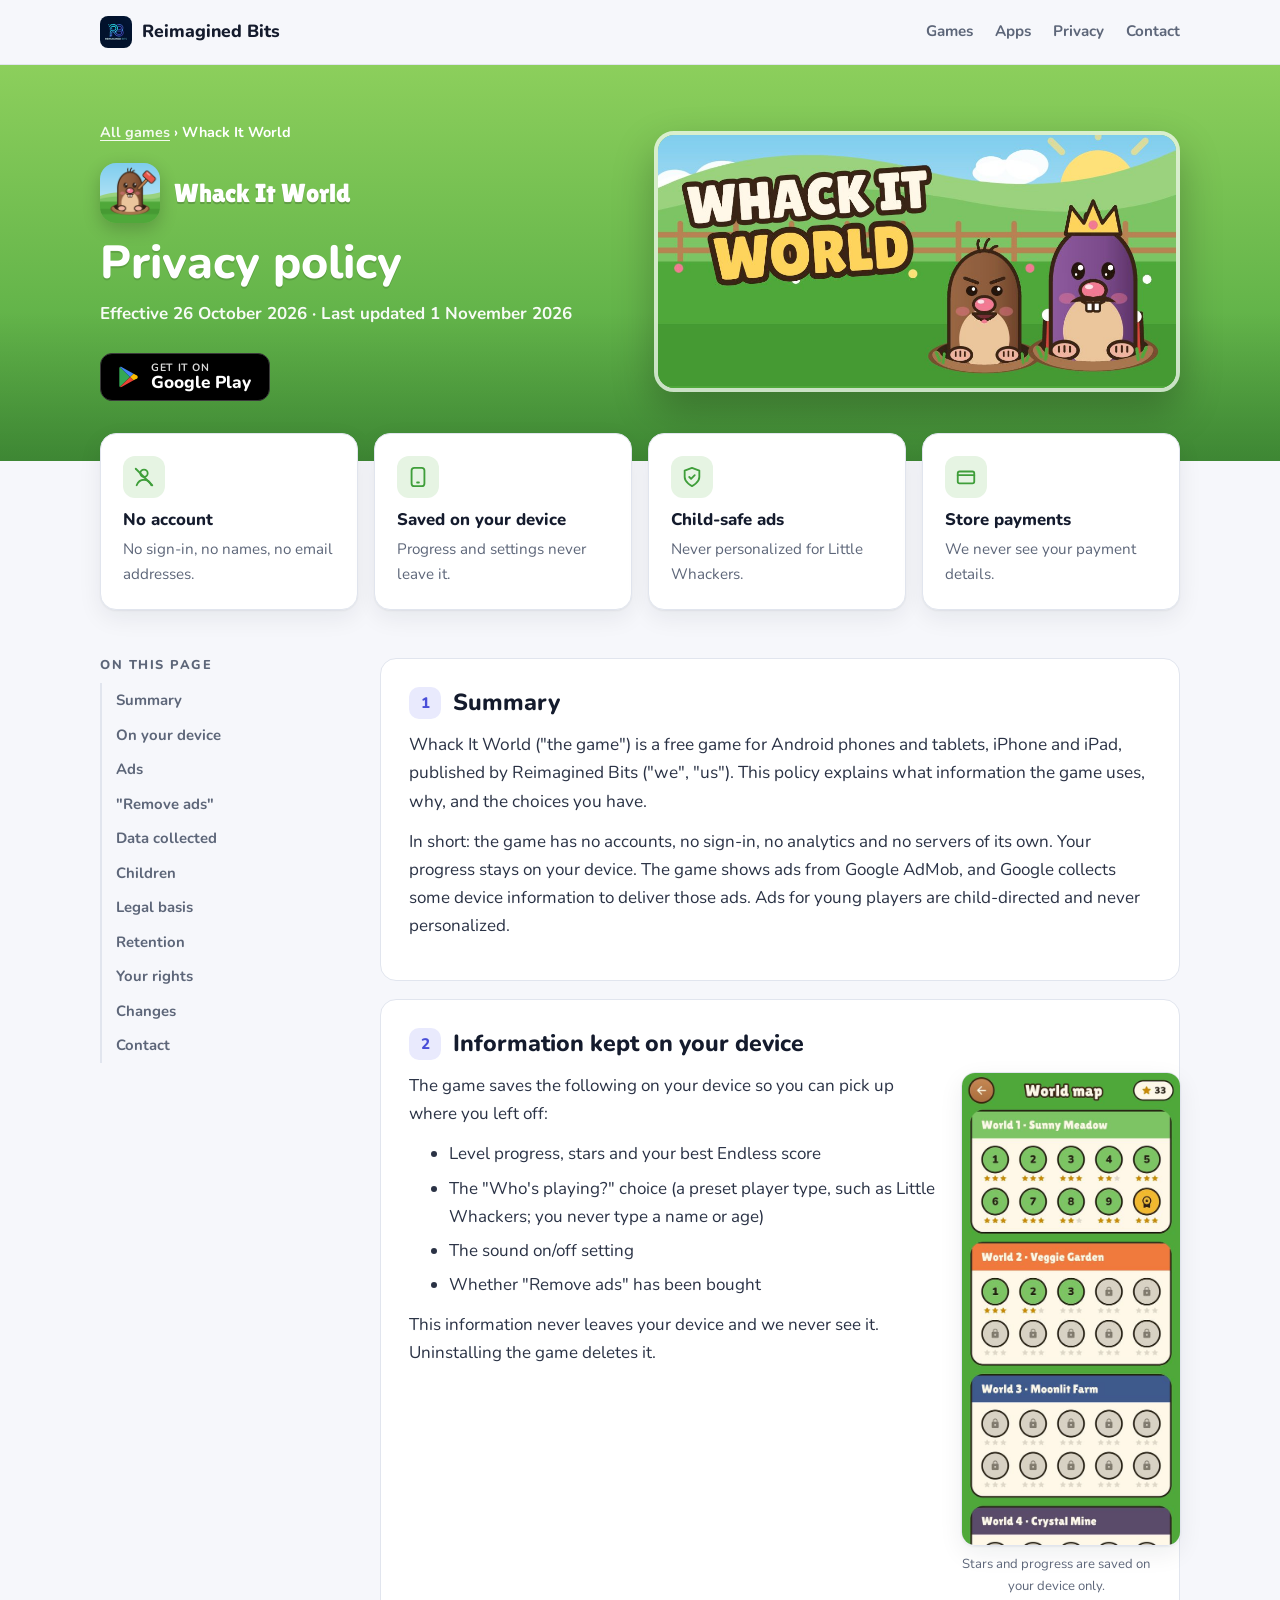
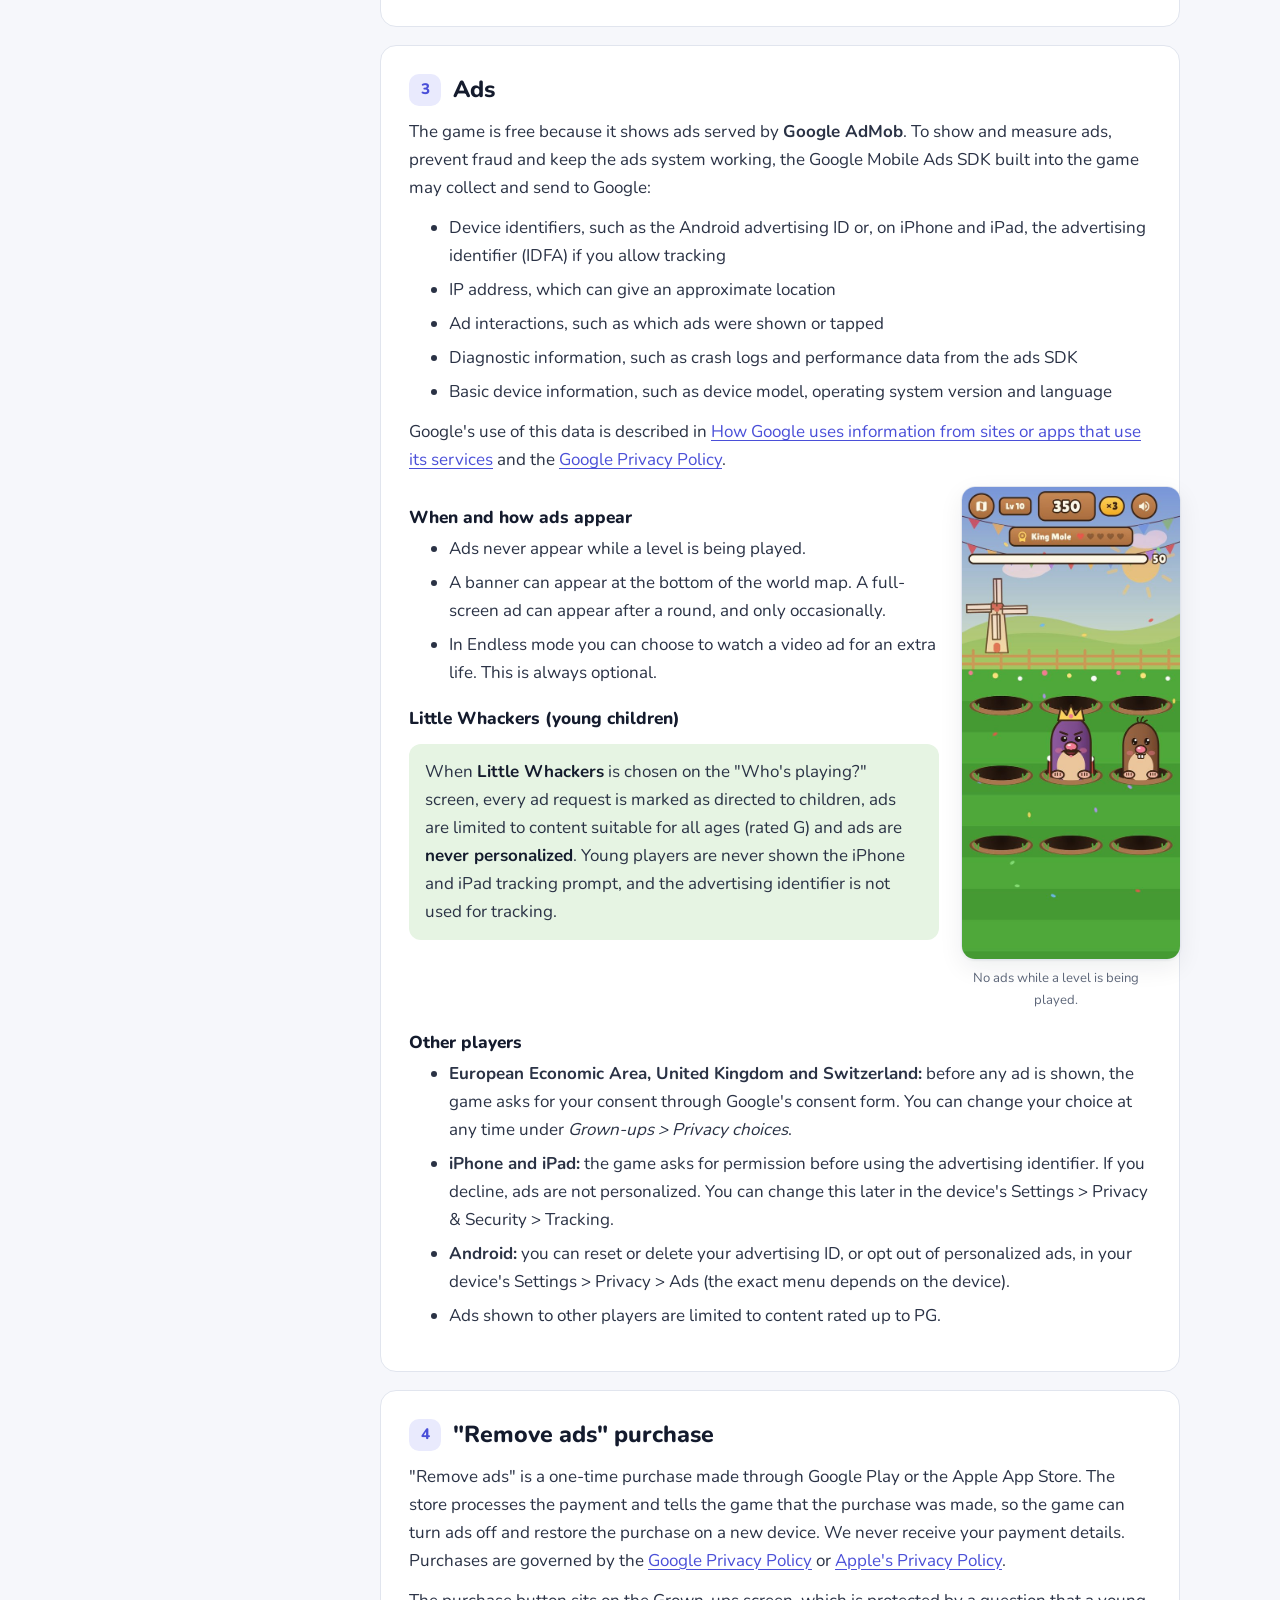
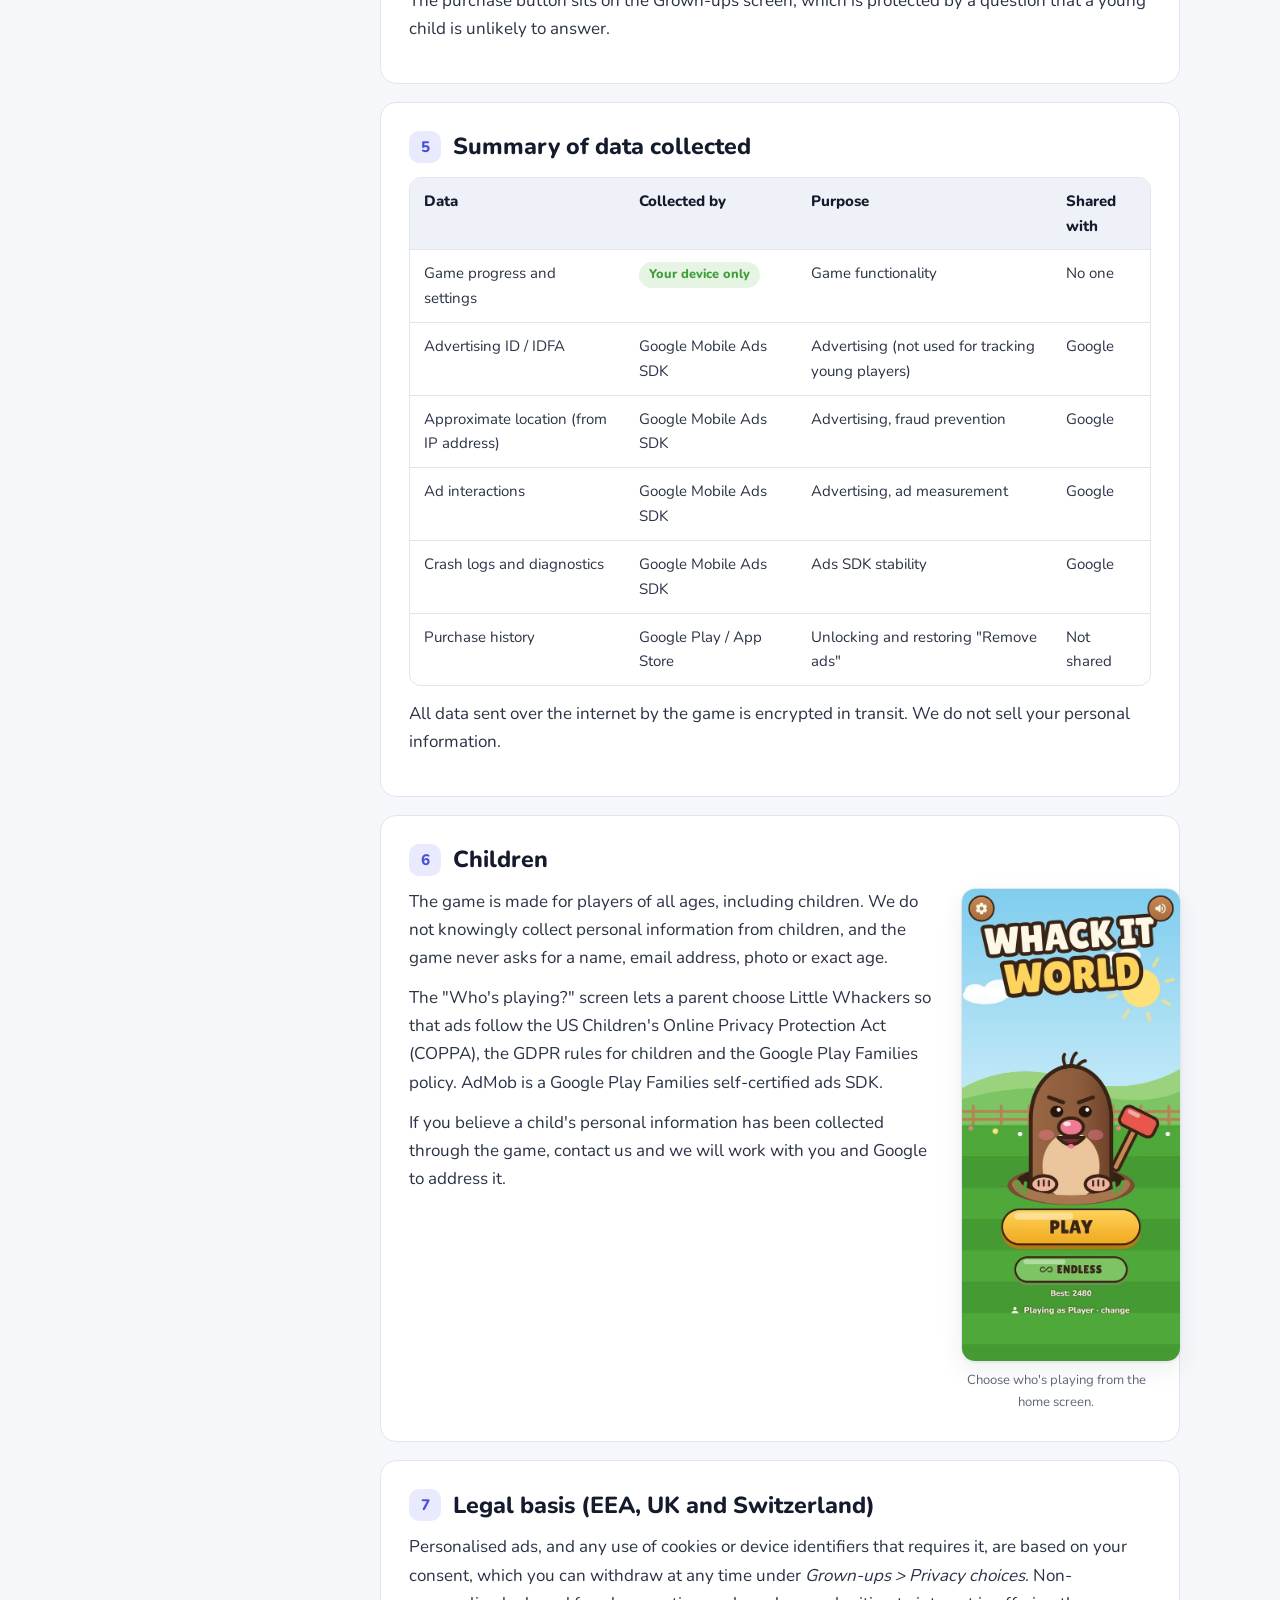
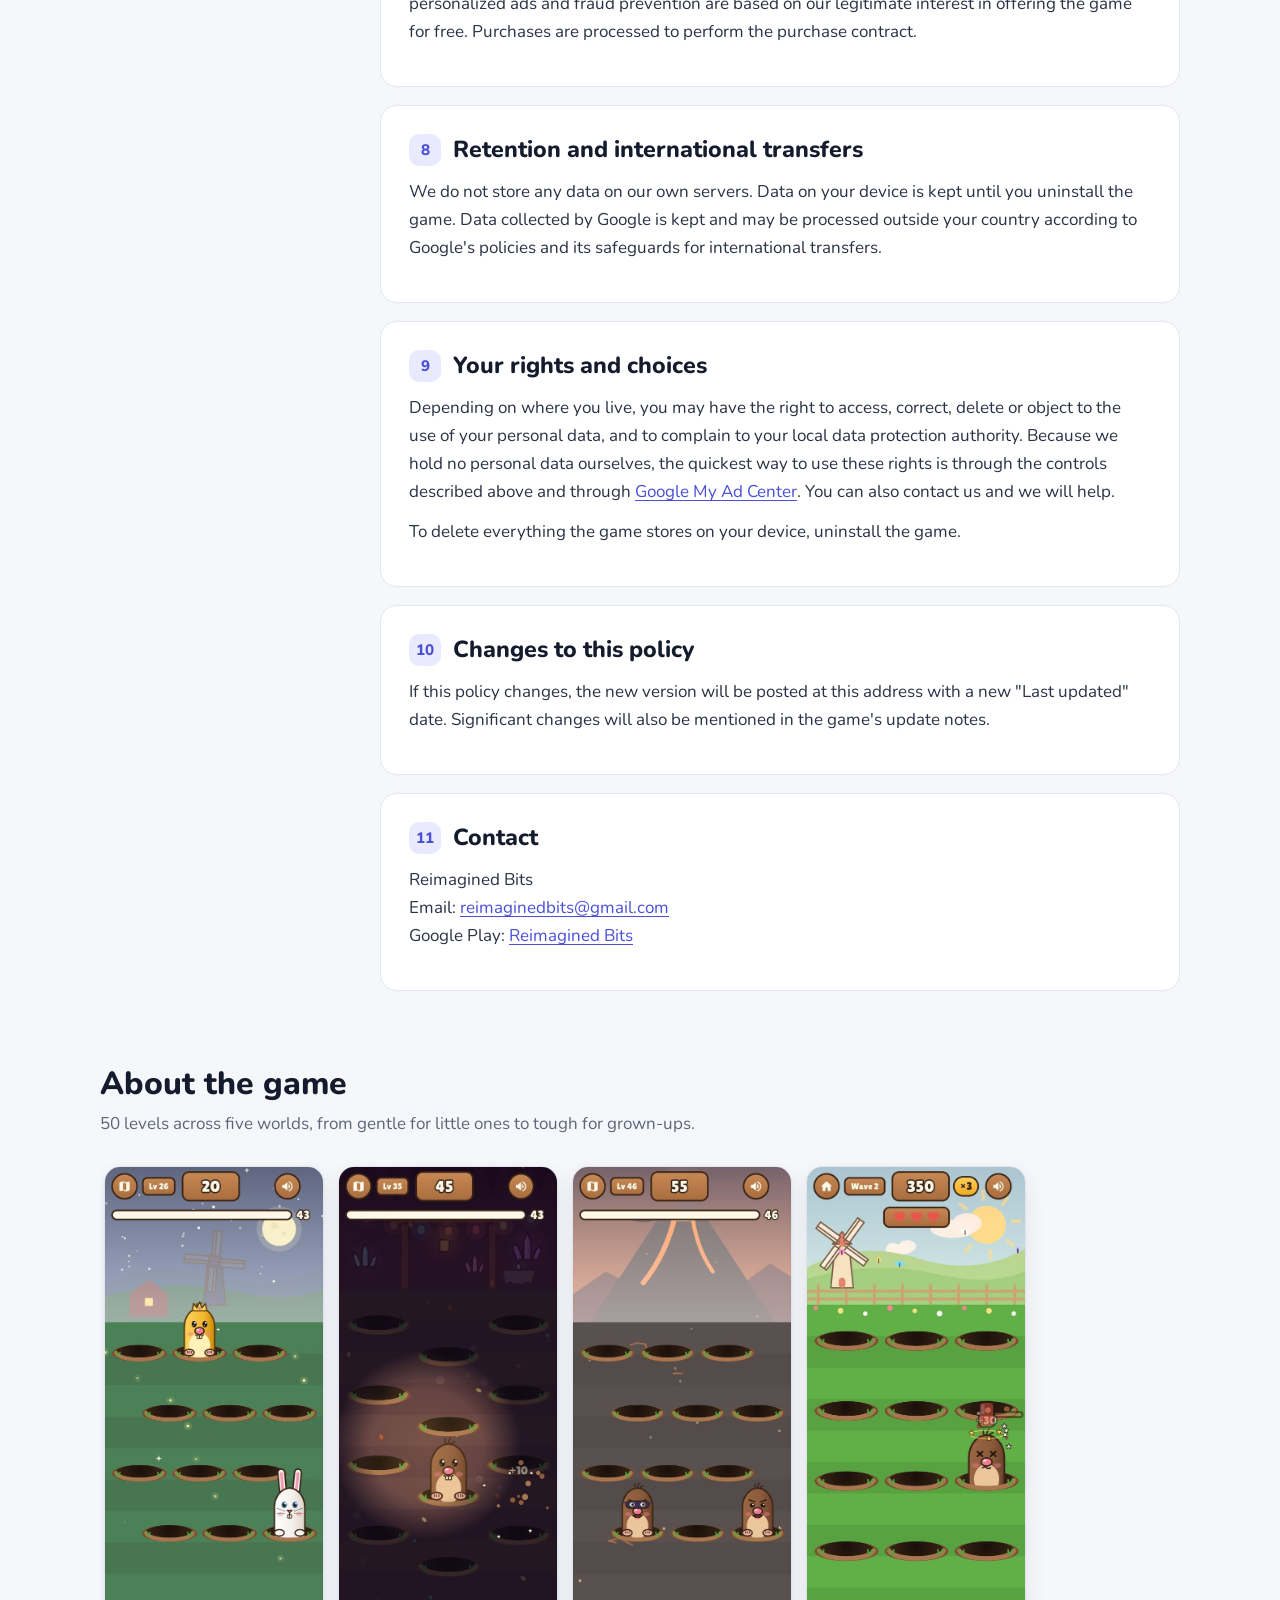
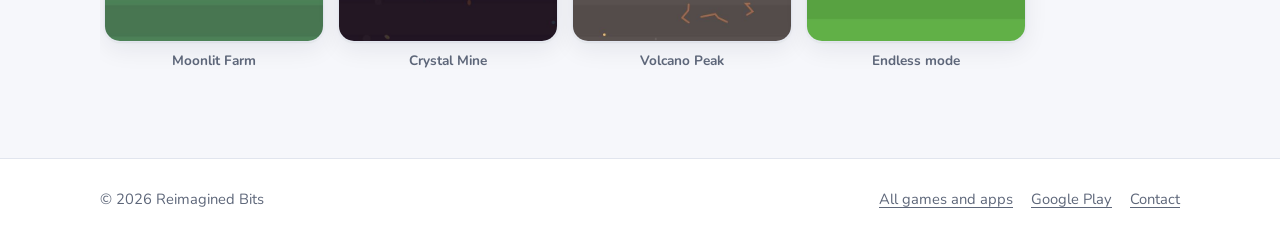
<file: whack-it-world/index.html>
<!doctype html>
<html lang="en">
<head>
  <meta charset="utf-8">
  <meta name="viewport" content="width=device-width, initial-scale=1">
  <title>Whack It World privacy policy · Reimagined Bits</title>
  <meta name="description" content="How the Whack It World game for Android, iPhone and iPad handles your data.">
  <meta property="og:title" content="Whack It World privacy policy">
  <meta property="og:image" content="img/feature.jpg">
  <link rel="icon" href="img/icon-64.png">
  <link rel="preload" href="../assets/fonts/nunito-400.woff2" as="font" type="font/woff2" crossorigin>
  <link rel="stylesheet" href="../assets/style.css">
</head>
<body>
<a class="skip" href="#policy">Skip to the policy</a>

<header class="site-header">
  <div class="wrap">
    <a class="brand" href="../" aria-label="Reimagined Bits home">
      <img src="../assets/brand/logo-64.png" alt="" width="32" height="32">
      Reimagined Bits
    </a>
    <nav class="nav" aria-label="Main">
      <a href="../#games">Games</a>
      <a href="../#apps">Apps</a>
      <a href="../#privacy">Privacy</a>
      <a class="hide-sm" href="#contact">Contact</a>
    </nav>
  </div>
</header>

<main>
  <section class="policy-hero">
    <div class="wrap">
      <div>
        <div class="crumbs"><a href="../">All games</a> &rsaquo; Whack It World</div>
        <div class="app"><img src="img/icon.png" alt="" width="60" height="60"><span>Whack It World</span></div>
        <h1>Privacy policy</h1>
        <p class="dates">Effective 26 October 2026 · Last updated 1 November 2026</p>
        <div class="actions">
          <a class="btn btn-play" href="https://play.google.com/store/apps/details?id=com.reimaginedbits.whackitworld" rel="noopener">
            <svg viewBox="0 0 24 24" aria-hidden="true"><path d="M4.5 2.8 14 12l-9.5 9.2c-.3-.2-.5-.6-.5-1V3.8c0-.4.2-.8.5-1Z" fill="#34a853"/><path d="m17.2 8.9-3.2 3.1L4.5 2.8l.2-.1c.4-.2.9-.2 1.3 0Z" fill="#4285f4"/><path d="m17.2 15.1-11.2 6.2c-.4.2-.9.2-1.3 0l-.2-.1L14 12Z" fill="#ea4335"/><path d="M20.3 10.6c.9.5.9 2.3 0 2.8l-3.1 1.7L14 12l3.2-3.1Z" fill="#fbbc04"/></svg>
            <div><small>Get it on</small><span>Google Play</span></div>
          </a>
        </div>
      </div>
      <div class="art"><img src="img/feature.jpg" alt="Whack It World title art: a brown mole and the purple King Mole in a sunny meadow" width="1024" height="500"></div>
    </div>
  </section>

  <section class="glance" aria-label="At a glance">
    <div class="wrap">
      <div class="grid">
        <div class="tile">
          <div class="ico"><svg viewBox="0 0 24 24" fill="none" stroke="currentColor" stroke-width="2" stroke-linecap="round" stroke-linejoin="round" aria-hidden="true"><circle cx="12" cy="8" r="4"/><path d="M4 21c1.5-4 4.5-6 8-6s6.5 2 8 6"/><path d="M3 3l18 18"/></svg></div>
          <h3>No account</h3>
          <p>No sign-in, no names, no email addresses.</p>
        </div>
        <div class="tile">
          <div class="ico"><svg viewBox="0 0 24 24" fill="none" stroke="currentColor" stroke-width="2" stroke-linecap="round" stroke-linejoin="round" aria-hidden="true"><rect x="5" y="2" width="14" height="20" rx="3"/><path d="M11 18h2"/></svg></div>
          <h3>Saved on your device</h3>
          <p>Progress and settings never leave it.</p>
        </div>
        <div class="tile">
          <div class="ico"><svg viewBox="0 0 24 24" fill="none" stroke="currentColor" stroke-width="2" stroke-linecap="round" stroke-linejoin="round" aria-hidden="true"><path d="M12 22s8-4 8-10V5l-8-3-8 3v7c0 6 8 10 8 10Z"/><path d="m9 12 2 2 4-4"/></svg></div>
          <h3>Child-safe ads</h3>
          <p>Never personalized for Little Whackers.</p>
        </div>
        <div class="tile">
          <div class="ico"><svg viewBox="0 0 24 24" fill="none" stroke="currentColor" stroke-width="2" stroke-linecap="round" stroke-linejoin="round" aria-hidden="true"><rect x="3" y="6" width="18" height="13" rx="2"/><path d="M3 10h18"/></svg></div>
          <h3>Store payments</h3>
          <p>We never see your payment details.</p>
        </div>
      </div>
    </div>
  </section>

  <div class="wrap policy-layout">
    <nav class="toc" aria-label="On this page">
      <h2>On this page</h2>
      <ol>
        <li><a href="#summary">Summary</a></li>
        <li><a href="#device">On your device</a></li>
        <li><a href="#ads">Ads</a></li>
        <li><a href="#purchases">"Remove ads"</a></li>
        <li><a href="#data">Data collected</a></li>
        <li><a href="#children">Children</a></li>
        <li><a href="#legal">Legal basis</a></li>
        <li><a href="#retention">Retention</a></li>
        <li><a href="#rights">Your rights</a></li>
        <li><a href="#changes">Changes</a></li>
        <li><a href="#contact">Contact</a></li>
      </ol>
    </nav>

    <article class="policy" id="policy">
      <section id="summary">
        <h2><span class="n">1</span>Summary</h2>
        <p class="lead">Whack It World ("the game") is a free game for Android phones and tablets, iPhone and iPad, published by Reimagined Bits ("we", "us"). This policy explains what information the game uses, why, and the choices you have.</p>
        <p>In short: the game has no accounts, no sign-in, no analytics and no servers of its own. Your progress stays on your device. The game shows ads from Google AdMob, and Google collects some device information to deliver those ads. Ads for young players are child-directed and never personalized.</p>
      </section>

      <section id="device">
        <h2><span class="n">2</span>Information kept on your device</h2>
        <div class="with-figure">
          <div>
            <p>The game saves the following on your device so you can pick up where you left off:</p>
            <ul>
              <li>Level progress, stars and your best Endless score</li>
              <li>The "Who's playing?" choice (a preset player type, such as Little Whackers; you never type a name or age)</li>
              <li>The sound on/off setting</li>
              <li>Whether "Remove ads" has been bought</li>
            </ul>
            <p>This information never leaves your device and we never see it. Uninstalling the game deletes it.</p>
          </div>
          <figure><img src="img/shot-map.jpg" alt="World map showing levels and stars earned" width="540" height="1169" loading="lazy"><figcaption>Stars and progress are saved on your device only.</figcaption></figure>
        </div>
      </section>

      <section id="ads">
        <h2><span class="n">3</span>Ads</h2>
        <p>The game is free because it shows ads served by <strong>Google AdMob</strong>. To show and measure ads, prevent fraud and keep the ads system working, the Google Mobile Ads SDK built into the game may collect and send to Google:</p>
        <ul>
          <li>Device identifiers, such as the Android advertising ID or, on iPhone and iPad, the advertising identifier (IDFA) if you allow tracking</li>
          <li>IP address, which can give an approximate location</li>
          <li>Ad interactions, such as which ads were shown or tapped</li>
          <li>Diagnostic information, such as crash logs and performance data from the ads SDK</li>
          <li>Basic device information, such as device model, operating system version and language</li>
        </ul>
        <p>Google's use of this data is described in <a href="https://policies.google.com/technologies/partner-sites">How Google uses information from sites or apps that use its services</a> and the <a href="https://policies.google.com/privacy">Google Privacy Policy</a>.</p>

        <div class="with-figure">
          <div>
            <h3>When and how ads appear</h3>
            <ul>
              <li>Ads never appear while a level is being played.</li>
              <li>A banner can appear at the bottom of the world map. A full-screen ad can appear after a round, and only occasionally.</li>
              <li>In Endless mode you can choose to watch a video ad for an extra life. This is always optional.</li>
            </ul>
            <h3>Little Whackers (young children)</h3>
            <div class="callout">When <b>Little Whackers</b> is chosen on the "Who's playing?" screen, every ad request is marked as directed to children, ads are limited to content suitable for all ages (rated G) and ads are <b>never personalized</b>. Young players are never shown the iPhone and iPad tracking prompt, and the advertising identifier is not used for tracking.</div>
          </div>
          <figure><img src="img/shot-king.jpg" alt="A King Mole level being played, with no ads on screen" width="540" height="1169" loading="lazy"><figcaption>No ads while a level is being played.</figcaption></figure>
        </div>

        <h3>Other players</h3>
        <ul>
          <li><strong>European Economic Area, United Kingdom and Switzerland:</strong> before any ad is shown, the game asks for your consent through Google's consent form. You can change your choice at any time under <em>Grown-ups &gt; Privacy choices</em>.</li>
          <li><strong>iPhone and iPad:</strong> the game asks for permission before using the advertising identifier. If you decline, ads are not personalized. You can change this later in the device's Settings &gt; Privacy &amp; Security &gt; Tracking.</li>
          <li><strong>Android:</strong> you can reset or delete your advertising ID, or opt out of personalized ads, in your device's Settings &gt; Privacy &gt; Ads (the exact menu depends on the device).</li>
          <li>Ads shown to other players are limited to content rated up to PG.</li>
        </ul>
      </section>

      <section id="purchases">
        <h2><span class="n">4</span>"Remove ads" purchase</h2>
        <p>"Remove ads" is a one-time purchase made through Google Play or the Apple App Store. The store processes the payment and tells the game that the purchase was made, so the game can turn ads off and restore the purchase on a new device. We never receive your payment details. Purchases are governed by the <a href="https://policies.google.com/privacy">Google Privacy Policy</a> or <a href="https://www.apple.com/legal/privacy/">Apple's Privacy Policy</a>.</p>
        <p>The purchase button sits on the Grown-ups screen, which is protected by a question that a young child is unlikely to answer.</p>
      </section>

      <section id="data">
        <h2><span class="n">5</span>Summary of data collected</h2>
        <div class="table-wrap">
        <table>
          <thead>
            <tr><th>Data</th><th>Collected by</th><th>Purpose</th><th>Shared with</th></tr>
          </thead>
          <tbody>
            <tr><td>Game progress and settings</td><td><span class="pill ok">Your device only</span></td><td>Game functionality</td><td>No one</td></tr>
            <tr><td>Advertising ID / IDFA</td><td>Google Mobile Ads SDK</td><td>Advertising (not used for tracking young players)</td><td>Google</td></tr>
            <tr><td>Approximate location (from IP address)</td><td>Google Mobile Ads SDK</td><td>Advertising, fraud prevention</td><td>Google</td></tr>
            <tr><td>Ad interactions</td><td>Google Mobile Ads SDK</td><td>Advertising, ad measurement</td><td>Google</td></tr>
            <tr><td>Crash logs and diagnostics</td><td>Google Mobile Ads SDK</td><td>Ads SDK stability</td><td>Google</td></tr>
            <tr><td>Purchase history</td><td>Google Play / App Store</td><td>Unlocking and restoring "Remove ads"</td><td>Not shared</td></tr>
          </tbody>
        </table>
        </div>
        <p>All data sent over the internet by the game is encrypted in transit. We do not sell your personal information.</p>
      </section>

      <section id="children">
        <h2><span class="n">6</span>Children</h2>
        <div class="with-figure">
          <div>
            <p>The game is made for players of all ages, including children. We do not knowingly collect personal information from children, and the game never asks for a name, email address, photo or exact age.</p>
            <p>The "Who's playing?" screen lets a parent choose Little Whackers so that ads follow the US Children's Online Privacy Protection Act (COPPA), the GDPR rules for children and the Google Play Families policy. AdMob is a Google Play Families self-certified ads SDK.</p>
            <p>If you believe a child's personal information has been collected through the game, contact us and we will work with you and Google to address it.</p>
          </div>
          <figure><img src="img/shot-home.jpg" alt="Home screen showing who is playing" width="540" height="1169" loading="lazy"><figcaption>Choose who's playing from the home screen.</figcaption></figure>
        </div>
      </section>

      <section id="legal">
        <h2><span class="n">7</span>Legal basis (EEA, UK and Switzerland)</h2>
        <p>Personalised ads, and any use of cookies or device identifiers that requires it, are based on your consent, which you can withdraw at any time under <em>Grown-ups &gt; Privacy choices</em>. Non-personalized ads and fraud prevention are based on our legitimate interest in offering the game for free. Purchases are processed to perform the purchase contract.</p>
      </section>

      <section id="retention">
        <h2><span class="n">8</span>Retention and international transfers</h2>
        <p>We do not store any data on our own servers. Data on your device is kept until you uninstall the game. Data collected by Google is kept and may be processed outside your country according to Google's policies and its safeguards for international transfers.</p>
      </section>

      <section id="rights">
        <h2><span class="n">9</span>Your rights and choices</h2>
        <p>Depending on where you live, you may have the right to access, correct, delete or object to the use of your personal data, and to complain to your local data protection authority. Because we hold no personal data ourselves, the quickest way to use these rights is through the controls described above and through <a href="https://myadcenter.google.com/">Google My Ad Center</a>. You can also contact us and we will help.</p>
        <p>To delete everything the game stores on your device, uninstall the game.</p>
      </section>

      <section id="changes">
        <h2><span class="n">10</span>Changes to this policy</h2>
        <p>If this policy changes, the new version will be posted at this address with a new "Last updated" date. Significant changes will also be mentioned in the game's update notes.</p>
      </section>

      <section id="contact">
        <h2><span class="n">11</span>Contact</h2>
        <p>Reimagined Bits<br>
        Email: <a href="mailto:reimaginedbits@gmail.com">reimaginedbits@gmail.com</a><br>
        Google Play: <a href="https://play.google.com/store/apps/developer?id=Reimagined+Bits" rel="noopener">Reimagined Bits</a></p>
      </section>
    </article>
  </div>

  <section class="gallery">
    <div class="wrap">
      <div class="section-head">
        <h2>About the game</h2>
        <p>50 levels across five worlds, from gentle for little ones to tough for grown-ups.</p>
      </div>
      <div class="shots" role="list" aria-label="Whack It World screenshots">
        <figure role="listitem"><img src="img/shot-night.jpg" alt="Moonlit Farm level at night with a bunny" width="540" height="1169" loading="lazy"><figcaption>Moonlit Farm</figcaption></figure>
        <figure role="listitem"><img src="img/shot-mine.jpg" alt="Crystal Mine level lit by a lantern" width="540" height="1169" loading="lazy"><figcaption>Crystal Mine</figcaption></figure>
        <figure role="listitem"><img src="img/shot-volcano.jpg" alt="Volcano Peak level" width="540" height="1169" loading="lazy"><figcaption>Volcano Peak</figcaption></figure>
        <figure role="listitem"><img src="img/shot-endless.jpg" alt="Endless mode with three lives" width="540" height="1169" loading="lazy"><figcaption>Endless mode</figcaption></figure>
      </div>
    </div>
  </section>
</main>

<footer class="site-footer">
  <div class="wrap">
    <div>© 2026 Reimagined Bits</div>
    <div class="links">
      <a href="../">All games and apps</a>
      <a href="https://play.google.com/store/apps/developer?id=Reimagined+Bits" rel="noopener">Google Play</a>
      <a href="mailto:reimaginedbits@gmail.com">Contact</a>
    </div>
  </div>
</footer>
</body>
</html>
</file>
<file: assets/style.css>
/* Reimagined Bits privacy pages. One stylesheet for the index and every app policy. */

@font-face { font-family: "Nunito"; font-weight: 400; font-display: swap; src: url("fonts/nunito-400.woff2") format("woff2"); }
@font-face { font-family: "Nunito"; font-weight: 700; font-display: swap; src: url("fonts/nunito-700.woff2") format("woff2"); }
@font-face { font-family: "Nunito"; font-weight: 800; font-display: swap; src: url("fonts/nunito-800.woff2") format("woff2"); }
@font-face { font-family: "Lilita One"; font-weight: 400; font-display: swap; src: url("fonts/lilita-one.woff2") format("woff2"); }

:root {
  --bg: #f6f7fb;
  --surface: #ffffff;
  --surface-2: #eef1f7;
  --ink: #141b2d;
  --text: #2a3245;
  --muted: #5d6679;
  --border: #e1e5ee;
  --brand: #4a4fd8;
  --brand-ink: #ffffff;
  --brand-soft: #e9eafd;
  --accent: #f5b301;
  --game: #3f9e3a;
  --game-soft: #e6f4e3;
  --hero-from: #1b2140;
  --hero-to: #2e3577;
  --shadow: 0 1px 2px rgba(20, 27, 45, .06), 0 8px 24px rgba(20, 27, 45, .07);
  --radius: 16px;
  --font: "Nunito", -apple-system, BlinkMacSystemFont, "Segoe UI", Roboto, Helvetica, Arial, sans-serif;
  --display: "Lilita One", var(--font);
  color-scheme: light dark;
}
@media (prefers-color-scheme: dark) {
  :root {
    --bg: #0f1320;
    --surface: #171c2c;
    --surface-2: #1f2538;
    --ink: #f2f4fa;
    --text: #d5dae6;
    --muted: #9aa3b8;
    --border: #2a3147;
    --brand: #8f93ff;
    --brand-ink: #10132a;
    --brand-soft: #232859;
    --game: #7fd17a;
    --game-soft: #1b2e22;
    --hero-from: #0b0e1a;
    --hero-to: #1d2253;
    --shadow: 0 1px 2px rgba(0, 0, 0, .3), 0 8px 24px rgba(0, 0, 0, .25);
  }
}

* { box-sizing: border-box; }
html { scroll-behavior: smooth; }
body {
  margin: 0;
  background: var(--bg);
  color: var(--text);
  font: 17px/1.65 var(--font);
  -webkit-font-smoothing: antialiased;
}
img { max-width: 100%; height: auto; display: block; }
a { color: var(--brand); text-underline-offset: 3px; }
a:hover { text-decoration-thickness: 2px; }
h1, h2, h3 { color: var(--ink); line-height: 1.2; font-weight: 800; }
.wrap { max-width: 1120px; margin: 0 auto; padding: 0 20px; }
.skip { position: absolute; left: -999px; }
.skip:focus { left: 16px; top: 12px; z-index: 10; background: var(--surface); padding: 8px 12px; border-radius: 8px; }

/* Header and footer */
.site-header {
  position: sticky; top: 0; z-index: 5;
  background: color-mix(in srgb, var(--bg) 85%, transparent);
  backdrop-filter: saturate(1.4) blur(10px);
  -webkit-backdrop-filter: saturate(1.4) blur(10px);
  border-bottom: 1px solid var(--border);
}
.site-header .wrap { display: flex; align-items: center; justify-content: space-between; height: 64px; gap: 16px; }
.brand { display: flex; align-items: center; gap: 10px; color: var(--ink); text-decoration: none; font-weight: 800; font-size: 1.1rem; white-space: nowrap; }
.brand svg { width: 30px; height: 30px; flex: none; }
.nav { display: flex; gap: 22px; font-weight: 700; font-size: .95rem; }
.nav a { color: var(--muted); text-decoration: none; }
.nav a:hover { color: var(--ink); }
@media (max-width: 560px) { .nav { gap: 14px; font-size: .9rem; } .nav .hide-sm { display: none; } }

.site-footer { margin-top: 72px; border-top: 1px solid var(--border); background: var(--surface); }
.site-footer .wrap { display: flex; flex-wrap: wrap; justify-content: space-between; gap: 16px 32px; padding-top: 28px; padding-bottom: 36px; color: var(--muted); font-size: .92rem; }
.site-footer a { color: var(--muted); }
.site-footer .links { display: flex; flex-wrap: wrap; gap: 18px; }

/* Buttons */
.btn {
  display: inline-flex; align-items: center; gap: 10px;
  padding: 12px 20px; border-radius: 12px;
  font-weight: 800; font-size: .98rem; text-decoration: none;
  border: 1px solid transparent; transition: transform .15s ease, box-shadow .15s ease;
}
.btn:hover { transform: translateY(-1px); text-decoration: none; }
.btn-primary { background: var(--brand); color: var(--brand-ink); box-shadow: var(--shadow); }
.btn-ghost { background: var(--surface); color: var(--ink); border-color: var(--border); }
.btn-light { background: rgba(255,255,255,.12); color: #fff; border-color: rgba(255,255,255,.28); }
.btn-play { background: #000; color: #fff; border-color: #3a3a3a; padding: 8px 18px 8px 14px; line-height: 1.1; }
.btn-play svg { width: 26px; height: 26px; flex: none; }
.btn-play small { display: block; font-size: .66rem; font-weight: 700; letter-spacing: .06em; text-transform: uppercase; opacity: .85; }
.btn-play span { font-size: 1.08rem; }
.actions { display: flex; flex-wrap: wrap; gap: 12px; margin-top: 24px; }

/* Index hero */
.hero {
  overflow: hidden;
  background: radial-gradient(1200px 400px at 85% -10%, rgba(245,179,1,.22), transparent 60%),
              linear-gradient(135deg, var(--hero-from), var(--hero-to));
  color: #e7e9f6;
}
.hero .wrap { padding-top: 72px; padding-bottom: 80px; }
.eyebrow { display: inline-block; font-size: .8rem; font-weight: 800; letter-spacing: .12em; text-transform: uppercase; color: var(--accent); margin-bottom: 14px; }
.hero h1 { color: #fff; font-size: clamp(2.1rem, 5vw, 3.3rem); margin: 0 0 16px; max-width: 16ch; }
.hero p { font-size: 1.15rem; max-width: 56ch; margin: 0; color: #cdd1ea; }

section { scroll-margin-top: 80px; }
.section { padding-top: 64px; }
.section-head { margin-bottom: 24px; }
.section-head h2 { font-size: clamp(1.6rem, 3vw, 2rem); margin: 0 0 6px; }
.section-head p { margin: 0; color: var(--muted); }

/* Game showcase card */
.game-card { background: var(--surface); border: 1px solid var(--border); border-radius: 22px; box-shadow: var(--shadow); overflow: hidden; }
.game-card .banner { position: relative; aspect-ratio: 1024 / 500; max-height: 380px; width: 100%; overflow: hidden; background: #8fd16a; }
.game-card .banner img { width: 100%; height: 100%; object-fit: cover; }
.game-body { display: grid; grid-template-columns: 1fr; gap: 28px; padding: 28px; }
@media (min-width: 900px) { .game-body { grid-template-columns: 1.15fr .85fr; padding: 36px; } }
.game-title { display: flex; align-items: center; gap: 16px; margin-bottom: 14px; }
.game-title img { width: 72px; height: 72px; border-radius: 18px; box-shadow: var(--shadow); }
.game-title h3 { font-family: var(--display); font-weight: 400; font-size: 2rem; margin: 0; letter-spacing: .01em; }
.game-title .sub { color: var(--muted); font-size: .95rem; margin: 2px 0 0; }
.tags { display: flex; flex-wrap: wrap; gap: 8px; margin: 16px 0 0; padding: 0; list-style: none; }
.tags li { background: var(--game-soft); color: var(--game); font-weight: 800; font-size: .82rem; padding: 5px 12px; border-radius: 999px; }
.features { list-style: none; padding: 0; margin: 0; display: grid; gap: 12px; }
.features li { display: flex; gap: 12px; align-items: flex-start; background: var(--surface-2); border-radius: 12px; padding: 12px 14px; }
.features li b { color: var(--ink); display: block; }
.features li span { color: var(--muted); font-size: .94rem; }
.features .dot { flex: none; width: 34px; height: 34px; border-radius: 10px; display: grid; place-items: center; font-size: 1.1rem; background: var(--surface); }

/* Screenshot strip */
.shots { display: grid; grid-auto-flow: column; grid-auto-columns: minmax(150px, 1fr); gap: 14px; overflow-x: auto; padding: 4px 4px 14px; scroll-snap-type: x mandatory; }
.shots figure { margin: 0; scroll-snap-align: start; }
.shots img { border-radius: 16px; border: 1px solid var(--border); box-shadow: var(--shadow); aspect-ratio: var(--shot-ratio, 1242 / 2688); object-fit: cover; width: 100%; }
.shots figcaption { text-align: center; font-size: .85rem; color: var(--muted); margin-top: 8px; font-weight: 700; }
.game-card .shots { padding: 0 28px 28px; }
@media (min-width: 900px) { .game-card .shots { padding: 0 36px 36px; } }

/* Principles grid */
.grid { display: grid; gap: 16px; grid-template-columns: repeat(auto-fit, minmax(230px, 1fr)); }
.tile { background: var(--surface); border: 1px solid var(--border); border-radius: var(--radius); padding: 22px; }
.tile .ico { width: 42px; height: 42px; border-radius: 12px; display: grid; place-items: center; background: var(--brand-soft); color: var(--brand); margin-bottom: 12px; }
.tile .ico svg { width: 22px; height: 22px; }
.tile h3 { font-size: 1.05rem; margin: 0 0 6px; }
.tile p { margin: 0; color: var(--muted); font-size: .95rem; }
.contact-card { display: flex; flex-wrap: wrap; align-items: center; justify-content: space-between; gap: 18px; background: var(--brand-soft); border-radius: 20px; padding: 28px; }
.contact-card h2 { margin: 0 0 4px; font-size: 1.4rem; }
.contact-card p { margin: 0; color: var(--muted); }

/* Catalog of games and apps on the index */
.catalog { display: grid; gap: 24px; grid-template-columns: repeat(auto-fill, minmax(min(100%, 420px), 1fr)); }
.product-card { display: flex; flex-direction: column; background: var(--surface); border: 1px solid var(--border); border-radius: 22px; box-shadow: var(--shadow); overflow: hidden; }
.product-card .banner { display: block; aspect-ratio: 1024 / 500; background: var(--banner-bg, #8fd16a); overflow: hidden; }
.product-card .banner img { width: 100%; height: 100%; object-fit: cover; transition: transform .3s ease; }
.product-card .banner:hover img { transform: scale(1.03); }
.product-body { display: flex; flex-direction: column; flex: 1; padding: 22px 24px 24px; }
.product-body .game-title { margin-bottom: 10px; }
.product-body .game-title img { width: 60px; height: 60px; border-radius: 16px; }
.product-body .game-title h3 { font-size: 1.65rem; }
.product-body > p { margin: 0 0 4px; }
.product-body .tags { margin-top: 12px; }
.product-body .actions { margin-top: auto; padding-top: 20px; }
.kind { display: inline-block; font-size: .72rem; font-weight: 800; letter-spacing: .1em; text-transform: uppercase; color: var(--game); margin-bottom: 2px; }
.empty-card { display: flex; gap: 16px; align-items: center; border: 2px dashed var(--border); border-radius: 22px; padding: 26px 24px; color: var(--muted); }
.empty-card .ico { flex: none; width: 46px; height: 46px; border-radius: 14px; display: grid; place-items: center; background: var(--brand-soft); color: var(--brand); }
.empty-card .ico svg { width: 24px; height: 24px; }
.empty-card b { color: var(--ink); display: block; }
.empty-card p { margin: 0; }

/* Quick list of every policy, for store reviewers */
.policy-index { margin-top: 24px; background: var(--surface); border: 1px solid var(--border); border-radius: var(--radius); padding: 8px 22px; }
.policy-index h3 { font-size: .8rem; letter-spacing: .12em; text-transform: uppercase; color: var(--muted); margin: 14px 0 4px; }
.policy-index ul { list-style: none; margin: 0 0 8px; padding: 0; }
.policy-index li { display: flex; flex-wrap: wrap; align-items: center; justify-content: space-between; gap: 6px 16px; padding: 10px 0; border-top: 1px solid var(--border); }
.policy-index li:first-child { border-top: 0; }
.policy-index .name { display: flex; align-items: center; gap: 10px; font-weight: 800; color: var(--ink); }
.policy-index .name img { width: 32px; height: 32px; border-radius: 9px; }
.policy-index a { font-weight: 700; }

/* Per-app color themes for policy pages. Put the class on the page's <body>; the shared index keeps the default colors. */
.theme-blue {
  --hero-bg: linear-gradient(180deg, #3d73e3 0%, #1f469d 100%);
  --banner-bg: #3366d5;
  --game: #2c5bc9;
  --game-soft: #e4ebfc;
}
@media (prefers-color-scheme: dark) {
  .theme-blue { --game: #93b2ff; --game-soft: #1c2747; }
}
.theme-purple {
  --hero-bg: linear-gradient(180deg, #6a3fb0 0%, #33205f 100%);
  --banner-bg: #3a2468;
  --game: #7a3fc4;
  --game-soft: #f0e8fb;
}
.theme-teal {
  --hero-bg: linear-gradient(180deg, #1f6d6a 0%, #0b2a33 100%);
  --banner-bg: #0f3a3f;
  --game: #1b7f72;
  --game-soft: #e1f3ef;
}
.theme-slate {
  --hero-bg: linear-gradient(180deg, #34465f 0%, #1f2d3d 100%);
  --banner-bg: #1f2d3d;
  --game: #d4631c;
  --game-soft: #fcebdf;
}
@media (prefers-color-scheme: dark) {
  .theme-purple { --game: #c6a4ff; --game-soft: #2a1f45; }
  .theme-teal { --game: #7fd8c6; --game-soft: #14302f; }
  .theme-slate { --game: #ffa36b; --game-soft: #3a2619; }
}

/* Policy page */
.policy-hero { background: var(--hero-bg, linear-gradient(180deg, #8ccf5c 0%, #4ba43f 100%)); color: #fff; position: relative; overflow: hidden; }
.policy-hero::after { content: ""; position: absolute; inset: auto 0 0 0; height: 38%; background: linear-gradient(180deg, transparent, rgba(0,0,0,.18)); pointer-events: none; }
.policy-hero .wrap { position: relative; z-index: 1; display: grid; gap: 28px; align-items: center; padding-top: 44px; padding-bottom: 48px; }
@media (min-width: 860px) { .policy-hero .wrap { grid-template-columns: 1fr 1fr; padding-top: 56px; padding-bottom: 60px; } }
.crumbs { font-size: .9rem; font-weight: 700; margin-bottom: 18px; }
.crumbs a { color: #fff; opacity: .9; }
.policy-hero .app { display: flex; align-items: center; gap: 14px; margin-bottom: 12px; }
.policy-hero .app img { width: 60px; height: 60px; border-radius: 16px; box-shadow: 0 6px 18px rgba(0,0,0,.2); }
.policy-hero .app span { font-family: var(--display); font-size: 1.6rem; text-shadow: 0 2px 0 rgba(0,0,0,.18); }
.policy-hero h1 { color: #fff; font-size: clamp(2rem, 4.6vw, 2.9rem); margin: 0 0 10px; text-shadow: 0 2px 0 rgba(0,0,0,.12); }
.policy-hero .dates { font-weight: 700; opacity: .95; margin: 0; }
.policy-hero .art { border-radius: 20px; overflow: hidden; box-shadow: 0 18px 40px rgba(0,0,0,.25); border: 4px solid rgba(255,255,255,.7); }

.glance { margin-top: -28px; position: relative; z-index: 2; }
.glance .grid { grid-template-columns: repeat(auto-fit, minmax(210px, 1fr)); }
.glance .tile { box-shadow: var(--shadow); }
.glance .tile .ico { background: var(--game-soft); color: var(--game); }

.policy-layout { display: grid; gap: 40px; margin-top: 48px; }
@media (min-width: 980px) { .policy-layout { grid-template-columns: 240px 1fr; } }
.toc { align-self: start; }
@media (min-width: 980px) { .toc { position: sticky; top: 88px; } }
.toc h2 { font-size: .8rem; letter-spacing: .12em; text-transform: uppercase; color: var(--muted); margin: 0 0 10px; }
.toc ol { list-style: none; margin: 0; padding: 0; border-left: 2px solid var(--border); }
.toc a { display: block; padding: 5px 0 5px 14px; margin-left: -2px; border-left: 2px solid transparent; color: var(--muted); text-decoration: none; font-weight: 700; font-size: .93rem; }
.toc a:hover { color: var(--ink); border-left-color: var(--brand); }
@media (max-width: 979px) {
  .toc { background: var(--surface); border: 1px solid var(--border); border-radius: var(--radius); padding: 18px 20px; }
  .toc ol { columns: 2; column-gap: 20px; border-left: 0; }
  .toc a { padding-left: 0; border-left: 0; margin: 0; }
}
@media (max-width: 520px) { .toc ol { columns: 1; } }

.policy { min-width: 0; }
.policy > section { background: var(--surface); border: 1px solid var(--border); border-radius: var(--radius); padding: 28px; margin-bottom: 18px; }
@media (max-width: 520px) { .policy > section { padding: 22px 18px; } }
.policy h2 { font-size: 1.45rem; margin: 0 0 12px; display: flex; align-items: center; gap: 12px; }
.policy h2 .n { flex: none; width: 32px; height: 32px; border-radius: 10px; background: var(--brand-soft); color: var(--brand); display: grid; place-items: center; font-size: .95rem; }
.policy h3 { font-size: 1.08rem; margin: 22px 0 6px; }
.policy p, .policy ul { margin: 0 0 12px; }
.policy li { margin-bottom: 6px; }
.policy .lead { font-size: 1.08rem; }
.callout { background: var(--game-soft); border-radius: 12px; padding: 14px 16px; margin: 14px 0; }
.callout b { color: var(--ink); }

.with-figure { display: grid; gap: 22px; }
@media (min-width: 720px) { .with-figure { grid-template-columns: 1fr 190px; align-items: start; } }
.with-figure figure { margin: 0; }
.with-figure img { border-radius: 14px; border: 1px solid var(--border); box-shadow: var(--shadow); max-width: 220px; margin: 0 auto; }
.with-figure figcaption { font-size: .82rem; color: var(--muted); text-align: center; margin-top: 8px; }

.table-wrap { overflow-x: auto; border: 1px solid var(--border); border-radius: 12px; margin: 14px 0; }
table { width: 100%; border-collapse: collapse; font-size: .94rem; min-width: 560px; }
th, td { text-align: left; vertical-align: top; padding: 11px 14px; border-bottom: 1px solid var(--border); }
tr:last-child td { border-bottom: 0; }
th { background: var(--surface-2); color: var(--ink); font-weight: 800; }
.pill { display: inline-block; font-size: .8rem; font-weight: 800; padding: 2px 10px; border-radius: 999px; background: var(--surface-2); color: var(--muted); white-space: nowrap; }
.pill.ok { background: var(--game-soft); color: var(--game); }

.gallery { margin-top: 56px; }

/* Index hero: brand logo, and a slider of tilted phones that cycles through every game */
.hero .wrap { display: grid; gap: 32px; align-items: center; }
.hero-logo { display: block; width: 84px; height: 84px; border-radius: 22px; margin-bottom: 18px; box-shadow: 0 10px 30px rgba(0,0,0,.35); }
.brand img { width: 32px; height: 32px; border-radius: 8px; flex: none; }
.hero-art { position: relative; height: 400px; max-width: 420px; width: 100%; justify-self: center; }
@media (min-width: 900px) {
  .hero .wrap { grid-template-columns: 1.1fr .9fr; }
  .hero-art { justify-self: end; }
}
.hero-art .slide { position: absolute; top: 0; right: 10px; width: 180px; margin: 0; opacity: 0; pointer-events: none;
  transform: translateX(-120px) rotate(-12deg) scale(.9);
  transition: transform .8s cubic-bezier(.2,.7,.2,1), opacity .8s ease, right .8s cubic-bezier(.2,.7,.2,1), top .8s cubic-bezier(.2,.7,.2,1); }
.hero-art .slide img { display: block; width: 100%; aspect-ratio: 9 / 17; object-fit: cover; object-position: top; border-radius: 22px; border: 5px solid #0d1022; box-shadow: 0 24px 50px rgba(0,0,0,.45); }
.hero-art .slide.is-back { right: 170px; top: 30px; opacity: 1; z-index: 1; transform: rotate(-7deg); }
.hero-art .slide.is-front { right: 10px; top: 0; opacity: 1; z-index: 2; pointer-events: auto; transform: rotate(5deg); }
.hero-art .slide.is-out { right: -40px; top: 10px; opacity: 0; z-index: 3; transform: rotate(14deg) scale(.95); }
.hero-art .slide.is-in { right: 300px; top: 50px; opacity: 0; transform: rotate(-12deg) scale(.9); }
.hero-art .caption { position: absolute; left: 0; right: 0; bottom: 0; display: flex; align-items: center; justify-content: space-between; gap: 12px; }
.hero-art .caption a { color: #fff; font-weight: 800; text-decoration: none; }
.hero-art .caption a span { color: #cdd1ea; font-weight: 700; font-size: .9rem; margin-left: 6px; }
.hero-art .dots { display: flex; gap: 8px; }
.hero-art .dots button { width: 10px; height: 10px; padding: 0; border: 0; border-radius: 999px; background: rgba(255,255,255,.35); cursor: pointer; transition: width .3s ease, background .3s ease; }
.hero-art .dots button[aria-current="true"] { width: 26px; background: var(--accent); }
@media (max-width: 899px) {
  .hero-art { height: 360px; max-width: 340px; }
  .hero-art .slide { width: 150px; }
  .hero-art .slide.is-back { right: 140px; }
}
@media (prefers-reduced-motion: reduce) { .hero-art .slide { transition: opacity .3s ease; } }

/* Brand banner under the index hero */
.brand-banner { margin-top: -40px; position: relative; z-index: 1; }
.brand-banner img { display: block; width: 100%; height: auto; aspect-ratio: 1376 / 600; object-fit: cover; border-radius: 24px; box-shadow: 0 20px 50px rgba(20,27,45,.25); }

.gallery .shots { grid-auto-columns: minmax(150px, 220px); }

@media (max-width: 560px) {
  .game-body { padding: 22px 20px; }
  .game-card .shots { padding: 0 20px 22px; }
  .game-title img { width: 56px; height: 56px; border-radius: 14px; }
  .game-title h3 { font-size: 1.6rem; }
  .glance .grid { grid-template-columns: 1fr 1fr; gap: 12px; }
  .glance .tile { padding: 16px; }
  .glance .tile p { font-size: .88rem; }
}
</file>
